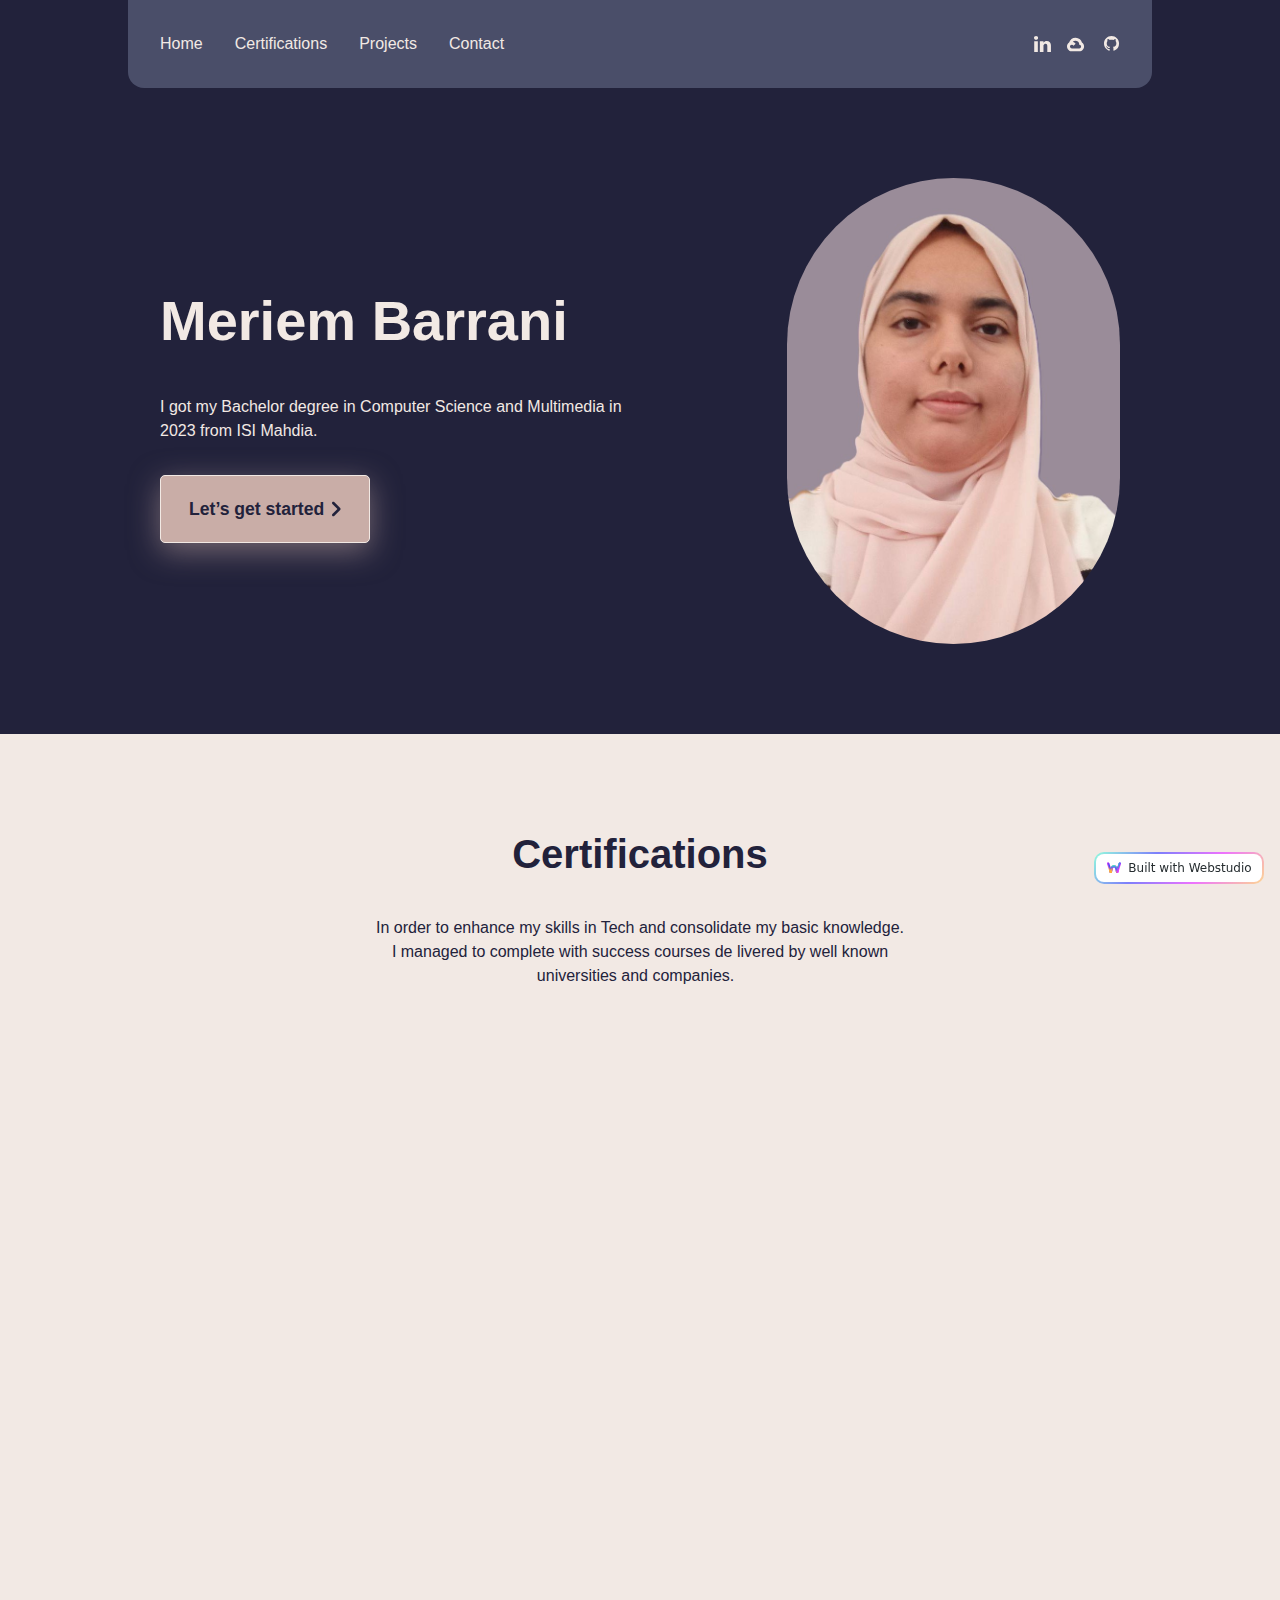
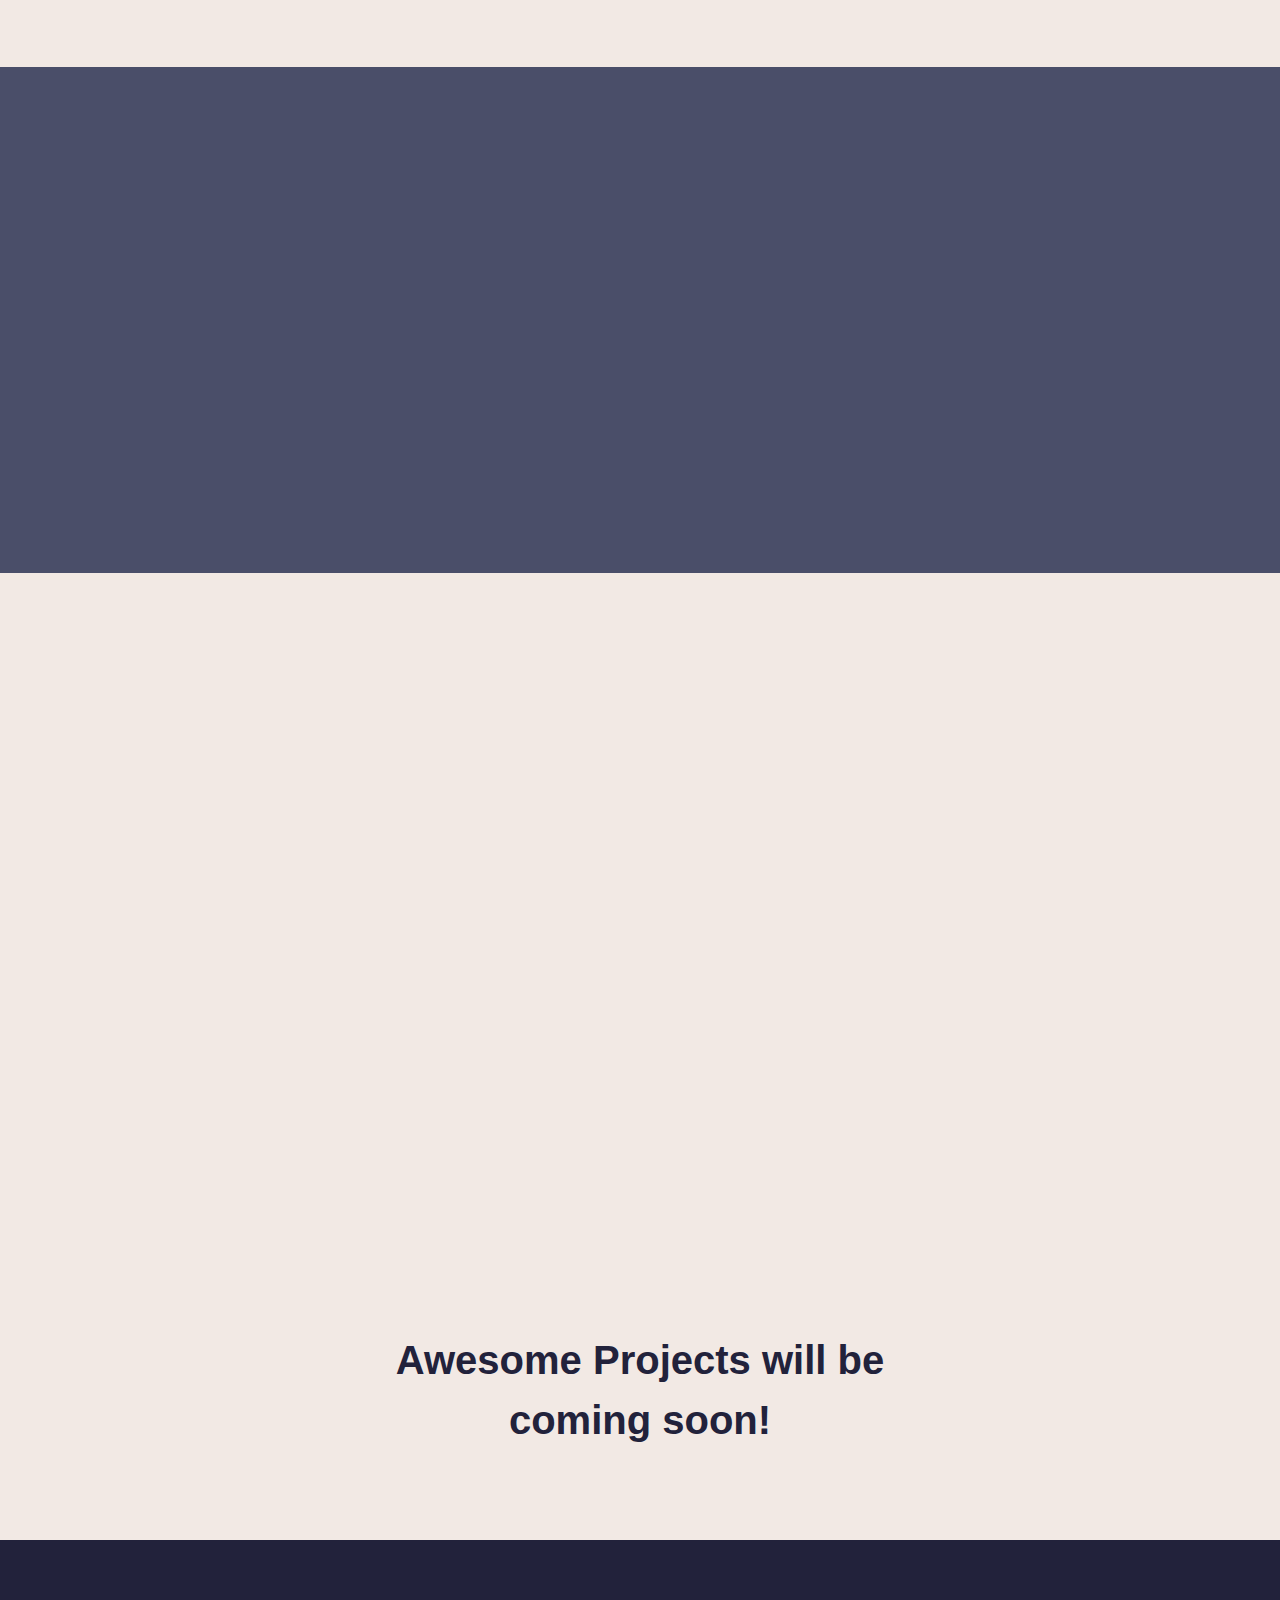
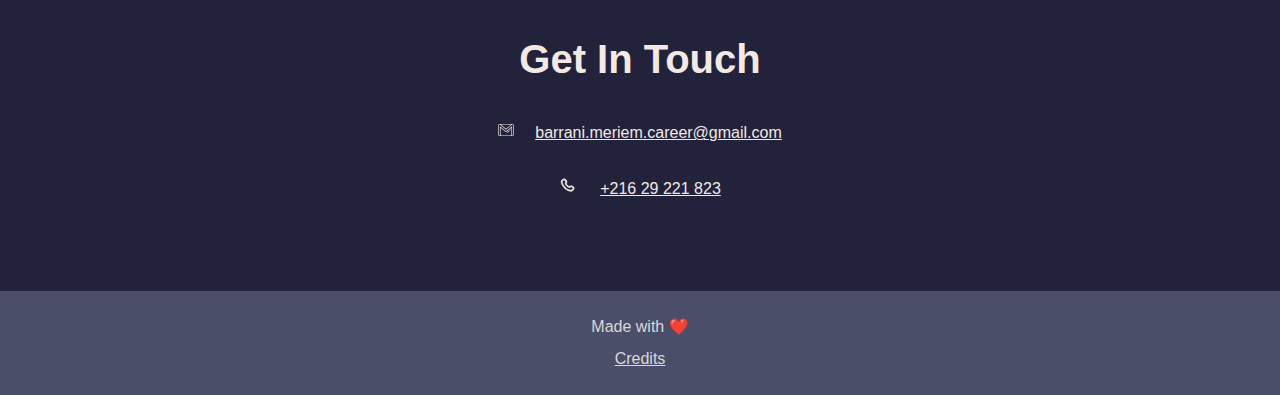
<file: index.html>
<!doctype html>
<html
  lang="en"
  data-ws-project="24d08259-b950-4dc8-ac27-e9f1c917d56d"
  data-ws-last-published="2025-06-17T09:34:29.410Z"
>
  <head>
    <link
      rel="stylesheet"
      type="text/css"
      href="/assets/static/app_generated_index-6937cd5a.DbFQgYVK.css"
    />
    <meta charset="UTF-8" />
    <meta name="viewport" content="width=device-width,initial-scale=1" />
    <link
      rel="preload"
      as="image"
      imagesrcset="/assets/meriem_-_Copy_mAiBX1eUb8ZjdTFqNgmzO.jpg 16w, /assets/meriem_-_Copy_mAiBX1eUb8ZjdTFqNgmzO.jpg 32w, /assets/meriem_-_Copy_mAiBX1eUb8ZjdTFqNgmzO.jpg 48w, /assets/meriem_-_Copy_mAiBX1eUb8ZjdTFqNgmzO.jpg 64w, /assets/meriem_-_Copy_mAiBX1eUb8ZjdTFqNgmzO.jpg 96w, /assets/meriem_-_Copy_mAiBX1eUb8ZjdTFqNgmzO.jpg 128w, /assets/meriem_-_Copy_mAiBX1eUb8ZjdTFqNgmzO.jpg 256w, /assets/meriem_-_Copy_mAiBX1eUb8ZjdTFqNgmzO.jpg 384w, /assets/meriem_-_Copy_mAiBX1eUb8ZjdTFqNgmzO.jpg 640w, /assets/meriem_-_Copy_mAiBX1eUb8ZjdTFqNgmzO.jpg 750w, /assets/meriem_-_Copy_mAiBX1eUb8ZjdTFqNgmzO.jpg 828w, /assets/meriem_-_Copy_mAiBX1eUb8ZjdTFqNgmzO.jpg 1080w, /assets/meriem_-_Copy_mAiBX1eUb8ZjdTFqNgmzO.jpg 1200w, /assets/meriem_-_Copy_mAiBX1eUb8ZjdTFqNgmzO.jpg 1920w"
      imagesizes="100vw"
    />
    <meta property="og:url" content="https://url/" />
    <title>Personal Portfolio Template</title>
    <meta property="og:title" content="Personal Portfolio Template" />
    <meta
      name="description"
      content="Portoflio of my work and customer stories."
    />
    <meta
      property="og:description"
      content="Portoflio of my work and customer stories."
    />
    <meta property="og:type" content="website" />
    <meta property="og:image" />
    <meta property="twitter:card" content="summary_large_image" />
    <link rel="icon" href="/assets/logo_r1qaJQiri6sK3rPyq-Sar.svg" />
  </head>
  <body class="w-body">
    <div class="w-box">
      <div style="display: contents">
        <div style="display: contents">
          <div class="w-html-embed">
            <style>
              * {
                /* Remove preset margins on everything so they can be applied where we want. */
                margin: 0;
                /* Make links scroll to their sections smoothly. */
                scroll-behavior: smooth;
              }
            </style>
          </div>
          <div class="w-box c130qyz3">
            <nav
              class="w-box c1357293 c9jnjeu c5tmc3l c1ldum37 czr2pxy c155uc7w cry9bxc c1lxiyww ca4qjwu c1cdc69r c1e5l06w c1kujfpy c1vfv5ml c18v2pa2 c1gut7ra cvyaqlm c5dy17i c1hsfuam c12jt7do cc3dq2t"
            >
              <div style="display: contents">
                <div style="display: contents">
                  <div
                    class="w-box cry9bxc c1qyy4dh c18v2pa2 c10zkoym ct8c5y2 c15cml01 c10x096o c1rstvfo"
                  >
                    <a
                      href="/"
                      class="w-link c1b44psv csru8nn c1hz2opz c1c9nyn co9inq6 c18nx7en c13zjl4p c135vpv5 c1qyy4dh ct02u4h cl60rel c1ib9cr2 cb06ied"
                      >Home</a
                    ><a
                      href="/#casestudies"
                      class="w-link c1b44psv csru8nn c1hz2opz c1c9nyn co9inq6 c18nx7en c13zjl4p c135vpv5 c1qyy4dh ct02u4h cl60rel c1ib9cr2 cb06ied"
                      >Certifications</a
                    ><a
                      href="/#projects"
                      class="w-link c1b44psv csru8nn c1hz2opz c1c9nyn co9inq6 c18nx7en c13zjl4p c135vpv5 c1qyy4dh ct02u4h cl60rel c1ib9cr2 cb06ied"
                      >Projects</a
                    ><a
                      href="/#contact"
                      class="w-link c1b44psv csru8nn c1hz2opz c1c9nyn co9inq6 c18nx7en c13zjl4p c135vpv5 c1qyy4dh ct02u4h cl60rel c1ib9cr2 cb06ied"
                      >Contact</a
                    >
                  </div>
                  <div
                    class="w-box cry9bxc ce5h5qp csadq8m c1qyy4dh ct02u4h ck3ozxv c1rstvfo c10x096o"
                  >
                    <a
                      aria-label="LinkedIn"
                      href="https://www.linkedin.com/in/meriem-barrani-55567212b/"
                      target="_blank"
                      class="w-link c1b44psv csru8nn c1hz2opz c1c9nyn co9inq6 c18nx7en c13zjl4p c135vpv5 c1qyy4dh ct02u4h cl60rel c1ib9cr2 cb06ied"
                      ><div class="w-html-embed csru8nn cblpe2z c1y0z7zr">
                        <svg
                          width="100%"
                          height="100%"
                          viewBox="0 0 18 17"
                          fill="none"
                          xmlns="http://www.w3.org/2000/svg"
                        >
                          <path
                            d="M0 1.97499C0 1.40259 0.202708 0.930366 0.608108 0.558324C1.01351 0.186265 1.54055 0.000244141 2.18919 0.000244141C2.82626 0.000244141 3.34169 0.183397 3.73552 0.549738C4.14092 0.927515 4.34363 1.41976 4.34363 2.0265C4.34363 2.576 4.14672 3.0339 3.7529 3.40024C3.3475 3.77802 2.81467 3.9669 2.15444 3.9669H2.13707C1.49999 3.9669 0.984562 3.77802 0.590734 3.40024C0.196905 3.02246 0 2.54737 0 1.97499ZM0.225869 17.0002V5.52953H4.08301V17.0002H0.225869ZM6.22008 17.0002H10.0772V10.5952C10.0772 10.1945 10.1236 9.8854 10.2162 9.6679C10.3784 9.27867 10.6245 8.94954 10.9546 8.68053C11.2847 8.4115 11.6988 8.277 12.1969 8.277C13.4942 8.277 14.1429 9.1413 14.1429 10.8699V17.0002H18V10.4235C18 8.72918 17.5946 7.44417 16.7838 6.56842C15.973 5.69266 14.9016 5.25478 13.5695 5.25478C12.0753 5.25478 10.9112 5.89013 10.0772 7.16084V7.19518H10.0598L10.0772 7.16084V5.52953H6.22008C6.24324 5.89585 6.25483 7.0349 6.25483 8.94669C6.25483 10.8585 6.24324 13.543 6.22008 17.0002Z"
                            fill="currentColor"
                          ></path>
                        </svg></div></a
                    ><a
                      aria-label="Google Cloud"
                      href="https://www.cloudskillsboost.google/public_profiles/500ed3ab-5bc2-40ff-aa4c-abb510eca97d"
                      target="_blank"
                      class="w-link c1b44psv csru8nn c1hz2opz c1c9nyn co9inq6 c18nx7en c13zjl4p c135vpv5 c1qyy4dh ct02u4h cl60rel c1ib9cr2 cb06ied"
                      ><div class="w-html-embed csru8nn cblpe2z c1y0z7zr">
                        <svg
                          width="100%"
                          height="100%"
                          viewBox="0 0 40 30"
                          fill="none"
                          xmlns="http://www.w3.org/2000/svg"
                        >
                          <path
                            d="M16.255 3.172c-5.729-0.13-10.813 3.661-12.313 9.193 0.068-0.026-0.073 0.016 0 0-5.167 3.401-5.229 10.812-0.328 14.589l0.005-0.010-0.010 0.042c1.568 1.182 3.474 1.813 5.438 1.807h6.896l0.042 0.036h6.922c8.917 0.073 12.5-11.469 5.115-16.464-0.635-2.349-1.943-4.458-3.76-6.068l-0.057 0.057 0.005-0.068c-2.203-1.943-5.021-3.047-7.953-3.115zM15.776 8.703c1.656-0.057 3.359 0.49 4.646 1.531 1.609 1.344 2.526 3.344 2.484 5.438v0.693c4.708-0.094 4.708 7.016 0 6.922h-6.922l-0.010 0.010v-0.052h-6.927c-0.49 0-0.974-0.104-1.422-0.307-2.203-0.995-2.729-3.891-1.021-5.604 1.714-1.708 4.604-1.182 5.604 1.021l4.016-4.016c-1.333-1.74-3.26-2.932-5.411-3.354 0.026-0.010 0.052-0.031 0.073-0.026 1.26-1.385 3.026-2.198 4.896-2.255z"
                            fill="currentColor"
                          ></path>
                        </svg></div></a
                    ><a
                      aria-label="GitHub"
                      href="https://github.com/meriem97"
                      target="_blank"
                      class="w-link c1b44psv csru8nn c1hz2opz c1c9nyn co9inq6 c18nx7en c13zjl4p c135vpv5 c1qyy4dh ct02u4h cl60rel c1ib9cr2 cb06ied"
                      ><div class="w-html-embed csru8nn cblpe2z c1y0z7zr">
                        <svg
                          xmlns="http://www.w3.org/2000/svg"
                          width="100%"
                          height="100%"
                          fill="currentColor"
                          class="bi bi-github"
                          viewBox="0 0 17 17"
                        >
                          <path
                            d="M8 0C3.58 0 0 3.58 0 8c0 3.54 2.29 6.53 5.47 7.59.4.07.55-.17.55-.38 0-.19-.01-.82-.01-1.49-2.01.37-2.53-.49-2.69-.94-.09-.23-.48-.94-.82-1.13-.28-.15-.68-.52-.01-.53.63-.01 1.08.58 1.23.82.72 1.21 1.87.87 2.33.66.07-.52.28-.87.51-1.07-1.78-.2-3.64-.89-3.64-3.95 0-.87.31-1.59.82-2.15-.08-.2-.36-1.02.08-2.12 0 0 .67-.21 2.2.82.64-.18 1.32-.27 2-.27.68 0 1.36.09 2 .27 1.53-1.04 2.2-.82 2.2-.82.44 1.1.16 1.92.08 2.12.51.56.82 1.27.82 2.15 0 3.07-1.87 3.75-3.65 3.95.29.25.54.73.54 1.48 0 1.07-.01 1.93-.01 2.2 0 .21.15.46.55.38A8.012 8.012 0 0 0 16 8c0-4.42-3.58-8-8-8z"
                          />
                        </svg></div
                    ></a>
                  </div>
                </div>
              </div>
            </nav>
            <div
              data-state="closed"
              class="w-collapsible cwvpjlf cx6c9kw c174sw29 czqy8m4 c4etu7w c10x096o c1fvno8n c18rgifh cscsz6x coh89bn"
            >
              <button
                type="button"
                aria-label="Open mobile menu"
                class="w-button c1b44psv cl8m66n c1b2tb9q c1xm4ef6 c1j33arz c1r2vfc1 ccfzz03 cub2gss cgcvr98 c1xjllne c135vpv5 ckm1y83 csru8nn c1md20bl c1e892th c1qyy4dh ct02u4h c1nouzdk c1hz2opz c1c9nyn co9inq6 c18nx7en c13zjl4p c1cb3y4c c1h3d6dm c10psuuk cl60rel c1ib9cr2 cb06ied cv7lanz c1q2ekan cngthtj ckqzz7r"
                aria-controls="radix-:R56:"
                aria-expanded="false"
                data-state="closed"
              >
                <div class="w-html-embed">
                  <svg
                    xmlns="http://www.w3.org/2000/svg"
                    width="100%"
                    height="100%"
                    viewBox="0 0 24 24"
                    fill="none"
                    stroke="currentColor"
                    stroke-width="2"
                    stroke-linecap="round"
                    stroke-linejoin="round"
                    class="lucide lucide-menu"
                  >
                    <line x1="4" x2="20" y1="12" y2="12"></line>
                    <line x1="4" x2="20" y1="6" y2="6"></line>
                    <line x1="4" x2="20" y1="18" y2="18"></line>
                  </svg>
                </div>
              </button>
              <div
                data-state="closed"
                id="radix-:R56:"
                hidden=""
                data-ani="expand"
                class="w-collapsible-content"
              ></div>
            </div>
          </div>
        </div>
      </div>
      <main class="w-box">
        <section class="w-box cna0hdz c1mzb2kd c130qyz3 cqlgvkl c82o5tr">
          <div
            class="w-box c1357293 c9jnjeu c5tmc3l c1ldum37 czr2pxy c155uc7w copqmak c1lfjoq7 czt6zfr cen6rs1 c109i5bh c1qyy4dh cx6c9kw c174sw29"
          >
            <div
              class="w-box cry9bxc c1lfjoq7 c16xs6ny ct02u4h c10zkoym ct8c5y2"
            >
              <h1 class="w-heading c11nr3ex c11dowh9 c1b44psv c8ys3vy">
                Meriem Barrani
              </h1>
              <div class="w-box cwvpjlf c149s0mc">
                <div style="display: block"></div>
              </div>
              <p class="w-paragraph c1rco612 c1bd9ep2">
                I got my Bachelor degree in Computer Science and Multimedia in
                2023 from ISI Mahdia.
              </p>
              <a
                href="/#casestudies"
                class="w-link c12y6bqh cl8m66n cihfpxt cb4vmi8 c1j33arz c1r2vfc1 ccfzz03 cub2gss cgcvr98 c1xjllne c135vpv5 ckm1y83 csru8nn c1md20bl c1e892th c1qyy4dh ct02u4h c1nouzdk c1hz2opz c1c9nyn co9inq6 c18nx7en c13zjl4p c1cb3y4c c1h3d6dm c10psuuk cl60rel c1ib9cr2 cb06ied c166a9ix c1q451e9 ctbmw14 cqb68wb"
                ><span class="w-text">Let’s get started</span>
                <div class="w-html-embed csru8nn cblpe2z c1y0z7zr">
                  <svg
                    width="100%"
                    height="100%"
                    viewBox="0 0 6 11"
                    fill="none"
                    xmlns="http://www.w3.org/2000/svg"
                  >
                    <path
                      d="M5.63335 4.87364L1.51379 0.759206C1.16776 0.413598 0.605566 0.413598 0.259528 0.759206C-0.0865095 1.10481 -0.0865095 1.66631 0.259528 2.01191L3.75196 5.5L0.259528 8.9881C-0.0865095 9.3337 -0.0865095 9.8952 0.259528 10.2408C0.432545 10.4136 0.65957 10.5 0.886652 10.5C1.11373 10.5 1.34078 10.4136 1.51378 10.2408L5.63333 6.12637C5.97937 5.78076 5.97937 5.21927 5.63333 4.87366L5.63335 4.87364Z"
                      fill="currentColor"
                    ></path>
                  </svg></div
              ></a>
            </div>
            <div class="w-box cc3dq2t">
              <div style="display: contents">
                <div style="display: contents">
                  <img
                    alt="Picture of me"
                    width="693"
                    height="972"
                    src="/assets/meriem_-_Copy_mAiBX1eUb8ZjdTFqNgmzO.jpg"
                    class="w-image c57yvzh c1nj04wn c1nitjp7 c195lvp6 c1hr6a6t"
                    sizes="100vw"
                    srcset="
                      /assets/meriem_-_Copy_mAiBX1eUb8ZjdTFqNgmzO.jpg   16w,
                      /assets/meriem_-_Copy_mAiBX1eUb8ZjdTFqNgmzO.jpg   32w,
                      /assets/meriem_-_Copy_mAiBX1eUb8ZjdTFqNgmzO.jpg   48w,
                      /assets/meriem_-_Copy_mAiBX1eUb8ZjdTFqNgmzO.jpg   64w,
                      /assets/meriem_-_Copy_mAiBX1eUb8ZjdTFqNgmzO.jpg   96w,
                      /assets/meriem_-_Copy_mAiBX1eUb8ZjdTFqNgmzO.jpg  128w,
                      /assets/meriem_-_Copy_mAiBX1eUb8ZjdTFqNgmzO.jpg  256w,
                      /assets/meriem_-_Copy_mAiBX1eUb8ZjdTFqNgmzO.jpg  384w,
                      /assets/meriem_-_Copy_mAiBX1eUb8ZjdTFqNgmzO.jpg  640w,
                      /assets/meriem_-_Copy_mAiBX1eUb8ZjdTFqNgmzO.jpg  750w,
                      /assets/meriem_-_Copy_mAiBX1eUb8ZjdTFqNgmzO.jpg  828w,
                      /assets/meriem_-_Copy_mAiBX1eUb8ZjdTFqNgmzO.jpg 1080w,
                      /assets/meriem_-_Copy_mAiBX1eUb8ZjdTFqNgmzO.jpg 1200w,
                      /assets/meriem_-_Copy_mAiBX1eUb8ZjdTFqNgmzO.jpg 1920w
                    "
                    decoding="async"
                    loading="eager"
                  />
                </div>
              </div>
            </div>
          </div>
        </section>
        <section id="casestudies" class="w-box cna0hdz c1mzb2kd">
          <div
            class="w-box cry9bxc c1qyy4dh ct02u4h c1z0l37u c1ml0hr7 c1lfjoq7 c1qom380 c1rco612 c9jnjeu c1357293 c1qxlv6s c1yo8add"
          >
            <h2 class="w-heading c1dxq9cf c11dowh9 c12y6bqh c8ys3vy c1qom380">
              Certifications
            </h2>
            <p class="w-paragraph c1qom380 c12y6bqh">
              In order to enhance my skills in Tech and consolidate my basic
              knowledge. I managed to complete with success courses de livered
              by well known universities and companies.
            </p>
          </div>
          <div class="w-box cry9bxc c1lfjoq7 c1s46o9r cdczzub">
            <div
              class="w-box c1p8k1aa copqmak c1lxiyww c10zkoym ct8c5y2 c18v2pa2 c1qyy4dh c1f64byh cnmzd0k c1m8vxl0 cx6c9kw c13vvg1g"
            >
              <div
                data-ani="slide-right"
                class="w-box cry9bxc c1lfjoq7 c10zkoym ct8c5y2 ct02u4h c1mcu1jn c16xs6ny c55tx5g c1up98iv"
              >
                <div
                  class="w-box cry9bxc c1lfjoq7 c1z0l37u c1ml0hr7 c16xs6ny c1wt8a7g"
                >
                  <h3 class="w-heading cuoke4w c11dowh9 c12y6bqh c8ys3vy">
                    Fundamentals of Digital Marketing by Google Digital Garage
                  </h3>
                </div>
                <div class="w-box">
                  <a
                    href="https://skillshop.exceedlms.com/student/collection/1384851-fundamentals-of-digital-marketing"
                    target="_blank"
                    class="w-link c1a6lg5i c10zm77i c1b2tb9q c1xm4ef6 c1j33arz c1r2vfc1 ccfzz03 cub2gss cgcvr98 c1xjllne c135vpv5 caafw5v csru8nn c1md20bl c1e892th c1qyy4dh ct02u4h c1nouzdk c1hz2opz c1c9nyn co9inq6 c18nx7en c13zjl4p c1cb3y4c c1h3d6dm c17x0svh cl60rel c1ib9cr2 cb06ied c1ds4omx"
                    ><span class="w-text">Visit Course</span>
                    <div class="w-html-embed csru8nn cblpe2z c1y0z7zr">
                      <svg
                        width="100%"
                        height="100%"
                        viewBox="0 0 6 11"
                        fill="none"
                        xmlns="http://www.w3.org/2000/svg"
                      >
                        <path
                          d="M5.63335 4.87364L1.51379 0.759206C1.16776 0.413598 0.605566 0.413598 0.259528 0.759206C-0.0865095 1.10481 -0.0865095 1.66631 0.259528 2.01191L3.75196 5.5L0.259528 8.9881C-0.0865095 9.3337 -0.0865095 9.8952 0.259528 10.2408C0.432545 10.4136 0.65957 10.5 0.886652 10.5C1.11373 10.5 1.34078 10.4136 1.51378 10.2408L5.63333 6.12637C5.97937 5.78076 5.97937 5.21927 5.63333 4.87366L5.63335 4.87364Z"
                          fill="currentColor"
                        ></path>
                      </svg></div
                  ></a>
                </div>
              </div>
              <div
                data-ani="slide-left"
                class="w-box ci53mle clrud0y cau8wgn cnmzd0k czal696"
              >
                <img
                  alt="Laptop on desk"
                  width="980"
                  height="761"
                  src="/assets/Screenshot_2025-06-16_111430_OFc4dDuDBC2SaXH2pgAmL.png"
                  class="w-image cr8yqfm c1ufwdzl c5blvcv cml0h3f crf3ls2 c1gxuxwl c57idyp"
                  sizes="100vw"
                  srcset="
                    /assets/Screenshot_2025-06-16_111430_OFc4dDuDBC2SaXH2pgAmL.png   16w,
                    /assets/Screenshot_2025-06-16_111430_OFc4dDuDBC2SaXH2pgAmL.png   32w,
                    /assets/Screenshot_2025-06-16_111430_OFc4dDuDBC2SaXH2pgAmL.png   48w,
                    /assets/Screenshot_2025-06-16_111430_OFc4dDuDBC2SaXH2pgAmL.png   64w,
                    /assets/Screenshot_2025-06-16_111430_OFc4dDuDBC2SaXH2pgAmL.png   96w,
                    /assets/Screenshot_2025-06-16_111430_OFc4dDuDBC2SaXH2pgAmL.png  128w,
                    /assets/Screenshot_2025-06-16_111430_OFc4dDuDBC2SaXH2pgAmL.png  256w,
                    /assets/Screenshot_2025-06-16_111430_OFc4dDuDBC2SaXH2pgAmL.png  384w,
                    /assets/Screenshot_2025-06-16_111430_OFc4dDuDBC2SaXH2pgAmL.png  640w,
                    /assets/Screenshot_2025-06-16_111430_OFc4dDuDBC2SaXH2pgAmL.png  750w,
                    /assets/Screenshot_2025-06-16_111430_OFc4dDuDBC2SaXH2pgAmL.png  828w,
                    /assets/Screenshot_2025-06-16_111430_OFc4dDuDBC2SaXH2pgAmL.png 1080w,
                    /assets/Screenshot_2025-06-16_111430_OFc4dDuDBC2SaXH2pgAmL.png 1200w,
                    /assets/Screenshot_2025-06-16_111430_OFc4dDuDBC2SaXH2pgAmL.png 1920w,
                    /assets/Screenshot_2025-06-16_111430_OFc4dDuDBC2SaXH2pgAmL.png 2048w
                  "
                  decoding="async"
                  loading="lazy"
                />
              </div>
            </div>
            <div
              class="w-box c10zm77i copqmak c1lxiyww c10zkoym ct8c5y2 c18v2pa2 c1qyy4dh c1f64byh cx6c9kw c174sw29 cty47r c1f1dcl"
            >
              <div
                data-ani="slide-right"
                class="w-box c1up98iv c1lzcpx9 ce01mmh c1ypj7bl c5hdgaj"
              >
                <img
                  alt="creator studio"
                  width="1056"
                  height="815"
                  src="/assets/Screenshot_2025-06-16_111656_AjH2VVQ8nLi4OwrzsSkE9.png"
                  class="w-image cr8yqfm c1ufwdzl c5blvcv cml0h3f crf3ls2 c1gxuxwl c57idyp"
                  sizes="100vw"
                  srcset="
                    /assets/Screenshot_2025-06-16_111656_AjH2VVQ8nLi4OwrzsSkE9.png   16w,
                    /assets/Screenshot_2025-06-16_111656_AjH2VVQ8nLi4OwrzsSkE9.png   32w,
                    /assets/Screenshot_2025-06-16_111656_AjH2VVQ8nLi4OwrzsSkE9.png   48w,
                    /assets/Screenshot_2025-06-16_111656_AjH2VVQ8nLi4OwrzsSkE9.png   64w,
                    /assets/Screenshot_2025-06-16_111656_AjH2VVQ8nLi4OwrzsSkE9.png   96w,
                    /assets/Screenshot_2025-06-16_111656_AjH2VVQ8nLi4OwrzsSkE9.png  128w,
                    /assets/Screenshot_2025-06-16_111656_AjH2VVQ8nLi4OwrzsSkE9.png  256w,
                    /assets/Screenshot_2025-06-16_111656_AjH2VVQ8nLi4OwrzsSkE9.png  384w,
                    /assets/Screenshot_2025-06-16_111656_AjH2VVQ8nLi4OwrzsSkE9.png  640w,
                    /assets/Screenshot_2025-06-16_111656_AjH2VVQ8nLi4OwrzsSkE9.png  750w,
                    /assets/Screenshot_2025-06-16_111656_AjH2VVQ8nLi4OwrzsSkE9.png  828w,
                    /assets/Screenshot_2025-06-16_111656_AjH2VVQ8nLi4OwrzsSkE9.png 1080w,
                    /assets/Screenshot_2025-06-16_111656_AjH2VVQ8nLi4OwrzsSkE9.png 1200w,
                    /assets/Screenshot_2025-06-16_111656_AjH2VVQ8nLi4OwrzsSkE9.png 1920w,
                    /assets/Screenshot_2025-06-16_111656_AjH2VVQ8nLi4OwrzsSkE9.png 2048w,
                    /assets/Screenshot_2025-06-16_111656_AjH2VVQ8nLi4OwrzsSkE9.png 3840w
                  "
                  decoding="async"
                  loading="lazy"
                />
              </div>
              <div
                data-ani="slide-left"
                class="w-box cry9bxc c1lfjoq7 c10zkoym ct8c5y2 ct02u4h c1mcu1jn c16xs6ny c1o8klnv clrud0y c1m7y262 ci53mle cgrxgla c1ltjhqn"
              >
                <div
                  class="w-box cry9bxc c1lfjoq7 c1z0l37u c1ml0hr7 c16xs6ny c1wt8a7g"
                >
                  <h3
                    class="w-heading cuoke4w c11dowh9 cow0ixc c8ys3vy c3jg9gj"
                  >
                    Learning How to Learn: Powerful mental tools to help you
                    master tough subjects
                  </h3>
                </div>
                <div class="w-box">
                  <a
                    href="https://www.coursera.org/learn/learning-how-to-learn"
                    target="_blank"
                    class="w-link c1b44psv cz4drm4 c1b2tb9q c1xm4ef6 c1j33arz c1r2vfc1 ccfzz03 cub2gss cgcvr98 c1xjllne c135vpv5 caafw5v csru8nn c1md20bl c1e892th c1qyy4dh ct02u4h c1nouzdk c1hz2opz c1c9nyn co9inq6 c18nx7en c13zjl4p c1cb3y4c c1h3d6dm c1hsneur cl60rel c1ib9cr2 cb06ied c1fvsv4d"
                    ><span class="w-text cxv3vpq c1llqm3g">Visit Course</span>
                    <div
                      class="w-html-embed csru8nn cblpe2z c1y0z7zr c1llqm3g cxv3vpq"
                    >
                      <svg
                        width="100%"
                        height="100%"
                        viewBox="0 0 6 11"
                        fill="none"
                        xmlns="http://www.w3.org/2000/svg"
                      >
                        <path
                          d="M5.63335 4.87364L1.51379 0.759206C1.16776 0.413598 0.605566 0.413598 0.259528 0.759206C-0.0865095 1.10481 -0.0865095 1.66631 0.259528 2.01191L3.75196 5.5L0.259528 8.9881C-0.0865095 9.3337 -0.0865095 9.8952 0.259528 10.2408C0.432545 10.4136 0.65957 10.5 0.886652 10.5C1.11373 10.5 1.34078 10.4136 1.51378 10.2408L5.63333 6.12637C5.97937 5.78076 5.97937 5.21927 5.63333 4.87366L5.63335 4.87364Z"
                          fill="currentColor"
                        ></path>
                      </svg></div
                  ></a>
                </div>
              </div>
            </div>
            <div
              class="w-box c1p8k1aa copqmak c1lxiyww c10zkoym ct8c5y2 c18v2pa2 c1qyy4dh c1f64byh cx6c9kw c13vvg1g"
            >
              <div
                data-ani="slide-right"
                class="w-box cry9bxc c1lfjoq7 c10zkoym ct8c5y2 ct02u4h c1mcu1jn c16xs6ny c55tx5g c1up98iv"
              >
                <div
                  class="w-box cry9bxc c1lfjoq7 c1z0l37u c1ml0hr7 c16xs6ny c1wt8a7g"
                >
                  <h3 class="w-heading cuoke4w c11dowh9 c12y6bqh c8ys3vy">
                    CS50 Python by harvard
                  </h3>
                </div>
                <div class="w-box">
                  <a
                    href="https://cs50.harvard.edu/python/2022/"
                    target="_blank"
                    class="w-link c1b44psv c10zm77i c1b2tb9q c1xm4ef6 c1j33arz c1r2vfc1 ccfzz03 cub2gss cgcvr98 c1xjllne c135vpv5 caafw5v csru8nn c1md20bl c1e892th c1qyy4dh ct02u4h c1nouzdk c1hz2opz c1c9nyn co9inq6 c18nx7en c13zjl4p c1cb3y4c c1h3d6dm c10psuuk cl60rel c1ib9cr2 cb06ied c1ds4omx"
                    ><span class="w-text">Visit Course</span>
                    <div class="w-html-embed csru8nn cblpe2z c1y0z7zr">
                      <svg
                        width="100%"
                        height="100%"
                        viewBox="0 0 6 11"
                        fill="none"
                        xmlns="http://www.w3.org/2000/svg"
                      >
                        <path
                          d="M5.63335 4.87364L1.51379 0.759206C1.16776 0.413598 0.605566 0.413598 0.259528 0.759206C-0.0865095 1.10481 -0.0865095 1.66631 0.259528 2.01191L3.75196 5.5L0.259528 8.9881C-0.0865095 9.3337 -0.0865095 9.8952 0.259528 10.2408C0.432545 10.4136 0.65957 10.5 0.886652 10.5C1.11373 10.5 1.34078 10.4136 1.51378 10.2408L5.63333 6.12637C5.97937 5.78076 5.97937 5.21927 5.63333 4.87366L5.63335 4.87364Z"
                          fill="currentColor"
                        ></path>
                      </svg></div
                  ></a>
                </div>
              </div>
              <div
                data-ani="slide-left"
                class="w-box ci53mle clrud0y c1o8klnv c1svg9ka cbtqnpq"
              >
                <img
                  alt="Screen behind plant"
                  width="2112"
                  height="1632"
                  src="/assets/CS50P_size_letter_8dMHQ8ux_a83Odd4OmxNi.png"
                  class="w-image cr8yqfm c1ufwdzl c5blvcv cml0h3f crf3ls2 c1gxuxwl c57idyp"
                  sizes="100vw"
                  srcset="
                    /assets/CS50P_size_letter_8dMHQ8ux_a83Odd4OmxNi.png   16w,
                    /assets/CS50P_size_letter_8dMHQ8ux_a83Odd4OmxNi.png   32w,
                    /assets/CS50P_size_letter_8dMHQ8ux_a83Odd4OmxNi.png   48w,
                    /assets/CS50P_size_letter_8dMHQ8ux_a83Odd4OmxNi.png   64w,
                    /assets/CS50P_size_letter_8dMHQ8ux_a83Odd4OmxNi.png   96w,
                    /assets/CS50P_size_letter_8dMHQ8ux_a83Odd4OmxNi.png  128w,
                    /assets/CS50P_size_letter_8dMHQ8ux_a83Odd4OmxNi.png  256w,
                    /assets/CS50P_size_letter_8dMHQ8ux_a83Odd4OmxNi.png  384w,
                    /assets/CS50P_size_letter_8dMHQ8ux_a83Odd4OmxNi.png  640w,
                    /assets/CS50P_size_letter_8dMHQ8ux_a83Odd4OmxNi.png  750w,
                    /assets/CS50P_size_letter_8dMHQ8ux_a83Odd4OmxNi.png  828w,
                    /assets/CS50P_size_letter_8dMHQ8ux_a83Odd4OmxNi.png 1080w,
                    /assets/CS50P_size_letter_8dMHQ8ux_a83Odd4OmxNi.png 1200w,
                    /assets/CS50P_size_letter_8dMHQ8ux_a83Odd4OmxNi.png 1920w,
                    /assets/CS50P_size_letter_8dMHQ8ux_a83Odd4OmxNi.png 2048w,
                    /assets/CS50P_size_letter_8dMHQ8ux_a83Odd4OmxNi.png 3840w
                  "
                  decoding="async"
                  loading="lazy"
                />
              </div>
            </div>
          </div>
        </section>
        <section id="projects" class="w-box cna0hdz c1mzb2kd c13lm6wq">
          <div
            class="w-box c1357293 c9jnjeu c5tmc3l c1ldum37 czr2pxy c155uc7w cry9bxc c1lfjoq7 ca4qjwu c1cdc69r"
          >
            <div
              class="w-box cry9bxc c1qyy4dh ct02u4h c1z0l37u c1ml0hr7 c1lfjoq7 c1qom380 c1rco612 c9jnjeu c1357293"
            >
              <h2 class="w-heading c1dxq9cf c11dowh9 c12y6bqh c8ys3vy c1qom380">
                Awesome Projects will be coming soon!
              </h2>
            </div>
          </div>
        </section>
      </main>
      <div style="display: contents">
        <div style="display: contents">
          <footer id="contact" class="w-box c130qyz3 cqlgvkl c82o5tr">
            <div
              class="w-box c1357293 c9jnjeu c5tmc3l c1ldum37 czr2pxy c155uc7w cry9bxc c1lfjoq7 ca4qjwu c1cdc69r cna0hdz c1mzb2kd"
            >
              <div
                class="w-box cry9bxc c1qyy4dh ct02u4h c1z0l37u c1ml0hr7 c1lfjoq7 c1qom380 c1rco612 c9jnjeu c1357293"
              >
                <h2 class="w-heading c1dxq9cf c11dowh9 c1b44psv c8ys3vy">
                  Get In Touch
                </h2>
                <a
                  href="mailto:barrani.meriem.career@gmail.com"
                  target="_blank"
                  class="w-element cir85gx cow0ixc"
                  ><div
                    class="w-html-embed csru8nn cblpe2z c1y0z7zr cl4bapb c13qqaub"
                  >
                    <svg
                      fill="#F2E9E4"
                      height="100%"
                      width="100%"
                      version="1.1"
                      id="Layer_1"
                      xmlns="http://www.w3.org/2000/svg"
                      xmlns:xlink="http://www.w3.org/1999/xlink"
                      viewBox="0 0 512 512"
                      xml:space="preserve"
                      stroke="#F2E9E4"
                    >
                      <g id="SVGRepo_bgCarrier" stroke-width="0"></g>
                      <g
                        id="SVGRepo_tracerCarrier"
                        stroke-linecap="round"
                        stroke-linejoin="round"
                      ></g>
                      <g id="SVGRepo_iconCarrier">
                        <g>
                          <g>
                            <path
                              d="M410.272,243.145c-3.63-4.486-10.211-5.179-14.695-1.548l-3.636,2.942c-4.485,3.631-5.177,10.211-1.546,14.696 c2.066,2.551,5.083,3.875,8.128,3.875c2.309,0,4.634-0.762,6.568-2.328l3.635-2.942 C413.21,254.209,413.903,247.63,410.272,243.145z"
                            ></path>
                          </g>
                        </g>
                        <g>
                          <g>
                            <path
                              d="M380.363,267.357c-3.63-4.486-10.211-5.179-14.695-1.549l-74.708,59.674c-4.485,3.631-5.177,10.21-1.546,14.695 c2.064,2.551,5.082,3.875,8.127,3.875c2.309,0,4.634-0.762,6.568-2.327l74.708-59.674 C383.301,278.421,383.994,271.843,380.363,267.357z"
                            ></path>
                          </g>
                        </g>
                        <g>
                          <g>
                            <path
                              d="M449.742,62.685H62.258C27.929,62.685,0,90.614,0,124.942v262.117c0,34.329,27.929,62.257,62.258,62.257h387.484 c34.33,0,62.258-27.928,62.258-62.257V124.942C512,90.614,484.072,62.685,449.742,62.685z M419.912,83.582L255.859,216.19 L91.806,83.582H419.912z M428.126,428.418H83.592V184.382l165.712,133.49c3.826,3.082,9.284,3.082,13.11,0l165.711-133.49V428.418 z M491.102,387.058c0,22.806-18.554,41.359-41.36,41.359h-0.717v-265.87c0-4.023-2.309-7.688-5.939-9.425 c-3.632-1.738-7.934-1.235-11.065,1.288L255.859,296.318L79.697,154.41c-3.134-2.523-7.438-3.026-11.065-1.288 c-3.63,1.737-5.939,5.402-5.939,9.425v265.87h-0.436c-22.805,0.001-41.359-18.553-41.359-41.358V124.942 c0-21.626,16.688-39.418,37.861-41.2l190.532,154.012c1.915,1.549,4.242,2.323,6.568,2.323c2.327,0,4.653-0.774,6.568-2.323 L452.983,83.721c21.295,1.66,38.119,19.507,38.119,41.22V387.058z"
                            ></path>
                          </g>
                        </g>
                      </g>
                    </svg>
                  </div>
                  <span
                    class="w-text cvgv9nf c1q89l5g c1k743eg cpwcxxl c1ep2tsb c5hdgaj cl4bapb c1xq2i9w"
                    >barrani.meriem.career@gmail.com</span
                  ></a
                ><a
                  href="tel:+216 29 221 823"
                  target="_blank"
                  class="w-element cir85gx cow0ixc"
                  ><div
                    class="w-html-embed csru8nn cblpe2z c1y0z7zr cl4bapb c13qqaub c15ofxyx c1lzcpx9"
                  >
                    <svg
                      viewBox="0 0 30 24"
                      fill="none"
                      xmlns="http://www.w3.org/2000/svg"
                      stroke="#f2e9e4"
                    >
                      <g id="SVGRepo_bgCarrier" stroke-width="0"></g>
                      <g
                        id="SVGRepo_tracerCarrier"
                        stroke-linecap="round"
                        stroke-linejoin="round"
                      ></g>
                      <g id="SVGRepo_iconCarrier">
                        <path
                          d="M16.1007 13.359L15.5719 12.8272H15.5719L16.1007 13.359ZM16.5562 12.9062L17.085 13.438H17.085L16.5562 12.9062ZM18.9728 12.5894L18.6146 13.2483L18.9728 12.5894ZM20.8833 13.628L20.5251 14.2869L20.8833 13.628ZM21.4217 16.883L21.9505 17.4148L21.4217 16.883ZM20.0011 18.2954L19.4723 17.7636L20.0011 18.2954ZM18.6763 18.9651L18.7459 19.7119H18.7459L18.6763 18.9651ZM8.81536 14.7266L9.34418 14.1947L8.81536 14.7266ZM4.00289 5.74561L3.2541 5.78816L3.2541 5.78816L4.00289 5.74561ZM10.4775 7.19738L11.0063 7.72922H11.0063L10.4775 7.19738ZM10.6342 4.54348L11.2346 4.09401L10.6342 4.54348ZM9.37326 2.85908L8.77286 3.30855V3.30855L9.37326 2.85908ZM6.26145 2.57483L6.79027 3.10667H6.79027L6.26145 2.57483ZM4.69185 4.13552L4.16303 3.60368H4.16303L4.69185 4.13552ZM12.0631 11.4972L12.5919 10.9654L12.0631 11.4972ZM16.6295 13.8909L17.085 13.438L16.0273 12.3743L15.5719 12.8272L16.6295 13.8909ZM18.6146 13.2483L20.5251 14.2869L21.2415 12.9691L19.331 11.9305L18.6146 13.2483ZM20.8929 16.3511L19.4723 17.7636L20.5299 18.8273L21.9505 17.4148L20.8929 16.3511ZM18.6067 18.2184C17.1568 18.3535 13.4056 18.2331 9.34418 14.1947L8.28654 15.2584C12.7186 19.6653 16.9369 19.8805 18.7459 19.7119L18.6067 18.2184ZM9.34418 14.1947C5.4728 10.3453 4.83151 7.10765 4.75168 5.70305L3.2541 5.78816C3.35456 7.55599 4.14863 11.144 8.28654 15.2584L9.34418 14.1947ZM10.7195 8.01441L11.0063 7.72922L9.9487 6.66555L9.66189 6.95073L10.7195 8.01441ZM11.2346 4.09401L9.97365 2.40961L8.77286 3.30855L10.0338 4.99296L11.2346 4.09401ZM5.73263 2.04299L4.16303 3.60368L5.22067 4.66736L6.79027 3.10667L5.73263 2.04299ZM10.1907 7.48257C9.66189 6.95073 9.66117 6.95144 9.66045 6.95216C9.66021 6.9524 9.65949 6.95313 9.659 6.95362C9.65802 6.95461 9.65702 6.95561 9.65601 6.95664C9.65398 6.95871 9.65188 6.96086 9.64972 6.9631C9.64539 6.96759 9.64081 6.97245 9.63599 6.97769C9.62634 6.98816 9.61575 7.00014 9.60441 7.01367C9.58174 7.04072 9.55605 7.07403 9.52905 7.11388C9.47492 7.19377 9.41594 7.2994 9.36589 7.43224C9.26376 7.70329 9.20901 8.0606 9.27765 8.50305C9.41189 9.36833 10.0078 10.5113 11.5343 12.0291L12.5919 10.9654C11.1634 9.54499 10.8231 8.68059 10.7599 8.27309C10.7298 8.07916 10.761 7.98371 10.7696 7.96111C10.7748 7.94713 10.7773 7.9457 10.7709 7.95525C10.7677 7.95992 10.7624 7.96723 10.7541 7.97708C10.75 7.98201 10.7451 7.98759 10.7394 7.99381C10.7365 7.99692 10.7335 8.00019 10.7301 8.00362C10.7285 8.00534 10.7268 8.00709 10.725 8.00889C10.7241 8.00979 10.7232 8.0107 10.7223 8.01162C10.7219 8.01208 10.7212 8.01278 10.7209 8.01301C10.7202 8.01371 10.7195 8.01441 10.1907 7.48257ZM11.5343 12.0291C13.0613 13.5474 14.2096 14.1383 15.0763 14.2713C15.5192 14.3392 15.8763 14.285 16.1472 14.1841C16.28 14.1346 16.3858 14.0763 16.4658 14.0227C16.5058 13.9959 16.5392 13.9704 16.5663 13.9479C16.5799 13.9367 16.5919 13.9262 16.6024 13.9166C16.6077 13.9118 16.6126 13.9073 16.6171 13.903C16.6194 13.9008 16.6215 13.8987 16.6236 13.8967C16.6246 13.8957 16.6256 13.8947 16.6266 13.8937C16.6271 13.8932 16.6279 13.8925 16.6281 13.8923C16.6288 13.8916 16.6295 13.8909 16.1007 13.359C15.5719 12.8272 15.5726 12.8265 15.5733 12.8258C15.5735 12.8256 15.5742 12.8249 15.5747 12.8244C15.5756 12.8235 15.5765 12.8226 15.5774 12.8217C15.5793 12.82 15.581 12.8183 15.5827 12.8166C15.5862 12.8133 15.5895 12.8103 15.5926 12.8074C15.5988 12.8018 15.6044 12.7969 15.6094 12.7929C15.6192 12.7847 15.6265 12.7795 15.631 12.7764C15.6403 12.7702 15.6384 12.773 15.6236 12.7785C15.5991 12.7876 15.501 12.8189 15.3038 12.7886C14.8905 12.7253 14.02 12.3853 12.5919 10.9654L11.5343 12.0291ZM9.97365 2.40961C8.95434 1.04802 6.94996 0.83257 5.73263 2.04299L6.79027 3.10667C7.32195 2.578 8.26623 2.63181 8.77286 3.30855L9.97365 2.40961ZM4.75168 5.70305C4.73201 5.35694 4.89075 4.9954 5.22067 4.66736L4.16303 3.60368C3.62571 4.13795 3.20329 4.89425 3.2541 5.78816L4.75168 5.70305ZM19.4723 17.7636C19.1975 18.0369 18.9029 18.1908 18.6067 18.2184L18.7459 19.7119C19.4805 19.6434 20.0824 19.2723 20.5299 18.8273L19.4723 17.7636ZM11.0063 7.72922C11.9908 6.7503 12.064 5.2019 11.2346 4.09401L10.0338 4.99295C10.4373 5.53193 10.3773 6.23938 9.9487 6.66555L11.0063 7.72922ZM20.5251 14.2869C21.3429 14.7315 21.4703 15.7769 20.8929 16.3511L21.9505 17.4148C23.2908 16.0821 22.8775 13.8584 21.2415 12.9691L20.5251 14.2869ZM17.085 13.438C17.469 13.0562 18.0871 12.9616 18.6146 13.2483L19.331 11.9305C18.2474 11.3414 16.9026 11.5041 16.0273 12.3743L17.085 13.438Z"
                          fill="#f2e9e4"
                        ></path>
                      </g>
                    </svg>
                  </div>
                  <span
                    class="w-text cvgv9nf c1q89l5g c1k743eg cpwcxxl c1ep2tsb c5hdgaj cl4bapb c1xq2i9w"
                    >+216 29 221 823</span
                  ></a
                >
              </div>
            </div>
            <div class="w-box c1e5l06w cup9vyi c1n5d942">
              <div
                class="w-box c1357293 c9jnjeu c5tmc3l c1ldum37 czr2pxy c155uc7w cry9bxc c1lfjoq7 c1md20bl c1e892th c1qyy4dh c1wt8a7g"
              >
                <div class="w-text c1qom380">Made with ❤️</div>
                <a
                  href="/credits"
                  class="w-link cd07aq5 cld4m44 c1hz2opz c1c9nyn co9inq6 c18nx7en c13zjl4p cl60rel c1ib9cr2 cb06ied"
                  >Credits</a
                >
              </div>
            </div>
          </footer>
          <a
            href="https://webstudio.is/"
            target="_blank"
            rel="nofollow"
            class="w-link cx7e777 cn12ej2 c1ngdwug c10yh23j c7f1npl c1sjzfnm c1trj0l7 cjqo3r0 cbuoy5w c393lej csxsvt6 c1oj4qw c183qt6d c1twgu0n c5r7m82 c1fhiulb cifio c1u7hg1c c1qqyhy5 c1mb8swa c1awhn4n c1qyy4dh ct02u4h csru8nn c135vpv5 c119suh8 cujxabw c17xbrdu c1lvufj2 c1oohece co9inq6 c18nx7en c13zjl4p ch9sscy c272dxa"
            ><img
              alt="Webstudio Logo"
              width="20"
              height="20"
              src="/assets/logo_r1qaJQiri6sK3rPyq-Sar.svg"
              class="w-image c13fq7lq c1ckxn0n"
              decoding="async"
              loading="lazy"
            /><span class="w-text">Built with Webstudio</span></a
          >
          <div style="display: contents">
            <div style="display: contents">
              <div class="w-html-embed">
                <style>
                  :root {
                    --ani-duration: var(--duration-default, 0.2s);
                    --ani-delay: 0s;
                    --ani-slide-offset: 20%;
                    --ani-zoom-in-scale: 1;
                    --ani-zoom-out-scale: 0.85;
                    --ani-flip-rotate: 30deg;
                    --ani-easing: var(--easing-default, ease);
                    --ani-fill-mode: forwards;
                  }
                  [data-ani]:not([data-ani-children]),
                  [data-ani-children]:not([data-ani-progress]) > * {
                    animation-duration: var(--ani-duration);
                    animation-delay: var(--ani-delay);
                    animation-timing-function: var(--ani-easing);
                    animation-fill-mode: var(--ani-fill-mode);
                    opacity: 0;
                  }
                  [data-ani-progress]:not([data-ani-children]),
                  [data-ani-children]:not([data-ani]) > * {
                    transition-property: opacity, transform;
                    transition-duration: var(--ani-duration);
                    transition-timing-function: var(--ani-easing);
                    opacity: 0;
                  }
                  @keyframes fadeIn {
                    from {
                      opacity: 0;
                    }
                    to {
                      opacity: 1;
                    }
                  }
                  @keyframes fadeOut {
                    from {
                      opacity: 1;
                    }
                    to {
                      opacity: 0;
                    }
                  }
                  [data-ani-children][data-ani="fade"] > .in,
                  [data-ani="fade"]:where(
                      .in:not([data-state]),
                      [data-state$="open"],
                      [data-state="active"]
                    ) {
                    animation-name: fadeIn;
                  }
                  [data-ani-children][data-ani="fade"] > .out,
                  [data-ani="fade"]:where(
                      .out:not([data-state]),
                      [data-state="closed"],
                      [data-state="inactive"]
                    ) {
                    animation-name: fadeOut;
                  }
                  @keyframes slideIn {
                    from {
                      opacity: 0;
                      translate: var(--ani-slide-transform);
                    }
                    to {
                      opacity: 1;
                      translate: none;
                    }
                  }
                  @keyframes slideOut {
                    from {
                      opacity: 1;
                      translate: none;
                    }
                    to {
                      opacity: 0;
                      translate: var(--ani-slide-transform);
                    }
                  }
                  [data-ani-children][data-ani|="slide"] > .in,
                  [data-ani|="slide"]:where(
                      .in:not([data-state]),
                      [data-state$="open"],
                      [data-state="active"]
                    ) {
                    animation-name: slideIn;
                  }
                  [data-ani-children][data-ani|="slide"] > .out,
                  [data-ani|="slide"]:where(
                      .out:not([data-state]),
                      [data-state="closed"],
                      [data-state="inactive"]
                    ) {
                    animation-name: slideOut;
                  }
                  [data-ani="slide-up"] {
                    --ani-slide-transform: 0 var(--ani-slide-offset);
                  }
                  [data-ani="slide-down"] {
                    --ani-slide-transform: 0 calc(-1 * var(--ani-slide-offset));
                  }
                  [data-ani="slide-left"] {
                    --ani-slide-transform: var(--ani-slide-offset);
                  }
                  [data-ani="slide-right"] {
                    --ani-slide-transform: calc(-1 * var(--ani-slide-offset));
                  }
                  @keyframes zoomIn {
                    from {
                      opacity: 0;
                      scale: var(--ani-zoom-out-scale);
                    }
                    to {
                      opacity: 1;
                      scale: 1;
                    }
                  }
                  @keyframes zoomOut {
                    from {
                      opacity: 1;
                      scale: 1;
                    }
                    to {
                      opacity: 0;
                      scale: var(--ani-zoom-in-scale);
                    }
                  }
                  [data-ani-children][data-ani="zoom"] > .in,
                  [data-ani|="zoom"]:where(
                      .in:not([data-state]),
                      [data-state$="open"],
                      [data-state="active"]
                    ) {
                    animation-name: zoomIn;
                  }
                  [data-ani-children][data-ani="zoom"] > .out,
                  [data-ani|="zoom"]:where(
                      .out:not([data-state]),
                      [data-state="closed"],
                      [data-state="inactive"]
                    ) {
                    animation-name: zoomOut;
                  }
                  [data-ani-children][data-ani-progress="zoom"] > *,
                  [data-ani-progress="zoom"]:not([data-ani-children]) {
                    transform: scale(var(--ani-zoom-out-scale));
                  }
                  @keyframes flipInY {
                    from {
                      rotate: y var(--ani-flip-rotate);
                      perspective: 2000px;
                      opacity: 0;
                    }
                    to {
                      rotate: y 0;
                      opacity: 1;
                    }
                  }
                  @keyframes flipOutY {
                    from {
                      rotate: y 0;
                      opacity: 1;
                    }
                    to {
                      perspective: 2000px;
                      rotate: y var(--ani-flip-rotate);
                      opacity: 0;
                    }
                  }
                  @keyframes flipInX {
                    from {
                      perspective: 2000px;
                      rotate: x var(--ani-flip-rotate);
                      opacity: 0;
                    }
                    to {
                      rotate: x 0;
                      opacity: 1;
                    }
                  }
                  @keyframes flipOutX {
                    from {
                      rotate: x 0;
                      opacity: 1;
                    }
                    to {
                      perspective: 2000px;
                      rotate: x var(--ani-flip-rotate);
                      opacity: 0;
                    }
                  }
                  [data-ani-children][data-ani="flip-y"] > .in,
                  [data-ani="flip-y"]:where(
                      .in:not([data-state]),
                      [data-state$="open"],
                      [data-state="active"]
                    ) {
                    animation-name: flipInY;
                  }
                  [data-ani-children][data-ani="flip-x"] > .in,
                  [data-ani="flip-x"]:where(
                      .in:not([data-state]),
                      [data-state$="open"],
                      [data-state="active"]
                    ) {
                    animation-name: flipInX;
                  }
                  [data-ani-children][data-ani="flip-y"] > .out,
                  [data-ani="flip-y"]:where(
                      .out:not([data-state]),
                      [data-state="closed"],
                      [data-state="inactive"]
                    ) {
                    animation-name: flipOutY;
                  }
                  [data-ani-children][data-ani="flip-x"] > .out,
                  [data-ani="flip-x"]:where(
                      .out:not([data-state]),
                      [data-state="closed"],
                      [data-state="inactive"]
                    ) {
                    animation-name: flipOutX;
                  }
                  @keyframes expandDown {
                    from {
                      height: 0;
                    }
                    to {
                      height: var(--newHeight);
                    }
                  }
                  @keyframes expandUp {
                    from {
                      height: var(--newHeight);
                    }
                    to {
                      height: 0;
                    }
                  }
                  [data-ani="expand"],
                  [data-ani="expand"][data-state="open"],
                  [data-ani="expand"].in {
                    --newHeight: var(
                      --custom-height,
                      var(
                        --radix-accordion-content-height,
                        var(--radix-collapsible-content-height, 100%)
                      )
                    );
                    overflow: hidden;
                    opacity: 1;
                  }
                  [data-ani-children][data-ani="expand"] > .in,
                  [data-ani="expand"]:where(
                      .in:not([data-state]),
                      [data-state$="open"],
                      [data-state="active"]
                    ) {
                    animation: expandDown var(--ani-duration) var(--ani-easing);
                  }
                  [data-ani-children][data-ani="expand"] > .out,
                  [data-ani="expand"]:where(
                      .out:not([data-state]),
                      [data-state="closed"],
                      [data-state="inactive"]
                    ) {
                    animation: expandUp var(--ani-duration) var(--ani-easing);
                  }
                  @media (prefers-reduced-motion: reduce) {
                    [data-ani]:not([data-ani-children]),
                    [data-ani-progress]:not([data-ani-children]),
                    [data-ani-children] > * {
                      opacity: 1;
                      transform: none;
                      animation: none;
                      rotate: none;
                      scale: none;
                      translate: none;
                    }
                  }
                </style>
              </div>
            </div>
          </div>
        </div>
      </div>
    </div>
    <script id="vike_pageContext" type="application/json">
      {
        "_urlRewrite": null,
        "pageId": "/pages/index",
        "routeParams": {},
        "data": {
          "url": "https://url/",
          "system": { "params": {}, "search": {}, "origin": "https://url" },
          "resources": {},
          "pageMeta": {
            "title": "Personal Portfolio Template",
            "description": "Portoflio of my work and customer stories.",
            "excludePageFromSearch": false,
            "language": "!undefined",
            "socialImageAssetName": "personal-template-cover_h7h_s-a7B9ewj-pjH2g4Q.png",
            "socialImageUrl": "!undefined",
            "status": "!undefined",
            "redirect": "!undefined",
            "custom": []
          }
        }
      }
    </script>
    <script id="vike_globalContext" type="application/json">
      {}
    </script>
    <script
      src="/assets/entries/entry-server-routing.DM50dpmS.js"
      type="module"
      async
    ></script>
    <link
      rel="modulepreload"
      href="/assets/entries/pages_index.DVJpt3YU.js"
      as="script"
      type="text/javascript"
    /><link
      rel="modulepreload"
      href="/assets/chunks/chunk-B9qVpjNS.js"
      as="script"
      type="text/javascript"
    />
  </body>
</html>
</file>
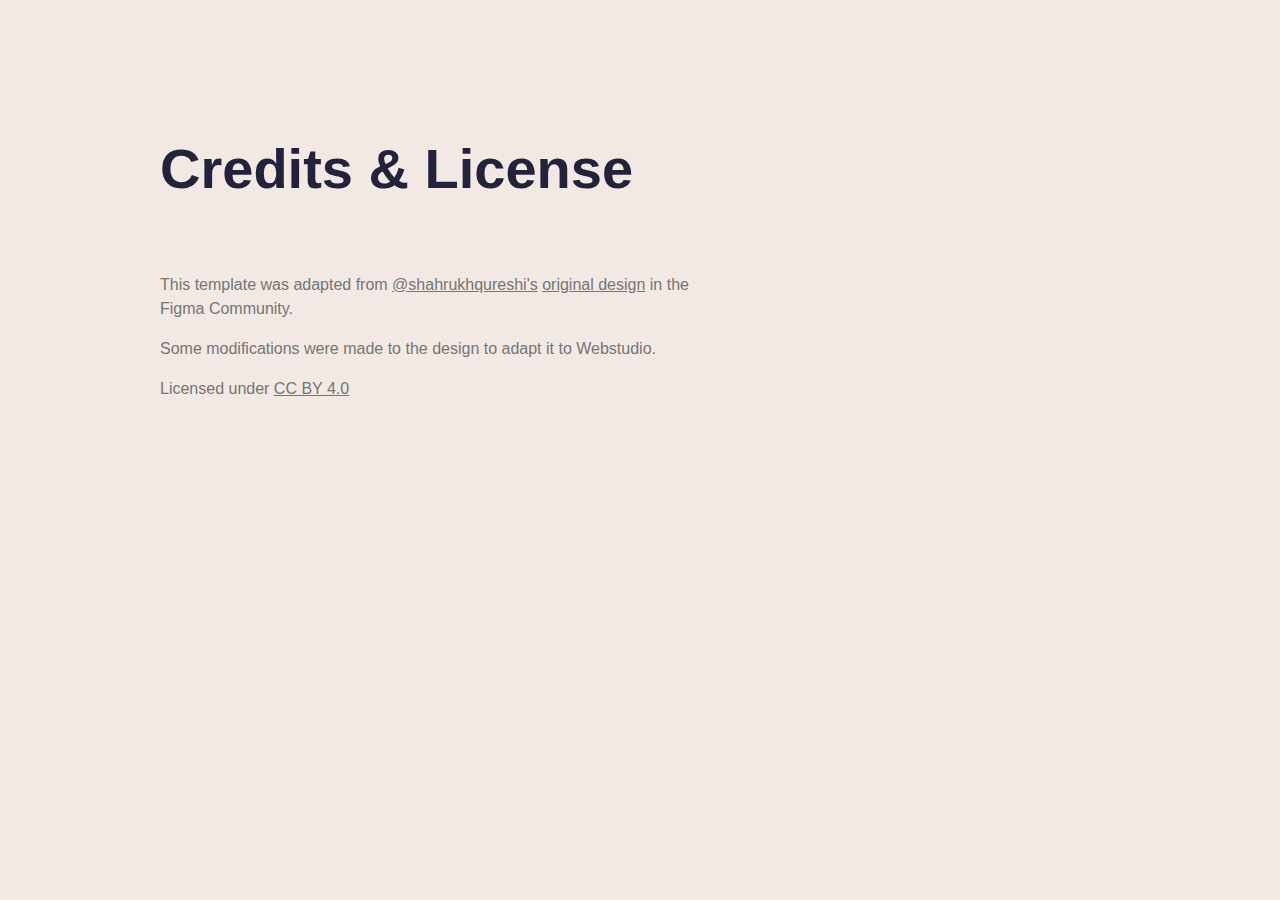
<file: credits/index.html>
<!doctype html>
<html
  lang="en"
  data-ws-project="24d08259-b950-4dc8-ac27-e9f1c917d56d"
  data-ws-last-published="2025-06-17T09:34:29.410Z"
>
  <head>
    <link
      rel="stylesheet"
      type="text/css"
      href="/assets/static/app_generated_index-6937cd5a.DbFQgYVK.css"
    />
    <meta charset="UTF-8" />
    <meta name="viewport" content="width=device-width,initial-scale=1" />
    <meta property="og:url" content="https://url/credits" />
    <title>Credits</title>
    <meta property="og:title" content="Credits" />
    <meta property="og:type" content="website" />
    <meta name="robots" content="noindex, nofollow" />
    <meta property="twitter:card" content="summary_large_image" />
    <link rel="icon" href="/assets/logo_r1qaJQiri6sK3rPyq-Sar.svg" />
  </head>
  <body class="w-body">
    <div class="w-box">
      <main class="w-box">
        <section class="w-box cna0hdz c1mzb2kd">
          <div
            class="w-box c1357293 c9jnjeu c5tmc3l c1ldum37 czr2pxy c155uc7w cry9bxc c1lfjoq7 cn6056e c1117wcl"
          >
            <h1 class="w-heading c11nr3ex c11dowh9 c1dnnq07 c8ys3vy">
              Credits &amp; License
            </h1>
            <div class="w-box c1rco612">
              <p class="w-paragraph">
                This template was adapted from
                <a
                  href="https://www.figma.com/@shahrukhqureshi"
                  target="_blank"
                  class="w-rich-text-link cd07aq5 cld4m44 c1hz2opz c1c9nyn co9inq6 c18nx7en c13zjl4p cl60rel c1ib9cr2 cb06ied"
                  >@shahrukhqureshi&#x27;s</a
                >
                <a
                  href="https://www.figma.com/community/file/1116316830579955404"
                  target="_blank"
                  class="w-rich-text-link cd07aq5 cld4m44 c1hz2opz c1c9nyn co9inq6 c18nx7en c13zjl4p cl60rel c1ib9cr2 cb06ied"
                  >original design</a
                >
                in the Figma Community.
              </p>
              <p class="w-paragraph">
                Some modifications were made to the design to adapt it to
                Webstudio.
              </p>
              <p class="w-paragraph">
                Licensed under
                <a
                  href="https://creativecommons.org/licenses/by/4.0/"
                  target="_blank"
                  class="w-rich-text-link cd07aq5 cld4m44 c1hz2opz c1c9nyn co9inq6 c18nx7en c13zjl4p cl60rel c1ib9cr2 cb06ied"
                  >CC BY 4.0</a
                >
              </p>
            </div>
          </div>
        </section>
      </main>
    </div>
    <script id="vike_pageContext" type="application/json">
      {
        "_urlRewrite": null,
        "pageId": "/pages/credits",
        "routeParams": {},
        "data": {
          "url": "https://url/credits",
          "system": { "params": {}, "search": {}, "origin": "https://url" },
          "resources": {},
          "pageMeta": {
            "title": "Credits",
            "description": "",
            "excludePageFromSearch": true,
            "language": "",
            "socialImageAssetName": "!undefined",
            "socialImageUrl": "",
            "status": 200,
            "redirect": "",
            "custom": []
          }
        }
      }
    </script>
    <script id="vike_globalContext" type="application/json">
      {}
    </script>
    <script
      src="/assets/entries/entry-server-routing.DM50dpmS.js"
      type="module"
      async
    ></script>
    <link
      rel="modulepreload"
      href="/assets/entries/pages_credits.D_foiC4-.js"
      as="script"
      type="text/javascript"
    /><link
      rel="modulepreload"
      href="/assets/chunks/chunk-B9qVpjNS.js"
      as="script"
      type="text/javascript"
    />
  </body>
</html>
</file>
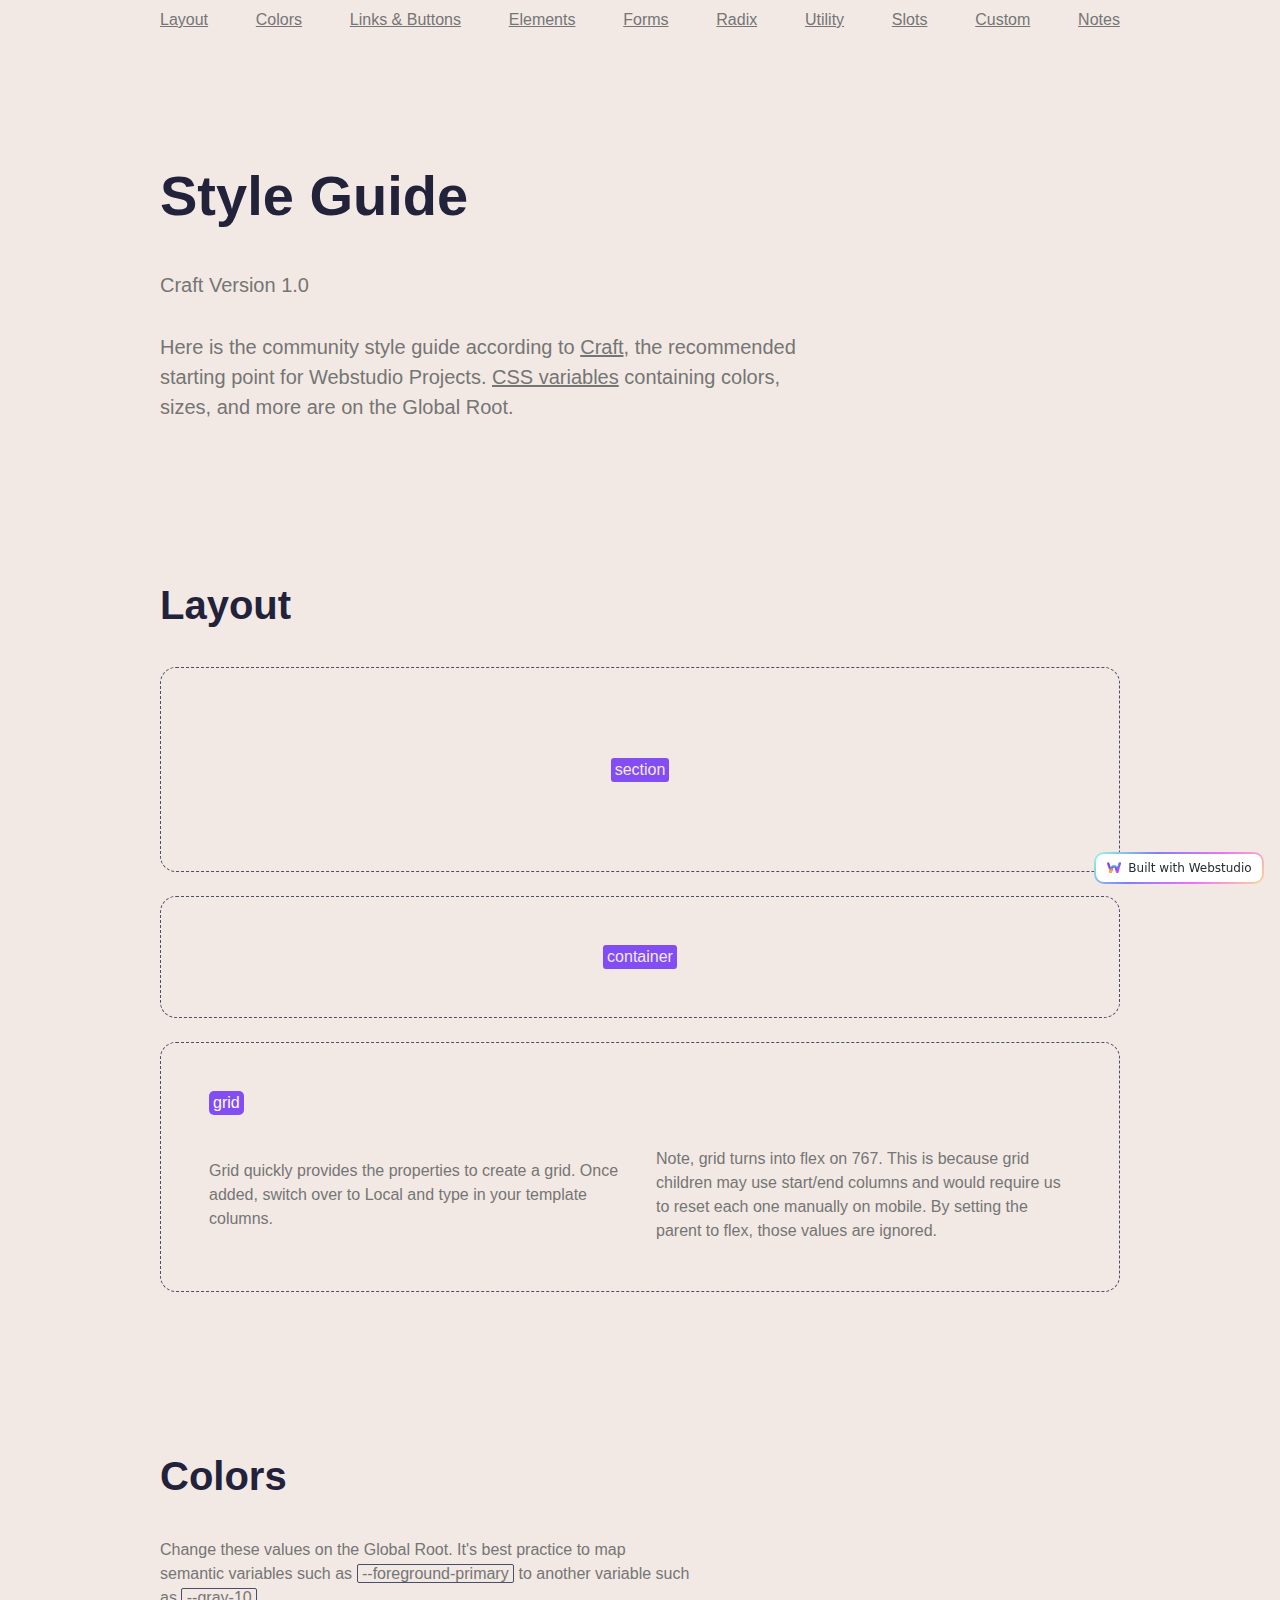
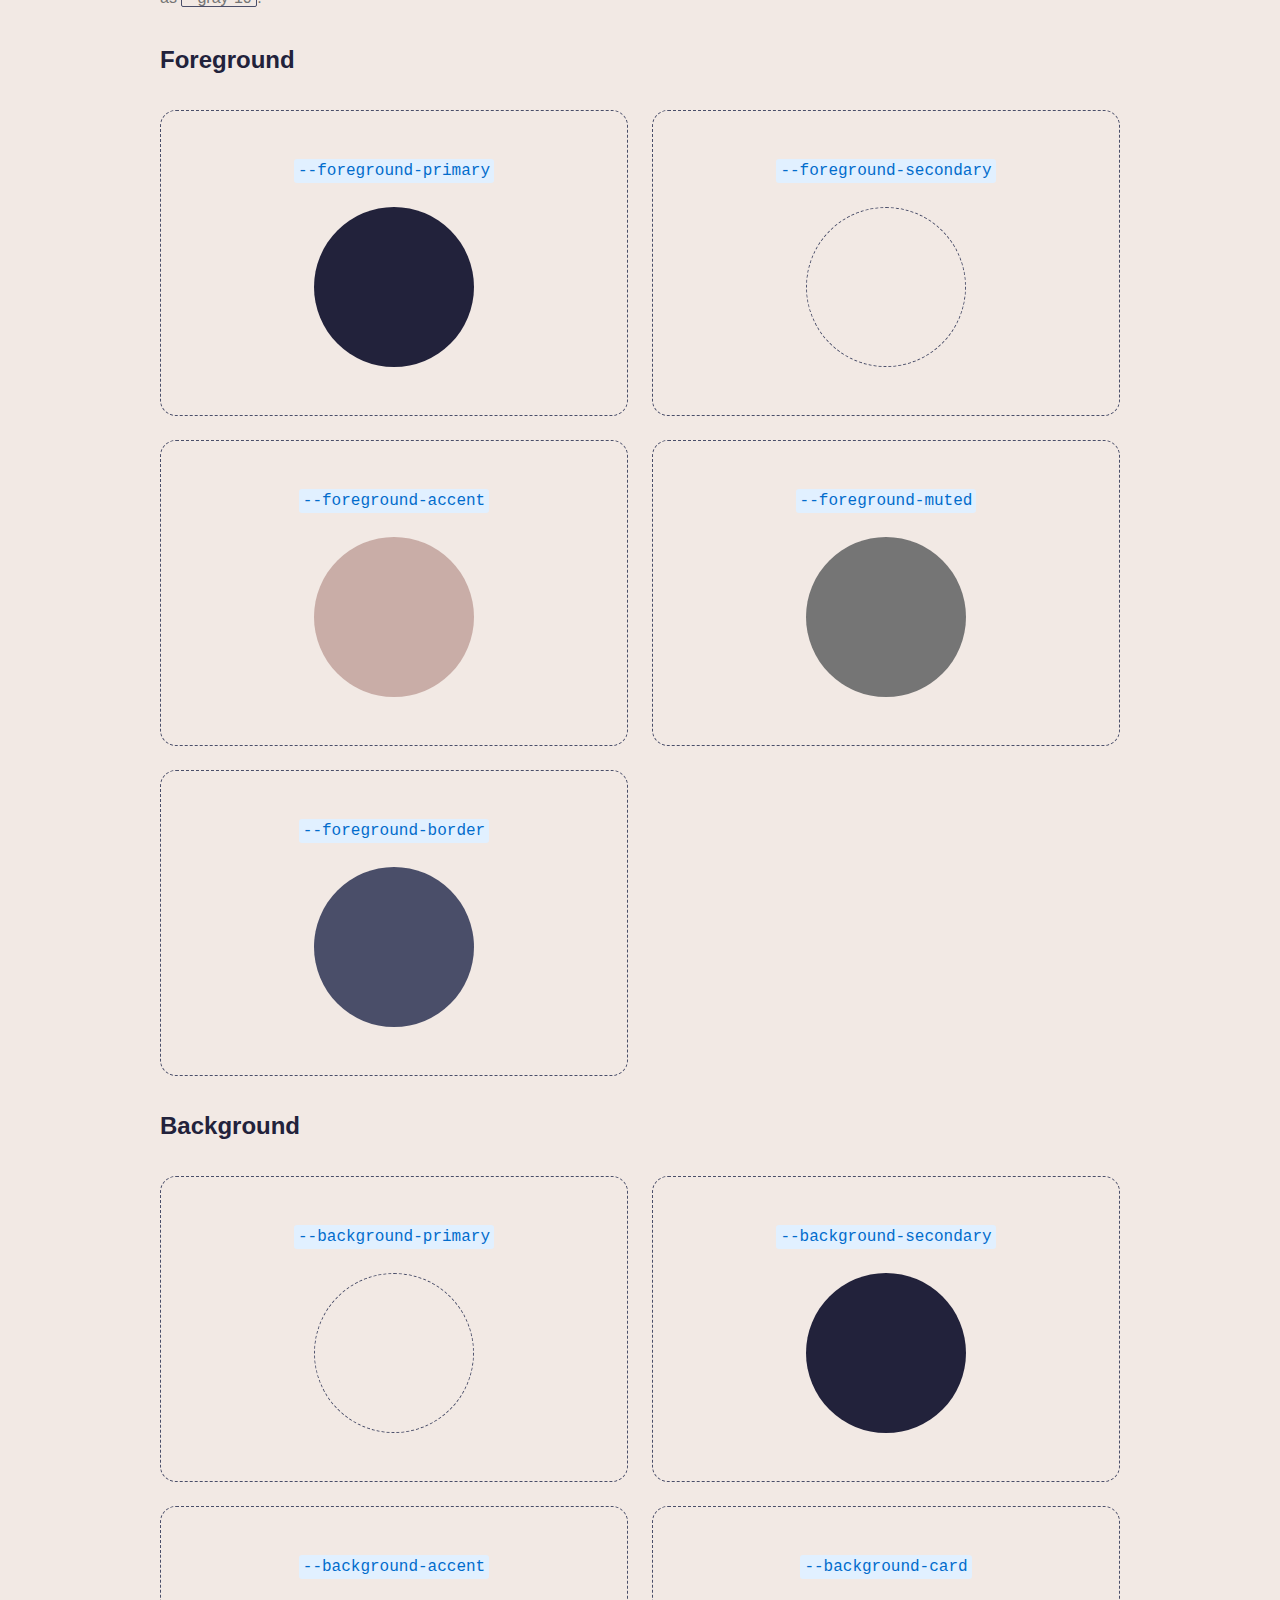
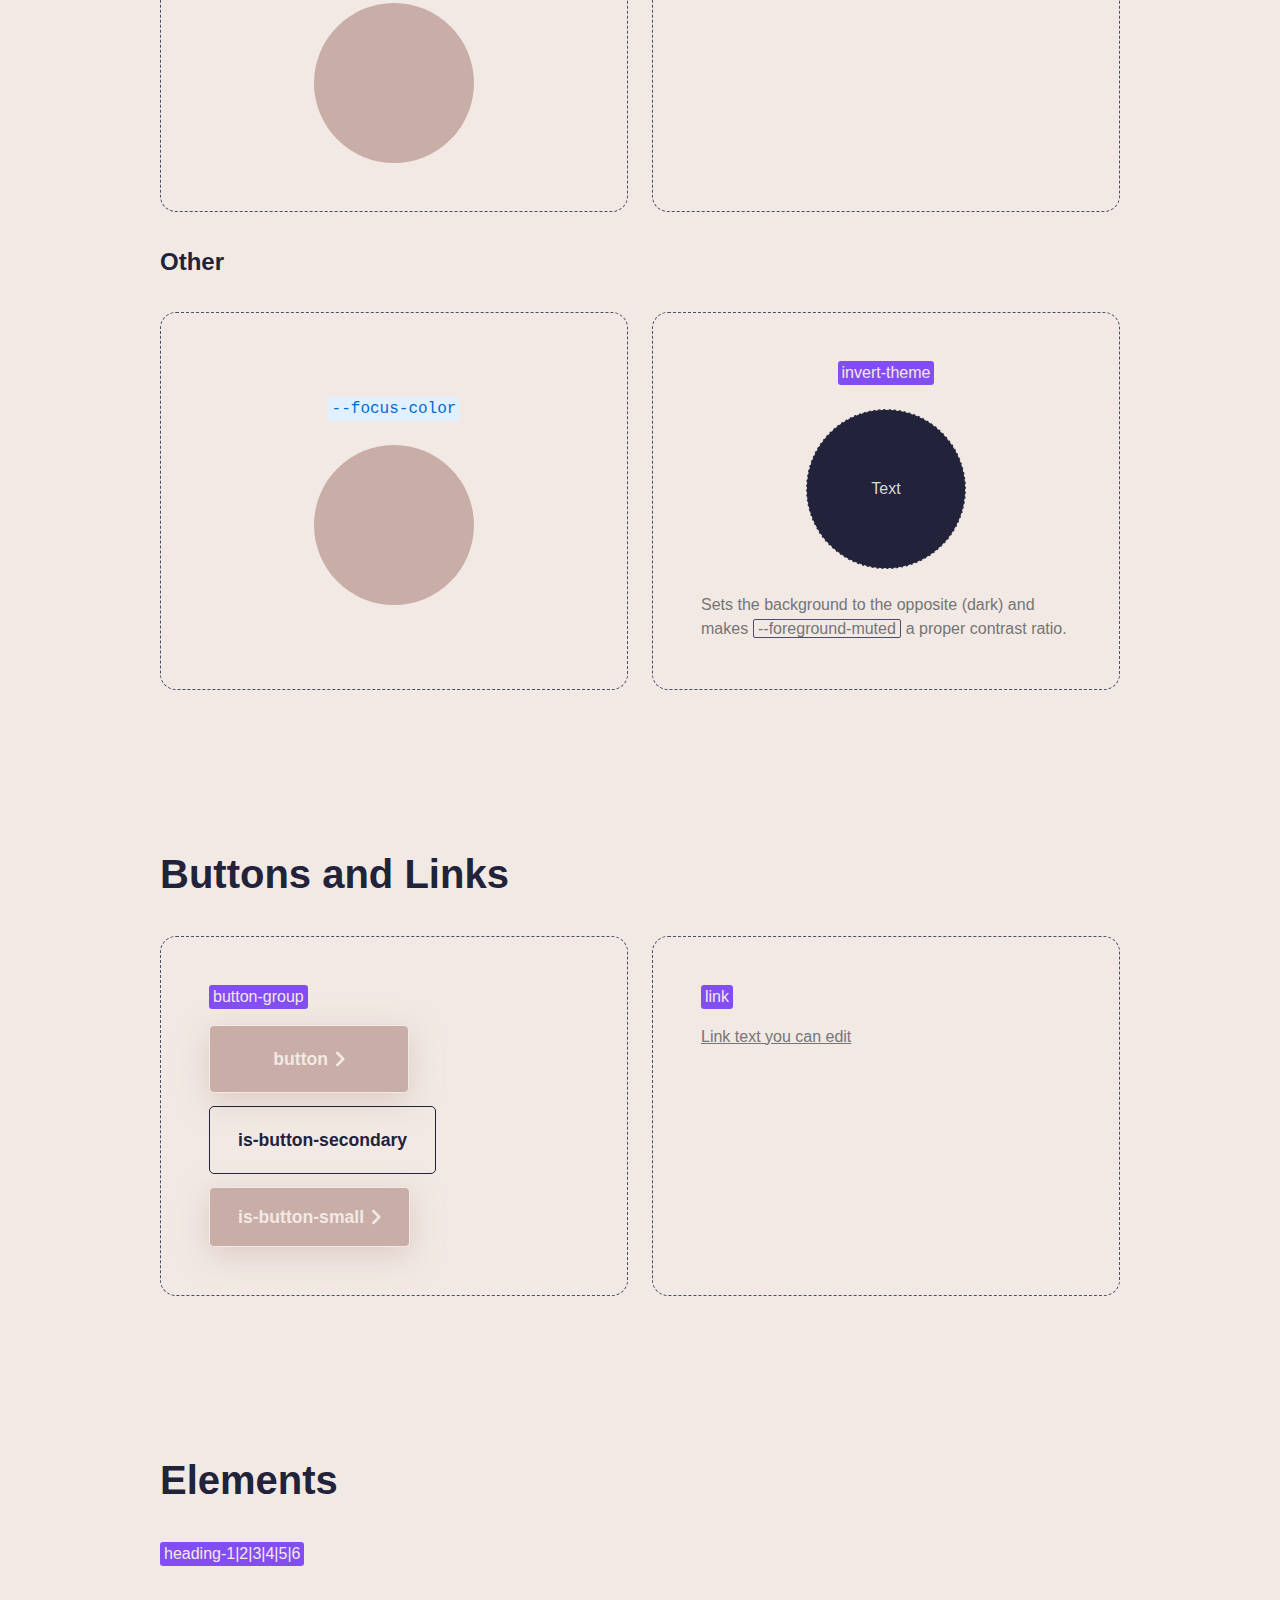
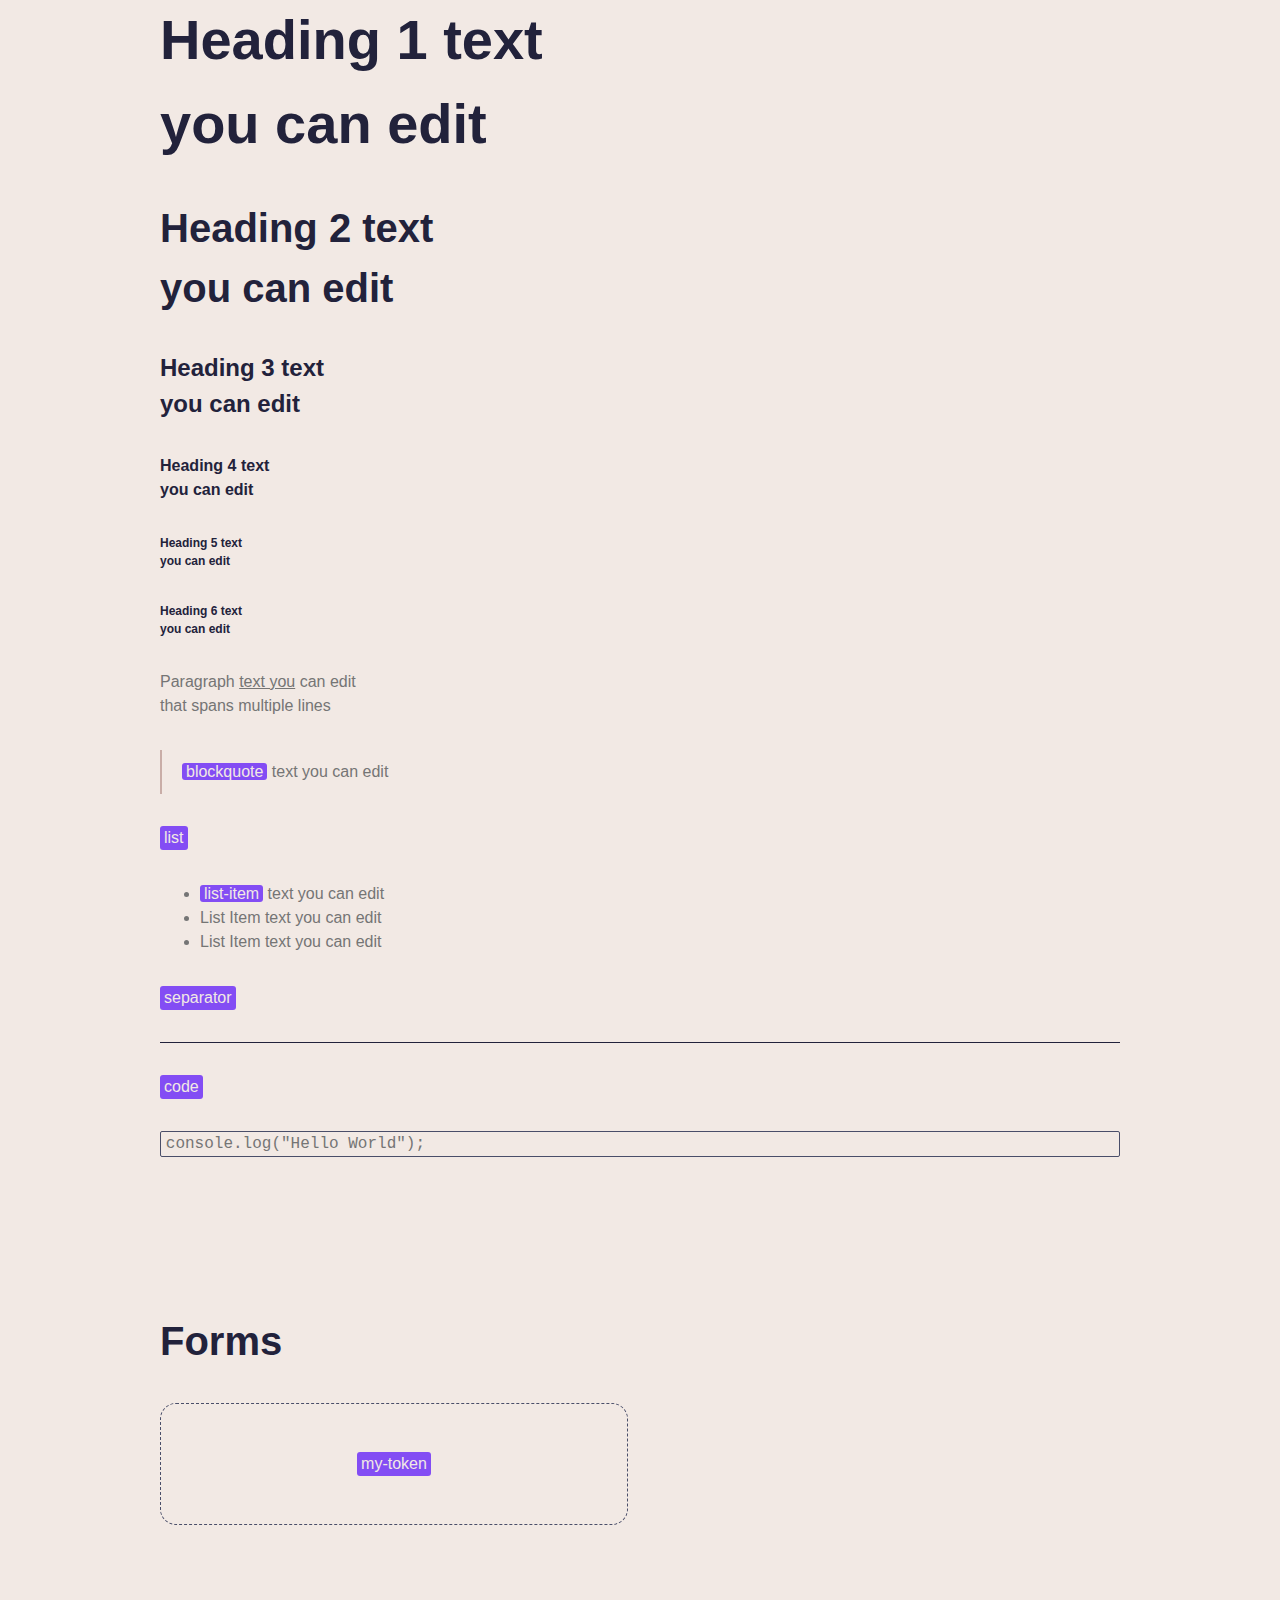
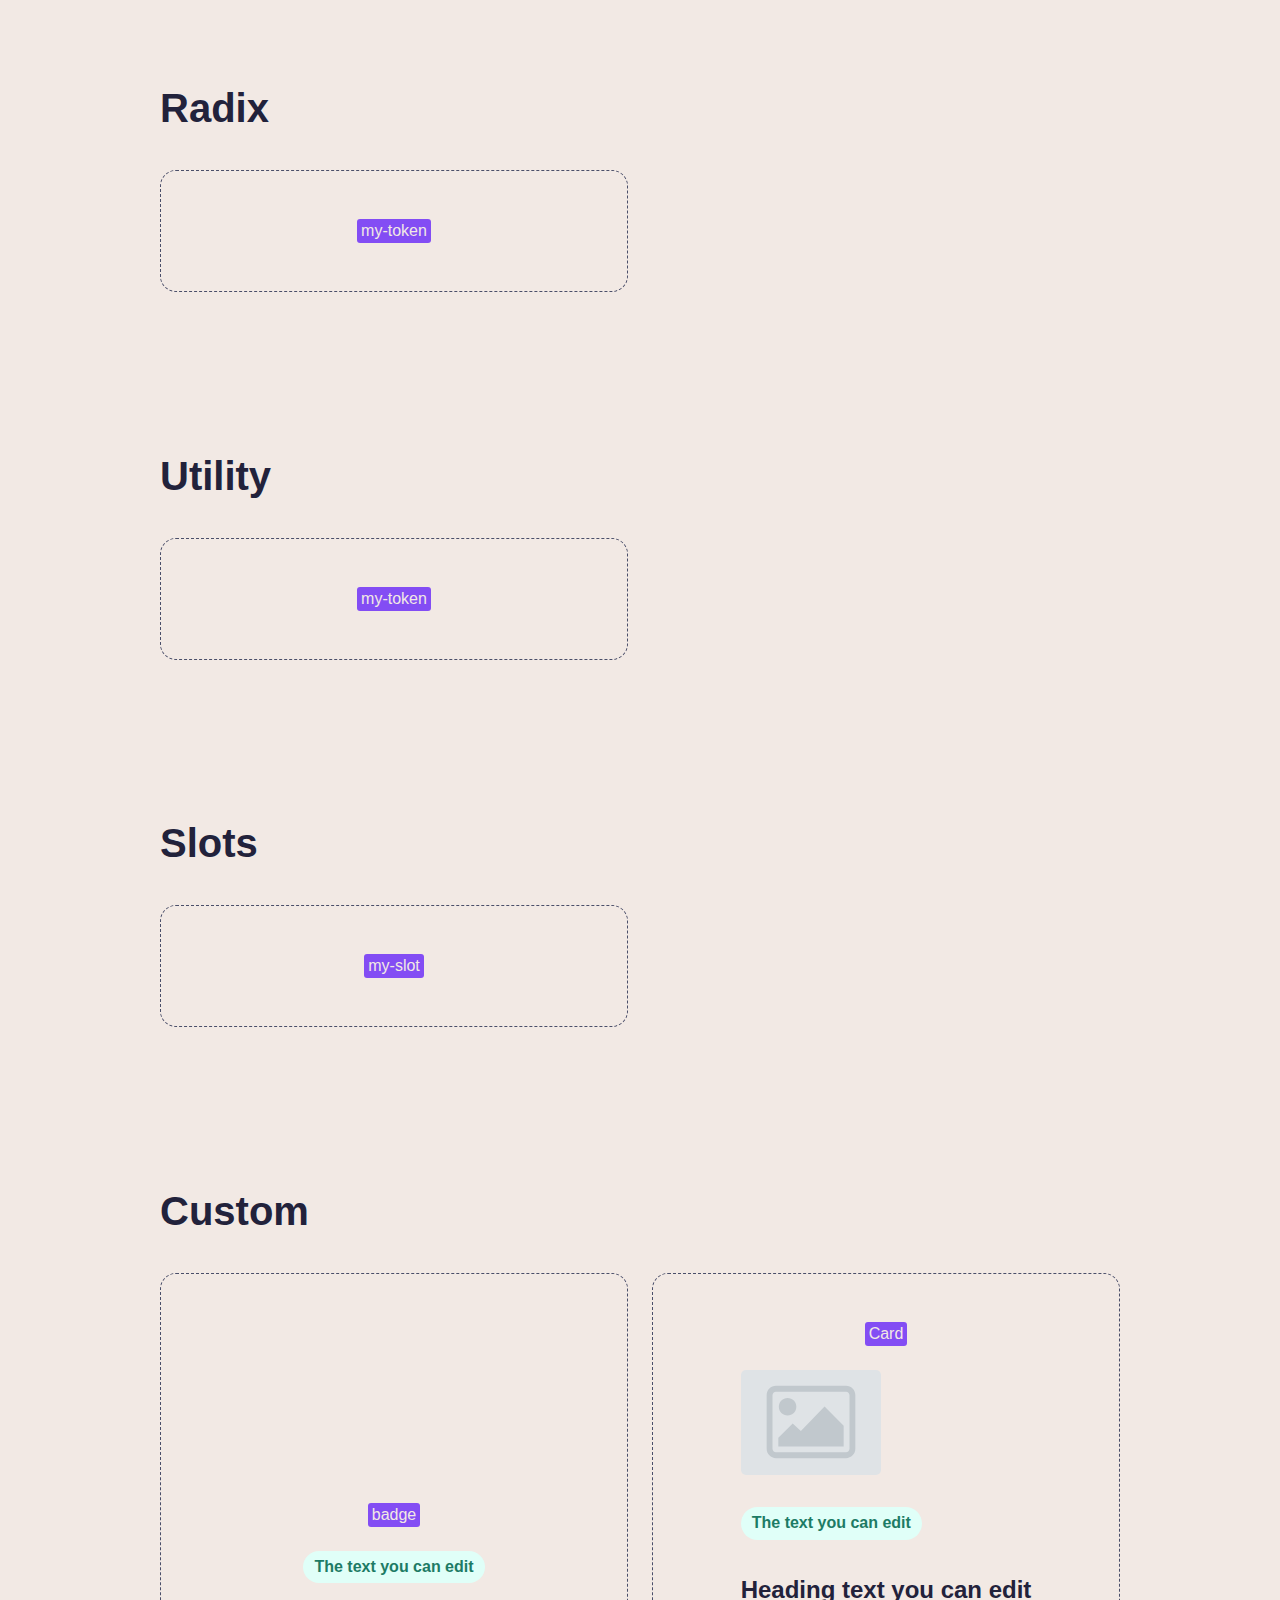
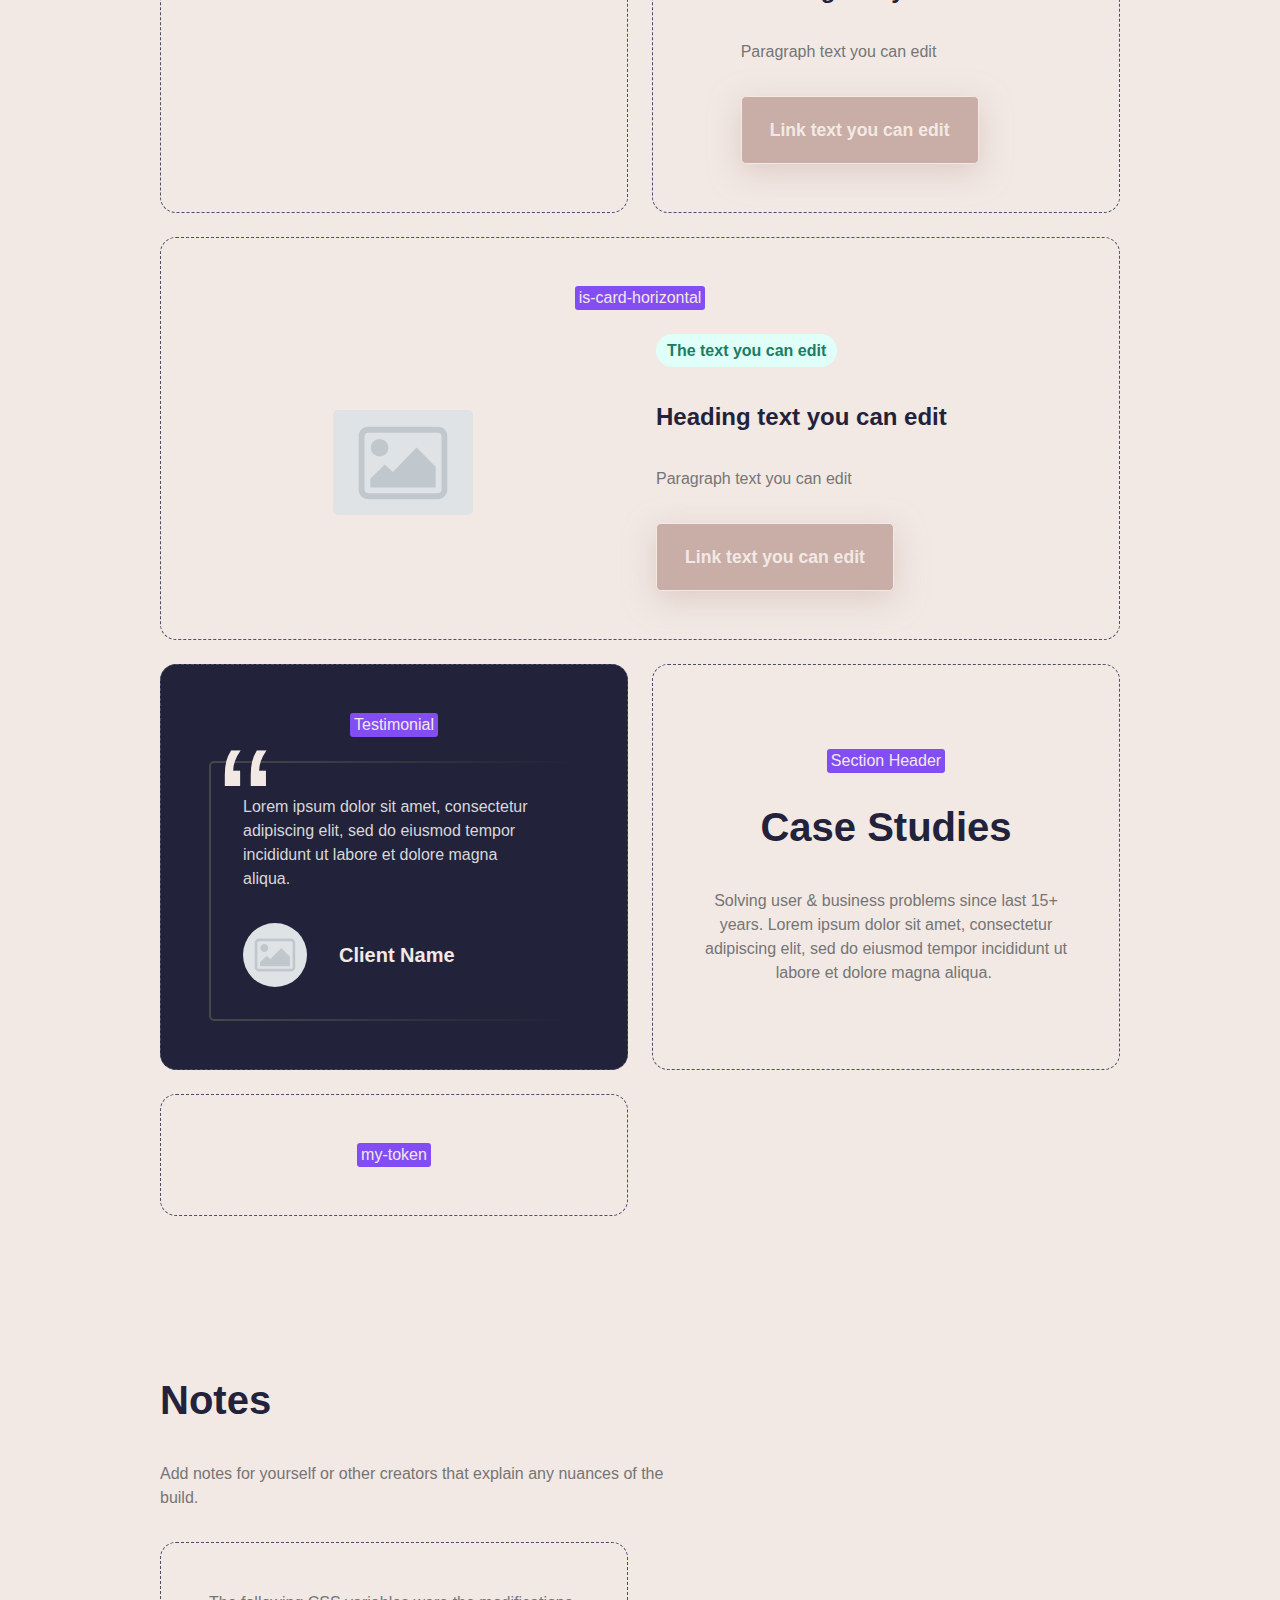
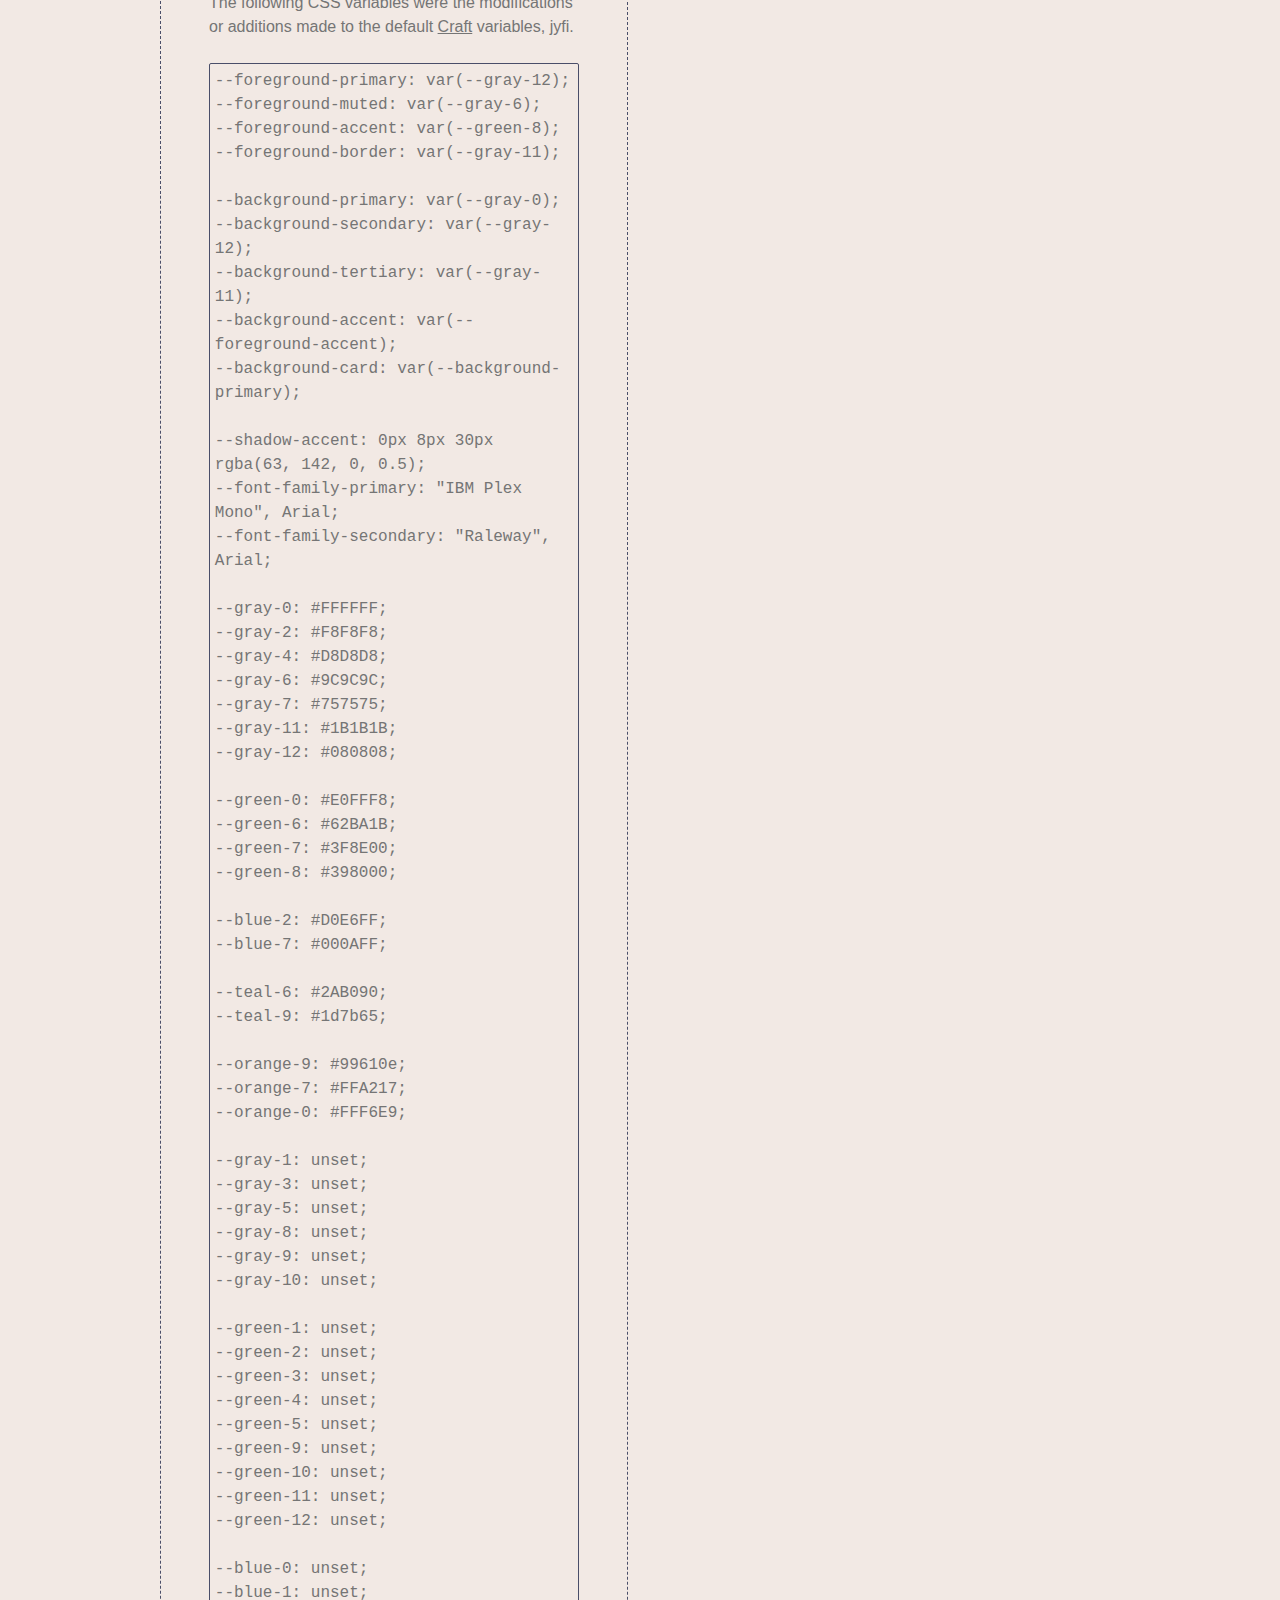
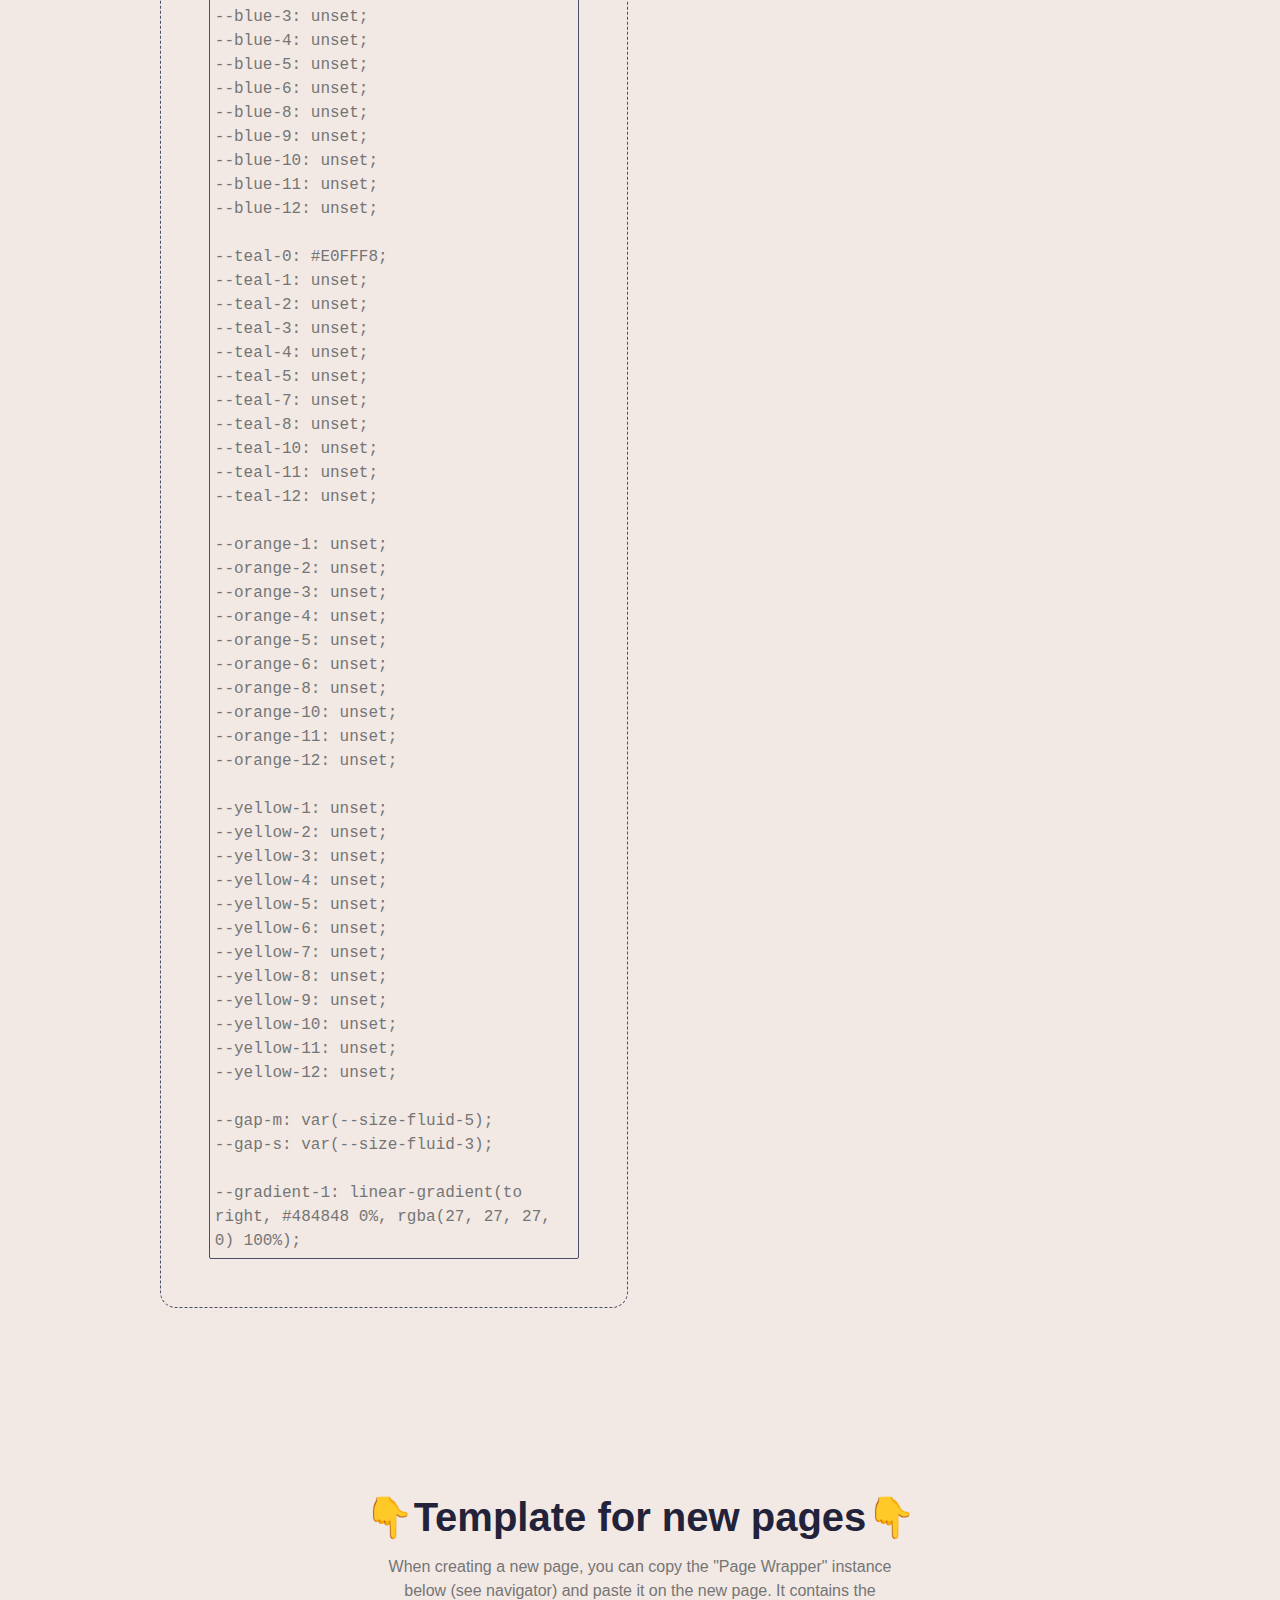
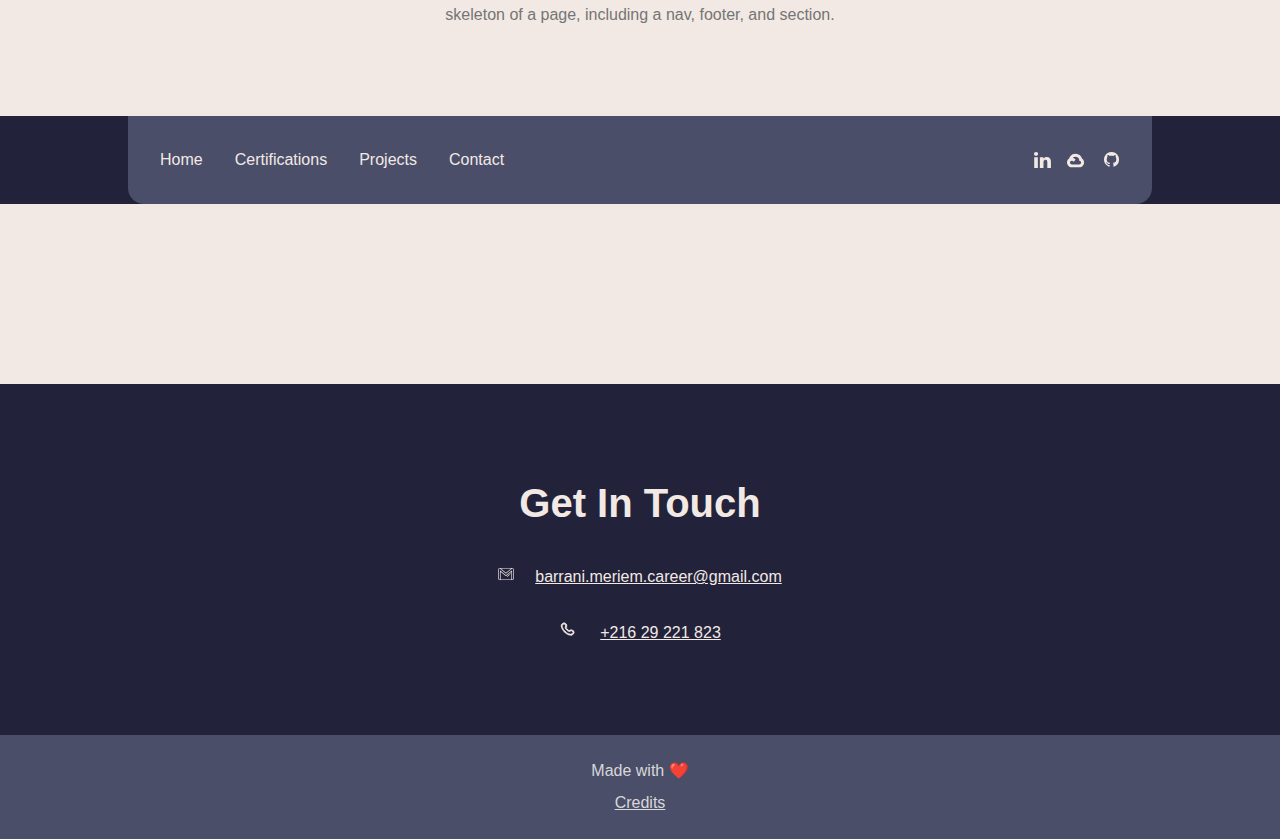
<file: style-guide/index.html>
<!doctype html>
<html
  lang="en"
  data-ws-project="24d08259-b950-4dc8-ac27-e9f1c917d56d"
  data-ws-last-published="2025-06-17T09:34:29.410Z"
>
  <head>
    <link
      rel="stylesheet"
      type="text/css"
      href="/assets/static/app_generated_index-6937cd5a.DbFQgYVK.css"
    />
    <meta charset="UTF-8" />
    <meta name="viewport" content="width=device-width,initial-scale=1" />
    <meta property="og:url" content="https://url/style-guide" />
    <title>Style Guide</title>
    <meta property="og:title" content="Style Guide" />
    <meta property="og:type" content="website" />
    <meta name="robots" content="noindex, nofollow" />
    <meta property="twitter:card" content="summary_large_image" />
    <link rel="icon" href="/assets/logo_r1qaJQiri6sK3rPyq-Sar.svg" />
  </head>
  <body id="top" class="w-body">
    <div class="w-box cna0hdz c1mzb2kd">
      <div
        class="w-box c1357293 c9jnjeu c5tmc3l c1ldum37 czr2pxy c155uc7w cry9bxc c1lfjoq7 c11ykhog c1kt5iwx"
      >
        <div class="w-box cry9bxc c1lfjoq7 c1z0l37u c1ml0hr7 cbmc0x9">
          <h1 class="w-heading c11nr3ex c11dowh9 c1dnnq07 c8ys3vy">
            Style Guide
          </h1>
          <div class="w-text c1nkzcyu che9upb">Craft Version 1.0</div>
          <p class="w-paragraph cz5g8eb c1nkzcyu">
            Here is the community style guide according to
            <a
              href="https://docs.webstudio.is/university/craft"
              target="_blank"
              class="w-rich-text-link cd07aq5 cld4m44 c1hz2opz c1c9nyn co9inq6 c18nx7en c13zjl4p cl60rel c1ib9cr2 cb06ied"
              >Craft</a
            >, the recommended starting point for Webstudio Projects.
            <a
              href="https://docs.webstudio.is/university/foundations/css-variables"
              target="_blank"
              class="w-rich-text-link cd07aq5 cld4m44 c1hz2opz c1c9nyn co9inq6 c18nx7en c13zjl4p cl60rel c1ib9cr2 cb06ied"
              >CSS variables</a
            >
            containing colors, sizes, and more are on the Global Root.
          </p>
        </div>
        <div
          id="layout"
          class="w-box cry9bxc c1lfjoq7 cdq89vd c1tcoltv c1778y6x"
        >
          <div class="w-box cry9bxc c1lfjoq7 c1z0l37u c1ml0hr7 cbmc0x9">
            <h2 class="w-heading c1dxq9cf c11dowh9 c12y6bqh c8ys3vy">Layout</h2>
          </div>
          <div class="w-box copqmak c9sypx0 c1w3ahi2 c3zdkj3 c1lcvbhc">
            <div
              class="w-box c12n5uks csb0ifw cg5j03k c8od1c4 cry9bxc c1qyy4dh ct02u4h cna0hdz c1mzb2kd c1vaudkt cci8rp4 c1fhkm63 clv8gve c1lfjoq7 cll3pt2 c1gy5yet ck4tzbx"
            >
              <div
                class="w-text c1yehcfp cbvffy can94pj c1p3n7hw c1qom380 c1pn4vw7 cczo11 c1tnvyeo c1pm51o8 c18tatc1"
              >
                section
              </div>
            </div>
            <div
              class="w-box c12n5uks csb0ifw cg5j03k c8od1c4 cry9bxc c1qyy4dh ct02u4h c2keyc8 cnkorcr c1ldum37 c5tmc3l c1fhkm63 clv8gve c1lfjoq7 ca4qjwu c1cdc69r c1357293 c9jnjeu czr2pxy c155uc7w ck4tzbx"
            >
              <div
                class="w-text c1yehcfp cbvffy can94pj c1p3n7hw c1qom380 c1pn4vw7 cczo11 c1tnvyeo c1pm51o8 c18tatc1"
              >
                container
              </div>
            </div>
            <div
              class="w-box c12n5uks csb0ifw cg5j03k c8od1c4 copqmak c1qyy4dh ct02u4h c1fhkm63 clv8gve c1lfjoq7 c10zkoym ct8c5y2 c1f64byh ck4tzbx c1g7fxd7 cx6c9kw c174sw29"
            >
              <div class="w-box c7rvndl c2w8hv4">
                <div
                  class="w-text c1yehcfp c1umavhe caipwxg cbvffy can94pj cuccfz7 cir85gx c1qom380 cr8yqfm c1ufwdzl c5blvcv cml0h3f c5m8ase clv8gve"
                >
                  grid
                </div>
              </div>
              <div class="w-box">
                <p class="w-paragraph">
                  Grid quickly provides the properties to create a grid. Once
                  added, switch over to Local and type in your template columns.
                </p>
              </div>
              <div class="w-box">
                <p class="w-paragraph">
                  Note, grid turns into flex on 767. This is because grid
                  children may use start/end columns and would require us to
                  reset each one manually on mobile. By setting the parent to
                  flex, those values are ignored.
                </p>
              </div>
            </div>
          </div>
        </div>
        <div
          id="colors"
          class="w-box cry9bxc c1lfjoq7 cdq89vd c1tcoltv c1778y6x"
        >
          <div class="w-box cry9bxc c1lfjoq7 c1z0l37u c1ml0hr7 cbmc0x9">
            <h2 class="w-heading c1dxq9cf c11dowh9 c12y6bqh c8ys3vy">Colors</h2>
            <p class="w-paragraph che9upb c1rco612">
              Change these values on the Global Root. It&#x27;s best practice to
              map semantic variables such as
              <span
                class="w-text-1 c2i0393 c19evryj cntnubm c16hrg7f c12vy3a5 cuwcd3w c1qakuu0 cz20ayj"
                >--foreground-primary</span
              >
              to another variable such as
              <span
                class="w-text-1 c2i0393 c19evryj cntnubm c16hrg7f c12vy3a5 cuwcd3w c1qakuu0 cz20ayj"
                >--gray-10</span
              >.
            </p>
          </div>
          <h3 class="w-heading cuoke4w c11dowh9 c12y6bqh c8ys3vy">
            Foreground
          </h3>
          <div class="w-box copqmak c1f64byh c1w3ahi2 c3zdkj3 c1lcvbhc">
            <div
              class="w-box c12n5uks csb0ifw cg5j03k c8od1c4 cry9bxc c1qyy4dh ct02u4h c1fhkm63 clv8gve c1lfjoq7 cll3pt2 c1gy5yet ck4tzbx c1g7fxd7"
            >
              <div
                class="w-text c1cty1eq cbvffy can94pj cdt4mfm c1qom380 c1pn4vw7 cczo11 c1tnvyeo c1pm51o8 c18tatc1 c16x0h2l"
              >
                --foreground-primary
              </div>
              <div
                class="w-box cagnu3j c1cx42qj c1nj04wn c1nitjp7 c195lvp6 c1hr6a6t c1s9lq31 c12y6bqh c6pvryr"
              ></div>
            </div>
            <div
              class="w-box c12n5uks csb0ifw cg5j03k c8od1c4 cry9bxc c1qyy4dh ct02u4h c1fhkm63 clv8gve c1lfjoq7 cll3pt2 c1gy5yet ck4tzbx c1g7fxd7"
            >
              <div
                class="w-text c1cty1eq cbvffy can94pj cdt4mfm c1qom380 c1pn4vw7 cczo11 c1tnvyeo c1pm51o8 c18tatc1 c16x0h2l"
              >
                --foreground-secondary
              </div>
              <div
                class="w-box cagnu3j c1cx42qj c1nj04wn c1nitjp7 c195lvp6 c1hr6a6t c1s9lq31 c1bd9ep2 ck4tzbx"
              ></div>
            </div>
            <div
              class="w-box c12n5uks csb0ifw cg5j03k c8od1c4 cry9bxc c1qyy4dh ct02u4h c1fhkm63 clv8gve c1lfjoq7 cll3pt2 c1gy5yet ck4tzbx c1g7fxd7"
            >
              <div
                class="w-text c1cty1eq cbvffy can94pj cdt4mfm c1qom380 c1pn4vw7 cczo11 c1tnvyeo c1pm51o8 c18tatc1 c16x0h2l"
              >
                --foreground-accent
              </div>
              <div
                class="w-box cagnu3j c1cx42qj c1nj04wn c1nitjp7 c195lvp6 c1hr6a6t c1s9lq31 cpp0nin c6pvryr"
              ></div>
            </div>
            <div
              class="w-box c12n5uks csb0ifw cg5j03k c8od1c4 cry9bxc c1qyy4dh ct02u4h c1fhkm63 clv8gve c1lfjoq7 cll3pt2 c1gy5yet ck4tzbx c1g7fxd7"
            >
              <div
                class="w-text c1cty1eq cbvffy can94pj cdt4mfm c1qom380 c1pn4vw7 cczo11 c1tnvyeo c1pm51o8 c18tatc1 c16x0h2l"
              >
                --foreground-muted
              </div>
              <div
                class="w-box cagnu3j c1cx42qj c1nj04wn c1nitjp7 c195lvp6 c1hr6a6t c1s9lq31 czt9u4x c6pvryr"
              ></div>
            </div>
            <div
              class="w-box c12n5uks csb0ifw cg5j03k c8od1c4 cry9bxc c1qyy4dh ct02u4h c1fhkm63 clv8gve c1lfjoq7 cll3pt2 c1gy5yet ck4tzbx c1g7fxd7"
            >
              <div
                class="w-text c1cty1eq cbvffy can94pj cdt4mfm c1qom380 c1pn4vw7 cczo11 c1tnvyeo c1pm51o8 c18tatc1 c16x0h2l"
              >
                --foreground-border
              </div>
              <div
                class="w-box cagnu3j c1cx42qj c1nj04wn c1nitjp7 c195lvp6 c1hr6a6t c1s9lq31 cchda18 c6pvryr"
              ></div>
            </div>
          </div>
          <h3 class="w-heading cuoke4w c11dowh9 c12y6bqh c8ys3vy">
            Background
          </h3>
          <div class="w-box copqmak c1f64byh c1w3ahi2 c3zdkj3 c1lcvbhc">
            <div
              class="w-box c12n5uks csb0ifw cg5j03k c8od1c4 cry9bxc c1qyy4dh ct02u4h c1fhkm63 clv8gve c1lfjoq7 cll3pt2 c1gy5yet ck4tzbx c1g7fxd7"
            >
              <div
                class="w-text c1cty1eq cbvffy can94pj cdt4mfm c1qom380 c1pn4vw7 cczo11 c1tnvyeo c1pm51o8 c18tatc1 c16x0h2l"
              >
                --background-primary
              </div>
              <div
                class="w-box cagnu3j c1cx42qj c1nj04wn c1nitjp7 c195lvp6 c1hr6a6t c1s9lq31 cvgv9nf ck4tzbx"
              ></div>
            </div>
            <div
              class="w-box c12n5uks csb0ifw cg5j03k c8od1c4 cry9bxc c1qyy4dh ct02u4h c1fhkm63 clv8gve c1lfjoq7 cll3pt2 c1gy5yet ck4tzbx c1g7fxd7"
            >
              <div
                class="w-text c1cty1eq cbvffy can94pj cdt4mfm c1qom380 c1pn4vw7 cczo11 c1tnvyeo c1pm51o8 c18tatc1 c16x0h2l"
              >
                --background-secondary
              </div>
              <div
                class="w-box cagnu3j c1cx42qj c1nj04wn c1nitjp7 c195lvp6 c1hr6a6t c1s9lq31 c1llqm3g c6pvryr"
              ></div>
            </div>
            <div
              class="w-box c12n5uks csb0ifw cg5j03k c8od1c4 cry9bxc c1qyy4dh ct02u4h c1fhkm63 clv8gve c1lfjoq7 cll3pt2 c1gy5yet ck4tzbx c1g7fxd7"
            >
              <div
                class="w-text c1cty1eq cbvffy can94pj cdt4mfm c1qom380 c1pn4vw7 cczo11 c1tnvyeo c1pm51o8 c18tatc1 c16x0h2l"
              >
                --background-accent
              </div>
              <div
                class="w-box cagnu3j c1cx42qj c1nj04wn c1nitjp7 c195lvp6 c1hr6a6t c1s9lq31 c1iv8y8b c6pvryr"
              ></div>
            </div>
            <div
              class="w-box c12n5uks csb0ifw cg5j03k c8od1c4 cry9bxc c1qyy4dh ct02u4h c1fhkm63 clv8gve c1lfjoq7 cll3pt2 c1gy5yet ck4tzbx c1g7fxd7"
            >
              <div
                class="w-text c1cty1eq cbvffy can94pj cdt4mfm c1qom380 c1pn4vw7 cczo11 c1tnvyeo c1pm51o8 c18tatc1 c16x0h2l"
              >
                --background-card
              </div>
              <div
                class="w-box cagnu3j c1cx42qj c1nj04wn c1nitjp7 c195lvp6 c1hr6a6t c1s9lq31 cow0ixc c6pvryr"
              ></div>
            </div>
          </div>
          <h3 class="w-heading cuoke4w c11dowh9 c12y6bqh c8ys3vy">Other</h3>
          <div class="w-box copqmak c1f64byh c1w3ahi2 c3zdkj3 c1lcvbhc">
            <div
              class="w-box c12n5uks csb0ifw cg5j03k c8od1c4 cry9bxc c1qyy4dh ct02u4h c1fhkm63 clv8gve c1lfjoq7 cll3pt2 c1gy5yet ck4tzbx c1g7fxd7"
            >
              <div
                class="w-text c1cty1eq cbvffy can94pj cdt4mfm c1qom380 c1pn4vw7 cczo11 c1tnvyeo c1pm51o8 c18tatc1 c16x0h2l"
              >
                --focus-color
              </div>
              <div
                class="w-box cagnu3j c1cx42qj c1nj04wn c1nitjp7 c195lvp6 c1hr6a6t c1s9lq31 c17o0p2u c6pvryr"
              ></div>
            </div>
            <div
              class="w-box c12n5uks csb0ifw cg5j03k c8od1c4 cry9bxc c1qyy4dh ct02u4h c1fhkm63 clv8gve c1lfjoq7 cll3pt2 c1gy5yet ck4tzbx c1g7fxd7"
            >
              <div
                class="w-text c1yehcfp cbvffy can94pj c1p3n7hw c1qom380 c1pn4vw7 cczo11 c1tnvyeo c1pm51o8 c18tatc1"
              >
                invert-theme
              </div>
              <div
                class="w-box cagnu3j c130qyz3 c1nj04wn c1nitjp7 c195lvp6 c1hr6a6t c1s9lq31 c82o5tr cqlgvkl cry9bxc c1qyy4dh ct02u4h c6pvryr"
              >
                <div class="w-text">Text</div>
              </div>
              <p class="w-paragraph">
                Sets the background to the opposite (dark) and makes
                <span
                  class="w-text-1 c2i0393 c19evryj cntnubm c16hrg7f c12vy3a5 cuwcd3w c1qakuu0 cz20ayj"
                  >--foreground-muted</span
                >
                a proper contrast ratio.
              </p>
            </div>
          </div>
        </div>
        <div
          id="links-buttons"
          class="w-box cry9bxc c1lfjoq7 cdq89vd c1tcoltv c1778y6x"
        >
          <div class="w-box cry9bxc c1lfjoq7 c1z0l37u c1ml0hr7 cbmc0x9">
            <h2 class="w-heading c1dxq9cf c11dowh9 c12y6bqh c8ys3vy">
              Buttons and Links
            </h2>
          </div>
          <div class="w-box copqmak c1f64byh c1w3ahi2 c3zdkj3 c1lcvbhc">
            <div
              class="w-box c12n5uks csb0ifw cg5j03k c8od1c4 cry9bxc c16xs6ny c1wt8a7g c1fhkm63 clv8gve c1lfjoq7 c133lpx4 c14u5o53 ck4tzbx c1g7fxd7"
            >
              <div
                class="w-text c1yehcfp cbvffy can94pj c1p3n7hw c1qom380 c1pn4vw7 cczo11 c1tnvyeo c1pm51o8 c18tatc1"
              >
                button-group
              </div>
              <div
                class="w-box cry9bxc c1qyy4dh c1wt8a7g c17drxn3 cvj021w c15cml01"
              >
                <a
                  class="w-link c1b44psv cl8m66n cihfpxt cb4vmi8 c1j33arz c1r2vfc1 ccfzz03 cub2gss cgcvr98 c1xjllne c135vpv5 ckm1y83 csru8nn c1md20bl c1e892th c1qyy4dh ct02u4h c1nouzdk c1hz2opz c1c9nyn co9inq6 c18nx7en c13zjl4p c1cb3y4c c1h3d6dm c10psuuk cl60rel c1ib9cr2 cb06ied c166a9ix c1q451e9 ctbmw14 cqb68wb"
                  href="#"
                  ><span class="w-text">button</span>
                  <div class="w-html-embed csru8nn cblpe2z c1y0z7zr">
                    <svg
                      width="100%"
                      height="100%"
                      viewBox="0 0 6 11"
                      fill="none"
                      xmlns="http://www.w3.org/2000/svg"
                    >
                      <path
                        d="M5.63335 4.87364L1.51379 0.759206C1.16776 0.413598 0.605566 0.413598 0.259528 0.759206C-0.0865095 1.10481 -0.0865095 1.66631 0.259528 2.01191L3.75196 5.5L0.259528 8.9881C-0.0865095 9.3337 -0.0865095 9.8952 0.259528 10.2408C0.432545 10.4136 0.65957 10.5 0.886652 10.5C1.11373 10.5 1.34078 10.4136 1.51378 10.2408L5.63333 6.12637C5.97937 5.78076 5.97937 5.21927 5.63333 4.87366L5.63335 4.87364Z"
                        fill="currentColor"
                      ></path>
                    </svg></div></a
                ><a
                  class="w-link c1dnnq07 c1e7helk cihfpxt cb4vmi8 c1j33arz c1r2vfc1 ccfzz03 cub2gss cgcvr98 c1xjllne c135vpv5 caafw5v csru8nn c1md20bl c1e892th c1qyy4dh ct02u4h c1nouzdk c1hz2opz c1c9nyn co9inq6 c18nx7en c13zjl4p c1cb3y4c c1h3d6dm ckz5c6u cl60rel c1ib9cr2 cb06ied"
                  href="#"
                  >is-button-secondary</a
                ><a
                  class="w-link c1b44psv cl8m66n c1b2tb9q c1xm4ef6 c1j33arz c1r2vfc1 ccfzz03 cub2gss cgcvr98 c1xjllne c135vpv5 ckm1y83 csru8nn c1md20bl c1e892th c1qyy4dh ct02u4h c1nouzdk c1hz2opz c1c9nyn co9inq6 c18nx7en c13zjl4p c1cb3y4c c1h3d6dm c10psuuk cl60rel c1ib9cr2 cb06ied c166a9ix c1q451e9 ctbmw14 cqb68wb"
                  href="#"
                  ><span class="w-text">is-button-small</span>
                  <div class="w-html-embed csru8nn cblpe2z c1y0z7zr">
                    <svg
                      width="100%"
                      height="100%"
                      viewBox="0 0 6 11"
                      fill="none"
                      xmlns="http://www.w3.org/2000/svg"
                    >
                      <path
                        d="M5.63335 4.87364L1.51379 0.759206C1.16776 0.413598 0.605566 0.413598 0.259528 0.759206C-0.0865095 1.10481 -0.0865095 1.66631 0.259528 2.01191L3.75196 5.5L0.259528 8.9881C-0.0865095 9.3337 -0.0865095 9.8952 0.259528 10.2408C0.432545 10.4136 0.65957 10.5 0.886652 10.5C1.11373 10.5 1.34078 10.4136 1.51378 10.2408L5.63333 6.12637C5.97937 5.78076 5.97937 5.21927 5.63333 4.87366L5.63335 4.87364Z"
                        fill="currentColor"
                      ></path>
                    </svg></div
                ></a>
              </div>
            </div>
            <div
              class="w-box c12n5uks csb0ifw cg5j03k c8od1c4 cry9bxc c16xs6ny c1wt8a7g c1fhkm63 clv8gve c1lfjoq7 c133lpx4 c14u5o53 ck4tzbx c1g7fxd7"
            >
              <div
                class="w-text c1yehcfp cbvffy can94pj c1p3n7hw c1qom380 c1pn4vw7 cczo11 c1tnvyeo c1pm51o8 c18tatc1"
              >
                link
              </div>
              <a
                class="w-link cd07aq5 cld4m44 c1hz2opz c1c9nyn co9inq6 c18nx7en c13zjl4p cl60rel c1ib9cr2 cb06ied"
                href="#"
                >Link text you can edit</a
              ><a
                class="w-link c1b44psv csru8nn c1hz2opz c1c9nyn co9inq6 c18nx7en c13zjl4p c135vpv5 c1qyy4dh ct02u4h cl60rel c1ib9cr2 cb06ied"
                href="#"
                >is-link-nav</a
              >
            </div>
          </div>
        </div>
        <div
          id="elements"
          class="w-box cry9bxc c1lfjoq7 cdq89vd c1tcoltv c1778y6x"
        >
          <div class="w-box cry9bxc c1lfjoq7 c1z0l37u c1ml0hr7 cbmc0x9">
            <h2 class="w-heading c1dxq9cf c11dowh9 c12y6bqh c8ys3vy">
              Elements
            </h2>
          </div>
          <div class="w-box cry9bxc c1lfjoq7 c1z0l37u c1ml0hr7">
            <div
              class="w-text c1yehcfp cbvffy can94pj c1p3n7hw c1qom380 c1pn4vw7 cczo11 c1tnvyeo c1pm51o8 c18tatc1"
            >
              heading-1|2|3|4|5|6
            </div>
            <h1 class="w-heading c11nr3ex c11dowh9 c1dnnq07 c8ys3vy">
              Heading 1 text <br />you can edit
            </h1>
            <h1 class="w-heading c1dxq9cf c11dowh9 c12y6bqh c8ys3vy">
              Heading 2 text <br />you can edit
            </h1>
            <h1 class="w-heading cuoke4w c11dowh9 c12y6bqh c8ys3vy">
              Heading 3 text <br />you can edit
            </h1>
            <h1 class="w-heading c160atll c11dowh9 c12y6bqh c8ys3vy">
              Heading 4 text <br />you can edit
            </h1>
            <h1 class="w-heading c1kol985 c11dowh9 c12y6bqh c8ys3vy">
              Heading 5 text <br />you can edit
            </h1>
            <h1 class="w-heading c1kol985 c11dowh9 c12y6bqh c8ys3vy">
              Heading 6 text <br />you can edit
            </h1>
            <p class="w-paragraph">
              Paragraph
              <a
                class="w-rich-text-link cd07aq5 cld4m44 c1hz2opz c1c9nyn co9inq6 c18nx7en c13zjl4p cl60rel c1ib9cr2 cb06ied"
                href="#"
                >text you</a
              >
              can edit<br />that spans multiple lines
            </p>
            <blockquote class="w-blockquote c1mwdnfw cm42med cptxs8s csdfh58">
              <span
                class="w-text-1 c1yehcfp cbvffy can94pj c1p3n7hw c1qom380 c1pn4vw7 cczo11 c1tnvyeo c1pm51o8 c18tatc1"
                >blockquote</span
              >
              text you can edit
            </blockquote>
            <div
              class="w-text c1yehcfp cbvffy can94pj c1p3n7hw c1qom380 c1pn4vw7 cczo11 c1tnvyeo c1pm51o8 c18tatc1"
            >
              list
            </div>
            <ul class="w-list">
              <li class="w-list-item">
                <span
                  class="w-text-1 c1yehcfp cbvffy can94pj c1p3n7hw c1qom380 c1pn4vw7 cczo11 c1tnvyeo c1pm51o8 c18tatc1"
                  >list-item</span
                >
                text you can edit
              </li>
              <li class="w-list-item">List Item text you can edit</li>
              <li class="w-list-item">List Item text you can edit</li>
            </ul>
            <div
              class="w-text c1yehcfp cbvffy can94pj c1p3n7hw c1qom380 c1pn4vw7 cczo11 c1tnvyeo c1pm51o8 c18tatc1"
            >
              separator
            </div>
            <hr class="w-separator c2uxojo czr2pxy" />
            <div
              class="w-text c1yehcfp cbvffy can94pj c1p3n7hw c1qom380 c1pn4vw7 cczo11 c1tnvyeo c1pm51o8 c18tatc1"
            >
              code
            </div>
            <code
              lang=""
              class="w-code-text c2i0393 c19evryj cntnubm c16hrg7f c12vy3a5 cuwcd3w c1qakuu0 cz20ayj"
              >console.log(&quot;Hello World&quot;);</code
            >
          </div>
        </div>
        <div
          id="forms"
          class="w-box cry9bxc c1lfjoq7 cdq89vd c1tcoltv c1778y6x"
        >
          <div class="w-box cry9bxc c1lfjoq7 c1z0l37u c1ml0hr7 cbmc0x9">
            <h2 class="w-heading c1dxq9cf c11dowh9 c12y6bqh c8ys3vy">Forms</h2>
          </div>
          <div class="w-box copqmak c1f64byh c1w3ahi2 c3zdkj3 c1lcvbhc">
            <div
              class="w-box c12n5uks csb0ifw cg5j03k c8od1c4 cry9bxc c1qyy4dh ct02u4h c1fhkm63 clv8gve c1lfjoq7 cll3pt2 c1gy5yet ck4tzbx c1g7fxd7"
            >
              <div
                class="w-text c1yehcfp cbvffy can94pj c1p3n7hw c1qom380 c1pn4vw7 cczo11 c1tnvyeo c1pm51o8 c18tatc1"
              >
                my-token
              </div>
            </div>
          </div>
        </div>
        <div
          id="radix"
          class="w-box cry9bxc c1lfjoq7 cdq89vd c1tcoltv c1778y6x"
        >
          <div class="w-box cry9bxc c1lfjoq7 c1z0l37u c1ml0hr7 cbmc0x9">
            <h2 class="w-heading c1dxq9cf c11dowh9 c12y6bqh c8ys3vy">Radix</h2>
          </div>
          <div class="w-box copqmak c1f64byh c1w3ahi2 c3zdkj3 c1lcvbhc">
            <div
              class="w-box c12n5uks csb0ifw cg5j03k c8od1c4 cry9bxc c1qyy4dh ct02u4h c1fhkm63 clv8gve c1lfjoq7 cll3pt2 c1gy5yet ck4tzbx c1g7fxd7"
            >
              <div
                class="w-text c1yehcfp cbvffy can94pj c1p3n7hw c1qom380 c1pn4vw7 cczo11 c1tnvyeo c1pm51o8 c18tatc1"
              >
                my-token
              </div>
            </div>
          </div>
        </div>
        <div
          id="utility"
          class="w-box cry9bxc c1lfjoq7 cdq89vd c1tcoltv c1778y6x"
        >
          <div class="w-box cry9bxc c1lfjoq7 c1z0l37u c1ml0hr7 cbmc0x9">
            <h2 class="w-heading c1dxq9cf c11dowh9 c12y6bqh c8ys3vy">
              Utility
            </h2>
          </div>
          <div class="w-box copqmak c1f64byh c1w3ahi2 c3zdkj3 c1lcvbhc">
            <div
              class="w-box c12n5uks csb0ifw cg5j03k c8od1c4 cry9bxc c1qyy4dh ct02u4h c1fhkm63 clv8gve c1lfjoq7 cll3pt2 c1gy5yet ck4tzbx c1g7fxd7"
            >
              <div
                class="w-text c1yehcfp cbvffy can94pj c1p3n7hw c1qom380 c1pn4vw7 cczo11 c1tnvyeo c1pm51o8 c18tatc1"
              >
                my-token
              </div>
            </div>
          </div>
        </div>
        <div
          id="slots"
          class="w-box cry9bxc c1lfjoq7 cdq89vd c1tcoltv c1778y6x"
        >
          <div class="w-box cry9bxc c1lfjoq7 c1z0l37u c1ml0hr7 cbmc0x9">
            <h2 class="w-heading c1dxq9cf c11dowh9 c12y6bqh c8ys3vy">Slots</h2>
          </div>
          <div class="w-box copqmak c1f64byh c1w3ahi2 c3zdkj3 c1lcvbhc">
            <div
              class="w-box c12n5uks csb0ifw cg5j03k c8od1c4 cry9bxc c1qyy4dh ct02u4h c1fhkm63 clv8gve c1lfjoq7 cll3pt2 c1gy5yet ck4tzbx c1g7fxd7"
            >
              <div
                class="w-text c1yehcfp cbvffy can94pj c1p3n7hw c1qom380 c1pn4vw7 cczo11 c1tnvyeo c1pm51o8 c18tatc1"
              >
                my-slot
              </div>
            </div>
          </div>
        </div>
        <div
          id="custom"
          class="w-box cry9bxc c1lfjoq7 cdq89vd c1tcoltv c1778y6x"
        >
          <div class="w-box cry9bxc c1lfjoq7 c1z0l37u c1ml0hr7 cbmc0x9">
            <h2 class="w-heading c1dxq9cf c11dowh9 c12y6bqh c8ys3vy">Custom</h2>
          </div>
          <div class="w-box copqmak c1f64byh c1w3ahi2 c3zdkj3 c1lcvbhc">
            <div
              class="w-box c12n5uks csb0ifw cg5j03k c8od1c4 cry9bxc c1qyy4dh ct02u4h c1fhkm63 clv8gve c1lfjoq7 cll3pt2 c1gy5yet ck4tzbx c1g7fxd7"
            >
              <div
                class="w-text c1yehcfp cbvffy can94pj c1p3n7hw c1qom380 c1pn4vw7 cczo11 c1tnvyeo c1pm51o8 c18tatc1"
              >
                badge
              </div>
              <div
                class="w-text c24qcja c9u18q3 c1911kcz cif7xwi crezeol cy9kb2v cu385pj cvghewe cfzf927 c1noknrj c11dowh9"
              >
                The text you can edit
              </div>
            </div>
            <div
              class="w-box c12n5uks csb0ifw cg5j03k c8od1c4 cry9bxc c1qyy4dh ct02u4h c1fhkm63 clv8gve c1lfjoq7 cll3pt2 c1gy5yet ck4tzbx c1g7fxd7"
            >
              <div
                class="w-text c1yehcfp cbvffy can94pj c1p3n7hw c1qom380 c1pn4vw7 cczo11 c1tnvyeo c1pm51o8 c18tatc1"
              >
                Card
              </div>
              <div
                class="w-box c1p8k1aa cry9bxc c1lfjoq7 c10zkoym ct8c5y2 c18v2pa2 c16xs6ny"
              >
                <div class="w-box">
                  <img
                    alt="Laptop on desk"
                    class="w-image cr8yqfm c1ufwdzl c5blvcv cml0h3f crf3ls2 c1gxuxwl c57idyp"
                    src="[data-uri]"
                    decoding="async"
                    loading="lazy"
                  />
                </div>
                <div
                  class="w-box cry9bxc c1lfjoq7 c10zkoym ct8c5y2 ct02u4h c1mcu1jn c16xs6ny"
                >
                  <div
                    class="w-box cry9bxc c1lfjoq7 c1z0l37u c1ml0hr7 c16xs6ny c1wt8a7g"
                  >
                    <div
                      class="w-text c24qcja c9u18q3 c1911kcz cif7xwi crezeol cy9kb2v cu385pj cvghewe cfzf927 c1noknrj c11dowh9"
                    >
                      The text you can edit
                    </div>
                    <h3 class="w-heading cuoke4w c11dowh9 c12y6bqh c8ys3vy">
                      Heading text you can edit
                    </h3>
                    <p class="w-paragraph">Paragraph text you can edit</p>
                  </div>
                  <div class="w-box">
                    <a
                      class="w-link c1b44psv cl8m66n cihfpxt cb4vmi8 c1j33arz c1r2vfc1 ccfzz03 cub2gss cgcvr98 c1xjllne c135vpv5 ckm1y83 csru8nn c1md20bl c1e892th c1qyy4dh ct02u4h c1nouzdk c1hz2opz c1c9nyn co9inq6 c18nx7en c13zjl4p c1cb3y4c c1h3d6dm c10psuuk cl60rel c1ib9cr2 cb06ied c166a9ix c1q451e9 ctbmw14 cqb68wb"
                      href="#"
                      >Link text you can edit</a
                    >
                  </div>
                </div>
              </div>
            </div>
            <div
              class="w-box c12n5uks csb0ifw cg5j03k c8od1c4 cry9bxc c1qyy4dh ct02u4h c1fhkm63 clv8gve c1lfjoq7 cll3pt2 c1gy5yet c7rvndl c2w8hv4 ck4tzbx c1g7fxd7"
            >
              <div
                class="w-text c1yehcfp cbvffy can94pj c1p3n7hw c1qom380 c1pn4vw7 cczo11 c1tnvyeo c1pm51o8 c18tatc1"
              >
                is-card-horizontal
              </div>
              <div
                class="w-box c1p8k1aa copqmak c1lxiyww c10zkoym ct8c5y2 c18v2pa2 c1qyy4dh c1f64byh cx6c9kw c174sw29"
              >
                <div class="w-box">
                  <img
                    alt="Laptop on desk"
                    class="w-image cr8yqfm c1ufwdzl c5blvcv cml0h3f crf3ls2 c1gxuxwl c57idyp"
                    src="[data-uri]"
                    decoding="async"
                    loading="lazy"
                  />
                </div>
                <div
                  class="w-box cry9bxc c1lfjoq7 c10zkoym ct8c5y2 ct02u4h c1mcu1jn c16xs6ny"
                >
                  <div
                    class="w-box cry9bxc c1lfjoq7 c1z0l37u c1ml0hr7 c16xs6ny c1wt8a7g"
                  >
                    <div
                      class="w-text c24qcja c9u18q3 c1911kcz cif7xwi crezeol cy9kb2v cu385pj cvghewe cfzf927 c1noknrj c11dowh9"
                    >
                      The text you can edit
                    </div>
                    <h3 class="w-heading cuoke4w c11dowh9 c12y6bqh c8ys3vy">
                      Heading text you can edit
                    </h3>
                    <p class="w-paragraph">Paragraph text you can edit</p>
                  </div>
                  <div class="w-box">
                    <a
                      class="w-link c1b44psv cl8m66n cihfpxt cb4vmi8 c1j33arz c1r2vfc1 ccfzz03 cub2gss cgcvr98 c1xjllne c135vpv5 ckm1y83 csru8nn c1md20bl c1e892th c1qyy4dh ct02u4h c1nouzdk c1hz2opz c1c9nyn co9inq6 c18nx7en c13zjl4p c1cb3y4c c1h3d6dm c10psuuk cl60rel c1ib9cr2 cb06ied c1q451e9 ctbmw14 cqb68wb c166a9ix"
                      href="#"
                      >Link text you can edit</a
                    >
                  </div>
                </div>
              </div>
            </div>
            <div
              class="w-box c12n5uks csb0ifw cg5j03k c8od1c4 cry9bxc c1qyy4dh ct02u4h c1fhkm63 clv8gve c1lfjoq7 cll3pt2 c1gy5yet c130qyz3 cqlgvkl c82o5tr ck4tzbx c1g7fxd7"
            >
              <div
                class="w-text c1yehcfp cbvffy can94pj c1p3n7hw c1qom380 c1pn4vw7 cczo11 c1tnvyeo c1pm51o8 c18tatc1"
              >
                Testimonial
              </div>
              <div
                class="w-box cr8yqfm c1ufwdzl c5blvcv cml0h3f cavd3zn c1nq45hp czjsrhv c1di64f2 c1ru090q cujxabw c119suh8 cnqbj7z cry9bxc c1lfjoq7 c16xs6ny c1wt8a7g c1z0l37u c1ml0hr7 cglkhmz c97dlol c1t5a35i"
              >
                <p class="w-paragraph">
                  Lorem ipsum dolor sit amet, consectetur adipiscing elit, sed
                  do eiusmod tempor incididunt ut labore et dolore magna aliqua.
                </p>
                <div class="w-box cry9bxc c1qyy4dh c1wt8a7g c1z0l37u c1ml0hr7">
                  <img
                    alt="Picture of client"
                    class="w-image cx2gy9w c1y46zjw c1nj04wn c1nitjp7 c195lvp6 c1hr6a6t cagnu3j c1gxuxwl c57idyp"
                    src="[data-uri]"
                    decoding="async"
                    loading="lazy"
                  />
                  <div class="w-text c8ys3vy c1b44psv c11dowh9 c5z69y4">
                    Client Name
                  </div>
                </div>
                <div
                  class="w-text cdwd3jx c7gavf2 c10wulwe cdceycu c1nk3tgl c1b44psv c1e4un1c c13dem6u"
                >
                  “
                </div>
              </div>
            </div>
            <div
              class="w-box c12n5uks csb0ifw cg5j03k c8od1c4 cry9bxc c1qyy4dh ct02u4h c1fhkm63 clv8gve c1lfjoq7 cll3pt2 c1gy5yet ck4tzbx c1g7fxd7"
            >
              <div
                class="w-text c1yehcfp cbvffy can94pj c1p3n7hw c1qom380 c1pn4vw7 cczo11 c1tnvyeo c1pm51o8 c18tatc1"
              >
                Section Header
              </div>
              <div
                class="w-box cry9bxc c1qyy4dh ct02u4h c1z0l37u c1ml0hr7 c1lfjoq7 c1qom380 c1rco612 c9jnjeu c1357293"
              >
                <h1
                  class="w-heading c1dxq9cf c11dowh9 c12y6bqh c8ys3vy c1qom380"
                >
                  Case Studies
                </h1>
                <p class="w-paragraph c1qom380">
                  Solving user &amp; business problems since last 15+
                  years. Lorem ipsum dolor sit amet, consectetur adipiscing
                  elit, sed do eiusmod tempor incididunt ut labore et dolore
                  magna aliqua.
                </p>
              </div>
            </div>
            <div
              class="w-box c12n5uks csb0ifw cg5j03k c8od1c4 cry9bxc c1qyy4dh ct02u4h c1fhkm63 clv8gve c1lfjoq7 cll3pt2 c1gy5yet ck4tzbx c1g7fxd7"
            >
              <div
                class="w-text c1yehcfp cbvffy can94pj c1p3n7hw c1qom380 c1pn4vw7 cczo11 c1tnvyeo c1pm51o8 c18tatc1"
              >
                my-token
              </div>
            </div>
          </div>
        </div>
        <div
          id="notes"
          class="w-box cry9bxc c1lfjoq7 cdq89vd c1tcoltv c1778y6x"
        >
          <div class="w-box cry9bxc c1lfjoq7 c1z0l37u c1ml0hr7 cbmc0x9">
            <h2 class="w-heading c1dxq9cf c11dowh9 c12y6bqh c8ys3vy">Notes</h2>
            <p class="w-paragraph che9upb c1rco612">
              Add notes for yourself or other creators that explain any nuances
              of the build.
            </p>
          </div>
          <div class="w-box copqmak c1f64byh c1w3ahi2 c3zdkj3 c1lcvbhc">
            <div
              class="w-box c12n5uks csb0ifw cg5j03k c8od1c4 cry9bxc c1qyy4dh ct02u4h c1fhkm63 clv8gve c1lfjoq7 cll3pt2 c1gy5yet ck4tzbx c1g7fxd7"
            >
              <p class="w-paragraph">
                The following CSS variables were the modifications or additions
                made to the default
                <a
                  href="https://wstd.us/craft"
                  target="_blank"
                  class="w-rich-text-link cd07aq5 cld4m44 c1hz2opz c1c9nyn co9inq6 c18nx7en c13zjl4p cl60rel c1ib9cr2 cb06ied"
                  >Craft</a
                >
                variables, jyfi.
              </p>
              <code
                lang="css"
                class="w-code-text c2i0393 c19evryj cntnubm c16hrg7f c1qakuu0 czr2pxy cz20ayj cf58xc1"
                >--foreground-primary: var(--gray-12); --foreground-muted:
                var(--gray-6); --foreground-accent: var(--green-8);
                --foreground-border: var(--gray-11); --background-primary:
                var(--gray-0); --background-secondary: var(--gray-12);
                --background-tertiary: var(--gray-11); --background-accent:
                var(--foreground-accent); --background-card:
                var(--background-primary); --shadow-accent: 0px 8px 30px
                rgba(63, 142, 0, 0.5); --font-family-primary: &quot;IBM Plex
                Mono&quot;, Arial; --font-family-secondary: &quot;Raleway&quot;,
                Arial; --gray-0: #FFFFFF; --gray-2: #F8F8F8; --gray-4: #D8D8D8;
                --gray-6: #9C9C9C; --gray-7: #757575; --gray-11: #1B1B1B;
                --gray-12: #080808; --green-0: #E0FFF8; --green-6: #62BA1B;
                --green-7: #3F8E00; --green-8: #398000; --blue-2: #D0E6FF;
                --blue-7: #000AFF; --teal-6: #2AB090; --teal-9: #1d7b65;
                --orange-9: #99610e; --orange-7: #FFA217; --orange-0: #FFF6E9;
                --gray-1: unset; --gray-3: unset; --gray-5: unset; --gray-8:
                unset; --gray-9: unset; --gray-10: unset; --green-1: unset;
                --green-2: unset; --green-3: unset; --green-4: unset; --green-5:
                unset; --green-9: unset; --green-10: unset; --green-11: unset;
                --green-12: unset; --blue-0: unset; --blue-1: unset; --blue-3:
                unset; --blue-4: unset; --blue-5: unset; --blue-6: unset;
                --blue-8: unset; --blue-9: unset; --blue-10: unset; --blue-11:
                unset; --blue-12: unset; --teal-0: #E0FFF8; --teal-1: unset;
                --teal-2: unset; --teal-3: unset; --teal-4: unset; --teal-5:
                unset; --teal-7: unset; --teal-8: unset; --teal-10: unset;
                --teal-11: unset; --teal-12: unset; --orange-1: unset;
                --orange-2: unset; --orange-3: unset; --orange-4: unset;
                --orange-5: unset; --orange-6: unset; --orange-8: unset;
                --orange-10: unset; --orange-11: unset; --orange-12: unset;
                --yellow-1: unset; --yellow-2: unset; --yellow-3: unset;
                --yellow-4: unset; --yellow-5: unset; --yellow-6: unset;
                --yellow-7: unset; --yellow-8: unset; --yellow-9: unset;
                --yellow-10: unset; --yellow-11: unset; --yellow-12: unset;
                --gap-m: var(--size-fluid-5); --gap-s: var(--size-fluid-3);
                --gradient-1: linear-gradient(to right, #484848 0%, rgba(27, 27,
                27, 0) 100%);
              </code>
            </div>
          </div>
        </div>
      </div>
      <nav
        class="w-box c1sche0c c1l2989r cjqo3r0 c1cvcmzo c3xzas1 c1n6cdq4 c1sl0nnp c1qakuu0 c47o47j cw5izhw"
      >
        <div
          class="w-box c1357293 c9jnjeu c5tmc3l c1ldum37 czr2pxy c155uc7w cry9bxc c1lxiyww c1z0l37u c1ml0hr7 c18v2pa2 co39b1z"
        >
          <a
            href="/style-guide#layout"
            class="w-link cd07aq5 cld4m44 c1hz2opz c1c9nyn co9inq6 c18nx7en c13zjl4p cl60rel c1ib9cr2 cb06ied"
            >Layout</a
          ><a
            href="/style-guide#colors"
            class="w-link cd07aq5 cld4m44 c1hz2opz c1c9nyn co9inq6 c18nx7en c13zjl4p cl60rel c1ib9cr2 cb06ied"
            >Colors</a
          ><a
            href="/style-guide#links-buttons"
            class="w-link cd07aq5 cld4m44 c1hz2opz c1c9nyn co9inq6 c18nx7en c13zjl4p cl60rel c1ib9cr2 cb06ied"
            >Links &amp; Buttons</a
          ><a
            href="/style-guide#elements"
            class="w-link cd07aq5 cld4m44 c1hz2opz c1c9nyn co9inq6 c18nx7en c13zjl4p cl60rel c1ib9cr2 cb06ied"
            >Elements</a
          ><a
            href="/style-guide#forms"
            class="w-link cd07aq5 cld4m44 c1hz2opz c1c9nyn co9inq6 c18nx7en c13zjl4p cl60rel c1ib9cr2 cb06ied"
            >Forms</a
          ><a
            href="/style-guide#radix"
            class="w-link cd07aq5 cld4m44 c1hz2opz c1c9nyn co9inq6 c18nx7en c13zjl4p cl60rel c1ib9cr2 cb06ied"
            >Radix</a
          ><a
            href="/style-guide#utility"
            class="w-link cd07aq5 cld4m44 c1hz2opz c1c9nyn co9inq6 c18nx7en c13zjl4p cl60rel c1ib9cr2 cb06ied"
            >Utility</a
          ><a
            href="/style-guide"
            class="w-link cd07aq5 cld4m44 c1hz2opz c1c9nyn co9inq6 c18nx7en c13zjl4p cl60rel c1ib9cr2 cb06ied"
            >Slots</a
          ><a
            href="/style-guide#custom"
            class="w-link cd07aq5 cld4m44 c1hz2opz c1c9nyn co9inq6 c18nx7en c13zjl4p cl60rel c1ib9cr2 cb06ied"
            >Custom</a
          ><a
            href="/style-guide#notes"
            class="w-link cd07aq5 cld4m44 c1hz2opz c1c9nyn co9inq6 c18nx7en c13zjl4p cl60rel c1ib9cr2 cb06ied"
            >Notes</a
          >
        </div>
      </nav>
    </div>
    <div
      class="w-box c1357293 c9jnjeu c5tmc3l c1ldum37 czr2pxy c155uc7w cry9bxc c1lfjoq7 c1md20bl c1e892th cna0hdz c1mzb2kd c1qyy4dh ct02u4h"
    >
      <h2 class="w-heading c1dxq9cf c11dowh9 c12y6bqh c8ys3vy">
        👇Template for new pages👇
      </h2>
      <p class="w-paragraph c1rco612 c1qom380 czt9u4x">
        When creating a new page, you can copy the &quot;Page Wrapper&quot;
        instance below (see navigator) and paste it on the new page. It contains
        the skeleton of a page, including a nav, footer, and section.
      </p>
    </div>
    <div class="w-box">
      <div style="display: contents">
        <div style="display: contents">
          <div class="w-html-embed">
            <style>
              * {
                /* Remove preset margins on everything so they can be applied where we want. */
                margin: 0;
                /* Make links scroll to their sections smoothly. */
                scroll-behavior: smooth;
              }
            </style>
          </div>
          <div class="w-box c130qyz3">
            <nav
              class="w-box c1357293 c9jnjeu c5tmc3l c1ldum37 czr2pxy c155uc7w cry9bxc c1lxiyww ca4qjwu c1cdc69r c1e5l06w c1kujfpy c1vfv5ml c18v2pa2 c1gut7ra cvyaqlm c5dy17i c1hsfuam c12jt7do cc3dq2t"
            >
              <div style="display: contents">
                <div style="display: contents">
                  <div
                    class="w-box cry9bxc c1qyy4dh c18v2pa2 c10zkoym ct8c5y2 c15cml01 c10x096o c1rstvfo"
                  >
                    <a
                      href="/"
                      class="w-link c1b44psv csru8nn c1hz2opz c1c9nyn co9inq6 c18nx7en c13zjl4p c135vpv5 c1qyy4dh ct02u4h cl60rel c1ib9cr2 cb06ied"
                      >Home</a
                    ><a
                      href="/#casestudies"
                      class="w-link c1b44psv csru8nn c1hz2opz c1c9nyn co9inq6 c18nx7en c13zjl4p c135vpv5 c1qyy4dh ct02u4h cl60rel c1ib9cr2 cb06ied"
                      >Certifications</a
                    ><a
                      href="/#projects"
                      class="w-link c1b44psv csru8nn c1hz2opz c1c9nyn co9inq6 c18nx7en c13zjl4p c135vpv5 c1qyy4dh ct02u4h cl60rel c1ib9cr2 cb06ied"
                      >Projects</a
                    ><a
                      href="/#contact"
                      class="w-link c1b44psv csru8nn c1hz2opz c1c9nyn co9inq6 c18nx7en c13zjl4p c135vpv5 c1qyy4dh ct02u4h cl60rel c1ib9cr2 cb06ied"
                      >Contact</a
                    >
                  </div>
                  <div
                    class="w-box cry9bxc ce5h5qp csadq8m c1qyy4dh ct02u4h ck3ozxv c1rstvfo c10x096o"
                  >
                    <a
                      aria-label="LinkedIn"
                      href="https://www.linkedin.com/in/meriem-barrani-55567212b/"
                      class="w-link c1b44psv csru8nn c1hz2opz c1c9nyn co9inq6 c18nx7en c13zjl4p c135vpv5 c1qyy4dh ct02u4h cl60rel c1ib9cr2 cb06ied"
                      ><div class="w-html-embed csru8nn cblpe2z c1y0z7zr">
                        <svg
                          width="100%"
                          height="100%"
                          viewBox="0 0 18 17"
                          fill="none"
                          xmlns="http://www.w3.org/2000/svg"
                        >
                          <path
                            d="M0 1.97499C0 1.40259 0.202708 0.930366 0.608108 0.558324C1.01351 0.186265 1.54055 0.000244141 2.18919 0.000244141C2.82626 0.000244141 3.34169 0.183397 3.73552 0.549738C4.14092 0.927515 4.34363 1.41976 4.34363 2.0265C4.34363 2.576 4.14672 3.0339 3.7529 3.40024C3.3475 3.77802 2.81467 3.9669 2.15444 3.9669H2.13707C1.49999 3.9669 0.984562 3.77802 0.590734 3.40024C0.196905 3.02246 0 2.54737 0 1.97499ZM0.225869 17.0002V5.52953H4.08301V17.0002H0.225869ZM6.22008 17.0002H10.0772V10.5952C10.0772 10.1945 10.1236 9.8854 10.2162 9.6679C10.3784 9.27867 10.6245 8.94954 10.9546 8.68053C11.2847 8.4115 11.6988 8.277 12.1969 8.277C13.4942 8.277 14.1429 9.1413 14.1429 10.8699V17.0002H18V10.4235C18 8.72918 17.5946 7.44417 16.7838 6.56842C15.973 5.69266 14.9016 5.25478 13.5695 5.25478C12.0753 5.25478 10.9112 5.89013 10.0772 7.16084V7.19518H10.0598L10.0772 7.16084V5.52953H6.22008C6.24324 5.89585 6.25483 7.0349 6.25483 8.94669C6.25483 10.8585 6.24324 13.543 6.22008 17.0002Z"
                            fill="currentColor"
                          ></path>
                        </svg></div></a
                    ><a
                      aria-label="Google Cloud"
                      href="https://www.cloudskillsboost.google/public_profiles/500ed3ab-5bc2-40ff-aa4c-abb510eca97d"
                      target="_blank"
                      class="w-link c1b44psv csru8nn c1hz2opz c1c9nyn co9inq6 c18nx7en c13zjl4p c135vpv5 c1qyy4dh ct02u4h cl60rel c1ib9cr2 cb06ied"
                      ><div class="w-html-embed csru8nn cblpe2z c1y0z7zr">
                        <svg
                          width="100%"
                          height="100%"
                          viewBox="0 0 40 30"
                          fill="none"
                          xmlns="http://www.w3.org/2000/svg"
                        >
                          <path
                            d="M16.255 3.172c-5.729-0.13-10.813 3.661-12.313 9.193 0.068-0.026-0.073 0.016 0 0-5.167 3.401-5.229 10.812-0.328 14.589l0.005-0.010-0.010 0.042c1.568 1.182 3.474 1.813 5.438 1.807h6.896l0.042 0.036h6.922c8.917 0.073 12.5-11.469 5.115-16.464-0.635-2.349-1.943-4.458-3.76-6.068l-0.057 0.057 0.005-0.068c-2.203-1.943-5.021-3.047-7.953-3.115zM15.776 8.703c1.656-0.057 3.359 0.49 4.646 1.531 1.609 1.344 2.526 3.344 2.484 5.438v0.693c4.708-0.094 4.708 7.016 0 6.922h-6.922l-0.010 0.010v-0.052h-6.927c-0.49 0-0.974-0.104-1.422-0.307-2.203-0.995-2.729-3.891-1.021-5.604 1.714-1.708 4.604-1.182 5.604 1.021l4.016-4.016c-1.333-1.74-3.26-2.932-5.411-3.354 0.026-0.010 0.052-0.031 0.073-0.026 1.26-1.385 3.026-2.198 4.896-2.255z"
                            fill="currentColor"
                          ></path>
                        </svg></div></a
                    ><a
                      aria-label="GitHub"
                      href="https://github.com/meriem97"
                      target="_blank"
                      class="w-link c1b44psv csru8nn c1hz2opz c1c9nyn co9inq6 c18nx7en c13zjl4p c135vpv5 c1qyy4dh ct02u4h cl60rel c1ib9cr2 cb06ied"
                      ><div class="w-html-embed csru8nn cblpe2z c1y0z7zr">
                        <svg
                          xmlns="http://www.w3.org/2000/svg"
                          width="100%"
                          height="100%"
                          fill="currentColor"
                          class="bi bi-github"
                          viewBox="0 0 17 17"
                        >
                          <path
                            d="M8 0C3.58 0 0 3.58 0 8c0 3.54 2.29 6.53 5.47 7.59.4.07.55-.17.55-.38 0-.19-.01-.82-.01-1.49-2.01.37-2.53-.49-2.69-.94-.09-.23-.48-.94-.82-1.13-.28-.15-.68-.52-.01-.53.63-.01 1.08.58 1.23.82.72 1.21 1.87.87 2.33.66.07-.52.28-.87.51-1.07-1.78-.2-3.64-.89-3.64-3.95 0-.87.31-1.59.82-2.15-.08-.2-.36-1.02.08-2.12 0 0 .67-.21 2.2.82.64-.18 1.32-.27 2-.27.68 0 1.36.09 2 .27 1.53-1.04 2.2-.82 2.2-.82.44 1.1.16 1.92.08 2.12.51.56.82 1.27.82 2.15 0 3.07-1.87 3.75-3.65 3.95.29.25.54.73.54 1.48 0 1.07-.01 1.93-.01 2.2 0 .21.15.46.55.38A8.012 8.012 0 0 0 16 8c0-4.42-3.58-8-8-8z"
                          />
                        </svg></div
                    ></a>
                  </div>
                </div>
              </div>
            </nav>
            <div
              data-state="closed"
              class="w-collapsible cwvpjlf cx6c9kw c174sw29 czqy8m4 c4etu7w c10x096o c1fvno8n c18rgifh cscsz6x coh89bn"
            >
              <button
                type="button"
                aria-label="Open mobile menu"
                class="w-button c1b44psv cl8m66n c1b2tb9q c1xm4ef6 c1j33arz c1r2vfc1 ccfzz03 cub2gss cgcvr98 c1xjllne c135vpv5 ckm1y83 csru8nn c1md20bl c1e892th c1qyy4dh ct02u4h c1nouzdk c1hz2opz c1c9nyn co9inq6 c18nx7en c13zjl4p c1cb3y4c c1h3d6dm c10psuuk cl60rel c1ib9cr2 cb06ied cv7lanz c1q2ekan cngthtj ckqzz7r"
                aria-controls="radix-:Rku:"
                aria-expanded="false"
                data-state="closed"
              >
                <div class="w-html-embed">
                  <svg
                    xmlns="http://www.w3.org/2000/svg"
                    width="100%"
                    height="100%"
                    viewBox="0 0 24 24"
                    fill="none"
                    stroke="currentColor"
                    stroke-width="2"
                    stroke-linecap="round"
                    stroke-linejoin="round"
                    class="lucide lucide-menu"
                  >
                    <line x1="4" x2="20" y1="12" y2="12"></line>
                    <line x1="4" x2="20" y1="6" y2="6"></line>
                    <line x1="4" x2="20" y1="18" y2="18"></line>
                  </svg>
                </div>
              </button>
              <div
                data-state="closed"
                id="radix-:Rku:"
                hidden=""
                data-ani="expand"
                class="w-collapsible-content"
              ></div>
            </div>
          </div>
        </div>
      </div>
      <main class="w-box">
        <section class="w-box cna0hdz c1mzb2kd">
          <div
            class="w-box c1357293 c9jnjeu c5tmc3l c1ldum37 czr2pxy c155uc7w cry9bxc c1lfjoq7 ca4qjwu c1cdc69r"
          ></div>
        </section>
      </main>
      <div style="display: contents">
        <div style="display: contents">
          <footer id="contact" class="w-box c130qyz3 cqlgvkl c82o5tr">
            <div
              class="w-box c1357293 c9jnjeu c5tmc3l c1ldum37 czr2pxy c155uc7w cry9bxc c1lfjoq7 ca4qjwu c1cdc69r cna0hdz c1mzb2kd"
            >
              <div
                class="w-box cry9bxc c1qyy4dh ct02u4h c1z0l37u c1ml0hr7 c1lfjoq7 c1qom380 c1rco612 c9jnjeu c1357293"
              >
                <h2 class="w-heading c1dxq9cf c11dowh9 c1b44psv c8ys3vy">
                  Get In Touch
                </h2>
                <a
                  href="mailto:barrani.meriem.career@gmail.com"
                  target="_blank"
                  class="w-element cir85gx cow0ixc"
                  ><div
                    class="w-html-embed csru8nn cblpe2z c1y0z7zr cl4bapb c13qqaub"
                  >
                    <svg
                      fill="#F2E9E4"
                      height="100%"
                      width="100%"
                      version="1.1"
                      id="Layer_1"
                      xmlns="http://www.w3.org/2000/svg"
                      xmlns:xlink="http://www.w3.org/1999/xlink"
                      viewBox="0 0 512 512"
                      xml:space="preserve"
                      stroke="#F2E9E4"
                    >
                      <g id="SVGRepo_bgCarrier" stroke-width="0"></g>
                      <g
                        id="SVGRepo_tracerCarrier"
                        stroke-linecap="round"
                        stroke-linejoin="round"
                      ></g>
                      <g id="SVGRepo_iconCarrier">
                        <g>
                          <g>
                            <path
                              d="M410.272,243.145c-3.63-4.486-10.211-5.179-14.695-1.548l-3.636,2.942c-4.485,3.631-5.177,10.211-1.546,14.696 c2.066,2.551,5.083,3.875,8.128,3.875c2.309,0,4.634-0.762,6.568-2.328l3.635-2.942 C413.21,254.209,413.903,247.63,410.272,243.145z"
                            ></path>
                          </g>
                        </g>
                        <g>
                          <g>
                            <path
                              d="M380.363,267.357c-3.63-4.486-10.211-5.179-14.695-1.549l-74.708,59.674c-4.485,3.631-5.177,10.21-1.546,14.695 c2.064,2.551,5.082,3.875,8.127,3.875c2.309,0,4.634-0.762,6.568-2.327l74.708-59.674 C383.301,278.421,383.994,271.843,380.363,267.357z"
                            ></path>
                          </g>
                        </g>
                        <g>
                          <g>
                            <path
                              d="M449.742,62.685H62.258C27.929,62.685,0,90.614,0,124.942v262.117c0,34.329,27.929,62.257,62.258,62.257h387.484 c34.33,0,62.258-27.928,62.258-62.257V124.942C512,90.614,484.072,62.685,449.742,62.685z M419.912,83.582L255.859,216.19 L91.806,83.582H419.912z M428.126,428.418H83.592V184.382l165.712,133.49c3.826,3.082,9.284,3.082,13.11,0l165.711-133.49V428.418 z M491.102,387.058c0,22.806-18.554,41.359-41.36,41.359h-0.717v-265.87c0-4.023-2.309-7.688-5.939-9.425 c-3.632-1.738-7.934-1.235-11.065,1.288L255.859,296.318L79.697,154.41c-3.134-2.523-7.438-3.026-11.065-1.288 c-3.63,1.737-5.939,5.402-5.939,9.425v265.87h-0.436c-22.805,0.001-41.359-18.553-41.359-41.358V124.942 c0-21.626,16.688-39.418,37.861-41.2l190.532,154.012c1.915,1.549,4.242,2.323,6.568,2.323c2.327,0,4.653-0.774,6.568-2.323 L452.983,83.721c21.295,1.66,38.119,19.507,38.119,41.22V387.058z"
                            ></path>
                          </g>
                        </g>
                      </g>
                    </svg>
                  </div>
                  <span
                    class="w-text cvgv9nf c1q89l5g c1k743eg cpwcxxl c1ep2tsb c5hdgaj cl4bapb c1xq2i9w"
                    >barrani.meriem.career@gmail.com</span
                  ></a
                ><a
                  href="tel:+216 29 221 823"
                  target="_blank"
                  class="w-element cir85gx cow0ixc"
                  ><div
                    class="w-html-embed csru8nn cblpe2z c1y0z7zr cl4bapb c13qqaub c15ofxyx c1lzcpx9"
                  >
                    <svg
                      viewBox="0 0 30 24"
                      fill="none"
                      xmlns="http://www.w3.org/2000/svg"
                      stroke="#f2e9e4"
                    >
                      <g id="SVGRepo_bgCarrier" stroke-width="0"></g>
                      <g
                        id="SVGRepo_tracerCarrier"
                        stroke-linecap="round"
                        stroke-linejoin="round"
                      ></g>
                      <g id="SVGRepo_iconCarrier">
                        <path
                          d="M16.1007 13.359L15.5719 12.8272H15.5719L16.1007 13.359ZM16.5562 12.9062L17.085 13.438H17.085L16.5562 12.9062ZM18.9728 12.5894L18.6146 13.2483L18.9728 12.5894ZM20.8833 13.628L20.5251 14.2869L20.8833 13.628ZM21.4217 16.883L21.9505 17.4148L21.4217 16.883ZM20.0011 18.2954L19.4723 17.7636L20.0011 18.2954ZM18.6763 18.9651L18.7459 19.7119H18.7459L18.6763 18.9651ZM8.81536 14.7266L9.34418 14.1947L8.81536 14.7266ZM4.00289 5.74561L3.2541 5.78816L3.2541 5.78816L4.00289 5.74561ZM10.4775 7.19738L11.0063 7.72922H11.0063L10.4775 7.19738ZM10.6342 4.54348L11.2346 4.09401L10.6342 4.54348ZM9.37326 2.85908L8.77286 3.30855V3.30855L9.37326 2.85908ZM6.26145 2.57483L6.79027 3.10667H6.79027L6.26145 2.57483ZM4.69185 4.13552L4.16303 3.60368H4.16303L4.69185 4.13552ZM12.0631 11.4972L12.5919 10.9654L12.0631 11.4972ZM16.6295 13.8909L17.085 13.438L16.0273 12.3743L15.5719 12.8272L16.6295 13.8909ZM18.6146 13.2483L20.5251 14.2869L21.2415 12.9691L19.331 11.9305L18.6146 13.2483ZM20.8929 16.3511L19.4723 17.7636L20.5299 18.8273L21.9505 17.4148L20.8929 16.3511ZM18.6067 18.2184C17.1568 18.3535 13.4056 18.2331 9.34418 14.1947L8.28654 15.2584C12.7186 19.6653 16.9369 19.8805 18.7459 19.7119L18.6067 18.2184ZM9.34418 14.1947C5.4728 10.3453 4.83151 7.10765 4.75168 5.70305L3.2541 5.78816C3.35456 7.55599 4.14863 11.144 8.28654 15.2584L9.34418 14.1947ZM10.7195 8.01441L11.0063 7.72922L9.9487 6.66555L9.66189 6.95073L10.7195 8.01441ZM11.2346 4.09401L9.97365 2.40961L8.77286 3.30855L10.0338 4.99296L11.2346 4.09401ZM5.73263 2.04299L4.16303 3.60368L5.22067 4.66736L6.79027 3.10667L5.73263 2.04299ZM10.1907 7.48257C9.66189 6.95073 9.66117 6.95144 9.66045 6.95216C9.66021 6.9524 9.65949 6.95313 9.659 6.95362C9.65802 6.95461 9.65702 6.95561 9.65601 6.95664C9.65398 6.95871 9.65188 6.96086 9.64972 6.9631C9.64539 6.96759 9.64081 6.97245 9.63599 6.97769C9.62634 6.98816 9.61575 7.00014 9.60441 7.01367C9.58174 7.04072 9.55605 7.07403 9.52905 7.11388C9.47492 7.19377 9.41594 7.2994 9.36589 7.43224C9.26376 7.70329 9.20901 8.0606 9.27765 8.50305C9.41189 9.36833 10.0078 10.5113 11.5343 12.0291L12.5919 10.9654C11.1634 9.54499 10.8231 8.68059 10.7599 8.27309C10.7298 8.07916 10.761 7.98371 10.7696 7.96111C10.7748 7.94713 10.7773 7.9457 10.7709 7.95525C10.7677 7.95992 10.7624 7.96723 10.7541 7.97708C10.75 7.98201 10.7451 7.98759 10.7394 7.99381C10.7365 7.99692 10.7335 8.00019 10.7301 8.00362C10.7285 8.00534 10.7268 8.00709 10.725 8.00889C10.7241 8.00979 10.7232 8.0107 10.7223 8.01162C10.7219 8.01208 10.7212 8.01278 10.7209 8.01301C10.7202 8.01371 10.7195 8.01441 10.1907 7.48257ZM11.5343 12.0291C13.0613 13.5474 14.2096 14.1383 15.0763 14.2713C15.5192 14.3392 15.8763 14.285 16.1472 14.1841C16.28 14.1346 16.3858 14.0763 16.4658 14.0227C16.5058 13.9959 16.5392 13.9704 16.5663 13.9479C16.5799 13.9367 16.5919 13.9262 16.6024 13.9166C16.6077 13.9118 16.6126 13.9073 16.6171 13.903C16.6194 13.9008 16.6215 13.8987 16.6236 13.8967C16.6246 13.8957 16.6256 13.8947 16.6266 13.8937C16.6271 13.8932 16.6279 13.8925 16.6281 13.8923C16.6288 13.8916 16.6295 13.8909 16.1007 13.359C15.5719 12.8272 15.5726 12.8265 15.5733 12.8258C15.5735 12.8256 15.5742 12.8249 15.5747 12.8244C15.5756 12.8235 15.5765 12.8226 15.5774 12.8217C15.5793 12.82 15.581 12.8183 15.5827 12.8166C15.5862 12.8133 15.5895 12.8103 15.5926 12.8074C15.5988 12.8018 15.6044 12.7969 15.6094 12.7929C15.6192 12.7847 15.6265 12.7795 15.631 12.7764C15.6403 12.7702 15.6384 12.773 15.6236 12.7785C15.5991 12.7876 15.501 12.8189 15.3038 12.7886C14.8905 12.7253 14.02 12.3853 12.5919 10.9654L11.5343 12.0291ZM9.97365 2.40961C8.95434 1.04802 6.94996 0.83257 5.73263 2.04299L6.79027 3.10667C7.32195 2.578 8.26623 2.63181 8.77286 3.30855L9.97365 2.40961ZM4.75168 5.70305C4.73201 5.35694 4.89075 4.9954 5.22067 4.66736L4.16303 3.60368C3.62571 4.13795 3.20329 4.89425 3.2541 5.78816L4.75168 5.70305ZM19.4723 17.7636C19.1975 18.0369 18.9029 18.1908 18.6067 18.2184L18.7459 19.7119C19.4805 19.6434 20.0824 19.2723 20.5299 18.8273L19.4723 17.7636ZM11.0063 7.72922C11.9908 6.7503 12.064 5.2019 11.2346 4.09401L10.0338 4.99295C10.4373 5.53193 10.3773 6.23938 9.9487 6.66555L11.0063 7.72922ZM20.5251 14.2869C21.3429 14.7315 21.4703 15.7769 20.8929 16.3511L21.9505 17.4148C23.2908 16.0821 22.8775 13.8584 21.2415 12.9691L20.5251 14.2869ZM17.085 13.438C17.469 13.0562 18.0871 12.9616 18.6146 13.2483L19.331 11.9305C18.2474 11.3414 16.9026 11.5041 16.0273 12.3743L17.085 13.438Z"
                          fill="#f2e9e4"
                        ></path>
                      </g>
                    </svg>
                  </div>
                  <span
                    class="w-text cvgv9nf c1q89l5g c1k743eg cpwcxxl c1ep2tsb c5hdgaj cl4bapb c1xq2i9w"
                    >+216 29 221 823</span
                  ></a
                >
              </div>
            </div>
            <div class="w-box c1e5l06w cup9vyi c1n5d942">
              <div
                class="w-box c1357293 c9jnjeu c5tmc3l c1ldum37 czr2pxy c155uc7w cry9bxc c1lfjoq7 c1md20bl c1e892th c1qyy4dh c1wt8a7g"
              >
                <div class="w-text c1qom380">Made with ❤️</div>
                <a
                  href="/credits"
                  class="w-link cd07aq5 cld4m44 c1hz2opz c1c9nyn co9inq6 c18nx7en c13zjl4p cl60rel c1ib9cr2 cb06ied"
                  >Credits</a
                >
              </div>
            </div>
          </footer>
          <a
            href="https://webstudio.is/"
            target="_blank"
            rel="nofollow"
            class="w-link cx7e777 cn12ej2 c1ngdwug c10yh23j c7f1npl c1sjzfnm c1trj0l7 cjqo3r0 cbuoy5w c393lej csxsvt6 c1oj4qw c183qt6d c1twgu0n c5r7m82 c1fhiulb cifio c1u7hg1c c1qqyhy5 c1mb8swa c1awhn4n c1qyy4dh ct02u4h csru8nn c135vpv5 c119suh8 cujxabw c17xbrdu c1lvufj2 c1oohece co9inq6 c18nx7en c13zjl4p ch9sscy c272dxa"
            ><img
              alt="Webstudio Logo"
              width="20"
              height="20"
              src="/assets/logo_r1qaJQiri6sK3rPyq-Sar.svg"
              class="w-image c13fq7lq c1ckxn0n"
              decoding="async"
              loading="lazy"
            /><span class="w-text">Built with Webstudio</span></a
          >
          <div style="display: contents">
            <div style="display: contents">
              <div class="w-html-embed">
                <style>
                  :root {
                    --ani-duration: var(--duration-default, 0.2s);
                    --ani-delay: 0s;
                    --ani-slide-offset: 20%;
                    --ani-zoom-in-scale: 1;
                    --ani-zoom-out-scale: 0.85;
                    --ani-flip-rotate: 30deg;
                    --ani-easing: var(--easing-default, ease);
                    --ani-fill-mode: forwards;
                  }
                  [data-ani]:not([data-ani-children]),
                  [data-ani-children]:not([data-ani-progress]) > * {
                    animation-duration: var(--ani-duration);
                    animation-delay: var(--ani-delay);
                    animation-timing-function: var(--ani-easing);
                    animation-fill-mode: var(--ani-fill-mode);
                    opacity: 0;
                  }
                  [data-ani-progress]:not([data-ani-children]),
                  [data-ani-children]:not([data-ani]) > * {
                    transition-property: opacity, transform;
                    transition-duration: var(--ani-duration);
                    transition-timing-function: var(--ani-easing);
                    opacity: 0;
                  }
                  @keyframes fadeIn {
                    from {
                      opacity: 0;
                    }
                    to {
                      opacity: 1;
                    }
                  }
                  @keyframes fadeOut {
                    from {
                      opacity: 1;
                    }
                    to {
                      opacity: 0;
                    }
                  }
                  [data-ani-children][data-ani="fade"] > .in,
                  [data-ani="fade"]:where(
                      .in:not([data-state]),
                      [data-state$="open"],
                      [data-state="active"]
                    ) {
                    animation-name: fadeIn;
                  }
                  [data-ani-children][data-ani="fade"] > .out,
                  [data-ani="fade"]:where(
                      .out:not([data-state]),
                      [data-state="closed"],
                      [data-state="inactive"]
                    ) {
                    animation-name: fadeOut;
                  }
                  @keyframes slideIn {
                    from {
                      opacity: 0;
                      translate: var(--ani-slide-transform);
                    }
                    to {
                      opacity: 1;
                      translate: none;
                    }
                  }
                  @keyframes slideOut {
                    from {
                      opacity: 1;
                      translate: none;
                    }
                    to {
                      opacity: 0;
                      translate: var(--ani-slide-transform);
                    }
                  }
                  [data-ani-children][data-ani|="slide"] > .in,
                  [data-ani|="slide"]:where(
                      .in:not([data-state]),
                      [data-state$="open"],
                      [data-state="active"]
                    ) {
                    animation-name: slideIn;
                  }
                  [data-ani-children][data-ani|="slide"] > .out,
                  [data-ani|="slide"]:where(
                      .out:not([data-state]),
                      [data-state="closed"],
                      [data-state="inactive"]
                    ) {
                    animation-name: slideOut;
                  }
                  [data-ani="slide-up"] {
                    --ani-slide-transform: 0 var(--ani-slide-offset);
                  }
                  [data-ani="slide-down"] {
                    --ani-slide-transform: 0 calc(-1 * var(--ani-slide-offset));
                  }
                  [data-ani="slide-left"] {
                    --ani-slide-transform: var(--ani-slide-offset);
                  }
                  [data-ani="slide-right"] {
                    --ani-slide-transform: calc(-1 * var(--ani-slide-offset));
                  }
                  @keyframes zoomIn {
                    from {
                      opacity: 0;
                      scale: var(--ani-zoom-out-scale);
                    }
                    to {
                      opacity: 1;
                      scale: 1;
                    }
                  }
                  @keyframes zoomOut {
                    from {
                      opacity: 1;
                      scale: 1;
                    }
                    to {
                      opacity: 0;
                      scale: var(--ani-zoom-in-scale);
                    }
                  }
                  [data-ani-children][data-ani="zoom"] > .in,
                  [data-ani|="zoom"]:where(
                      .in:not([data-state]),
                      [data-state$="open"],
                      [data-state="active"]
                    ) {
                    animation-name: zoomIn;
                  }
                  [data-ani-children][data-ani="zoom"] > .out,
                  [data-ani|="zoom"]:where(
                      .out:not([data-state]),
                      [data-state="closed"],
                      [data-state="inactive"]
                    ) {
                    animation-name: zoomOut;
                  }
                  [data-ani-children][data-ani-progress="zoom"] > *,
                  [data-ani-progress="zoom"]:not([data-ani-children]) {
                    transform: scale(var(--ani-zoom-out-scale));
                  }
                  @keyframes flipInY {
                    from {
                      rotate: y var(--ani-flip-rotate);
                      perspective: 2000px;
                      opacity: 0;
                    }
                    to {
                      rotate: y 0;
                      opacity: 1;
                    }
                  }
                  @keyframes flipOutY {
                    from {
                      rotate: y 0;
                      opacity: 1;
                    }
                    to {
                      perspective: 2000px;
                      rotate: y var(--ani-flip-rotate);
                      opacity: 0;
                    }
                  }
                  @keyframes flipInX {
                    from {
                      perspective: 2000px;
                      rotate: x var(--ani-flip-rotate);
                      opacity: 0;
                    }
                    to {
                      rotate: x 0;
                      opacity: 1;
                    }
                  }
                  @keyframes flipOutX {
                    from {
                      rotate: x 0;
                      opacity: 1;
                    }
                    to {
                      perspective: 2000px;
                      rotate: x var(--ani-flip-rotate);
                      opacity: 0;
                    }
                  }
                  [data-ani-children][data-ani="flip-y"] > .in,
                  [data-ani="flip-y"]:where(
                      .in:not([data-state]),
                      [data-state$="open"],
                      [data-state="active"]
                    ) {
                    animation-name: flipInY;
                  }
                  [data-ani-children][data-ani="flip-x"] > .in,
                  [data-ani="flip-x"]:where(
                      .in:not([data-state]),
                      [data-state$="open"],
                      [data-state="active"]
                    ) {
                    animation-name: flipInX;
                  }
                  [data-ani-children][data-ani="flip-y"] > .out,
                  [data-ani="flip-y"]:where(
                      .out:not([data-state]),
                      [data-state="closed"],
                      [data-state="inactive"]
                    ) {
                    animation-name: flipOutY;
                  }
                  [data-ani-children][data-ani="flip-x"] > .out,
                  [data-ani="flip-x"]:where(
                      .out:not([data-state]),
                      [data-state="closed"],
                      [data-state="inactive"]
                    ) {
                    animation-name: flipOutX;
                  }
                  @keyframes expandDown {
                    from {
                      height: 0;
                    }
                    to {
                      height: var(--newHeight);
                    }
                  }
                  @keyframes expandUp {
                    from {
                      height: var(--newHeight);
                    }
                    to {
                      height: 0;
                    }
                  }
                  [data-ani="expand"],
                  [data-ani="expand"][data-state="open"],
                  [data-ani="expand"].in {
                    --newHeight: var(
                      --custom-height,
                      var(
                        --radix-accordion-content-height,
                        var(--radix-collapsible-content-height, 100%)
                      )
                    );
                    overflow: hidden;
                    opacity: 1;
                  }
                  [data-ani-children][data-ani="expand"] > .in,
                  [data-ani="expand"]:where(
                      .in:not([data-state]),
                      [data-state$="open"],
                      [data-state="active"]
                    ) {
                    animation: expandDown var(--ani-duration) var(--ani-easing);
                  }
                  [data-ani-children][data-ani="expand"] > .out,
                  [data-ani="expand"]:where(
                      .out:not([data-state]),
                      [data-state="closed"],
                      [data-state="inactive"]
                    ) {
                    animation: expandUp var(--ani-duration) var(--ani-easing);
                  }
                  @media (prefers-reduced-motion: reduce) {
                    [data-ani]:not([data-ani-children]),
                    [data-ani-progress]:not([data-ani-children]),
                    [data-ani-children] > * {
                      opacity: 1;
                      transform: none;
                      animation: none;
                      rotate: none;
                      scale: none;
                      translate: none;
                    }
                  }
                </style>
              </div>
            </div>
          </div>
        </div>
      </div>
    </div>
    <script id="vike_pageContext" type="application/json">
      {
        "_urlRewrite": null,
        "pageId": "/pages/style-guide",
        "routeParams": {},
        "data": {
          "url": "https://url/style-guide",
          "system": { "params": {}, "search": {}, "origin": "https://url" },
          "resources": {},
          "pageMeta": {
            "title": "Style Guide",
            "description": "",
            "excludePageFromSearch": true,
            "language": "",
            "socialImageAssetName": "!undefined",
            "socialImageUrl": "",
            "status": 200,
            "redirect": "",
            "custom": []
          }
        }
      }
    </script>
    <script id="vike_globalContext" type="application/json">
      {}
    </script>
    <script
      src="/assets/entries/entry-server-routing.DM50dpmS.js"
      type="module"
      async
    ></script>
    <link
      rel="modulepreload"
      href="/assets/entries/pages_style-guide.CiS2MlzF.js"
      as="script"
      type="text/javascript"
    /><link
      rel="modulepreload"
      href="/assets/chunks/chunk-B9qVpjNS.js"
      as="script"
      type="text/javascript"
    />
  </body>
</html>
</file>
<file: assets/static/app_generated_index-6937cd5a.DbFQgYVK.css>
@layer presets{:root{display:grid;min-height:100%;font-family:Arial,Roboto,sans-serif;font-size:16px;line-height:1.2;white-space:pre-wrap;white-space-collapse:preserve}a.w-element{box-sizing:border-box;border-top-width:1px;border-right-width:1px;border-bottom-width:1px;border-left-width:1px;outline-width:1px}body.w-body{box-sizing:border-box;border-top-width:1px;border-right-width:1px;border-bottom-width:1px;border-left-width:1px;-webkit-font-smoothing:antialiased;-moz-osx-font-smoothing:grayscale;margin:0}div.w-box{box-sizing:border-box;border-top-width:1px;border-right-width:1px;border-bottom-width:1px;border-left-width:1px;outline-width:1px}footer.w-box{box-sizing:border-box;border-top-width:1px;border-right-width:1px;border-bottom-width:1px;border-left-width:1px;outline-width:1px}main.w-box{box-sizing:border-box;border-top-width:1px;border-right-width:1px;border-bottom-width:1px;border-left-width:1px;outline-width:1px}nav.w-box{box-sizing:border-box;border-top-width:1px;border-right-width:1px;border-bottom-width:1px;border-left-width:1px;outline-width:1px}section.w-box{box-sizing:border-box;border-top-width:1px;border-right-width:1px;border-bottom-width:1px;border-left-width:1px;outline-width:1px}div.w-html-embed{display:contents;white-space:normal;white-space-collapse:collapse}a.w-link{box-sizing:border-box;border-top-width:1px;border-right-width:1px;border-bottom-width:1px;border-left-width:1px;outline-width:1px;display:inline-block}img.w-image{box-sizing:border-box;border-top-width:1px;border-right-width:1px;border-bottom-width:1px;border-left-width:1px;outline-width:1px;max-width:100%;display:block;height:auto}div.w-text{box-sizing:border-box;border-top-width:1px;border-right-width:1px;border-bottom-width:1px;border-left-width:1px;outline-width:1px;min-height:1em}h1.w-heading,h2.w-heading,h3.w-heading,p.w-paragraph,form.w-webhook-form{box-sizing:border-box;border-top-width:1px;border-right-width:1px;border-bottom-width:1px;border-left-width:1px;outline-width:1px}input.w-text-input{font-family:inherit;font-size:100%;line-height:1.15;box-sizing:border-box;border-top-width:1px;border-right-width:1px;border-bottom-width:1px;border-left-width:1px;border-top-style:solid;border-right-style:solid;border-bottom-style:solid;border-left-style:solid;display:block;margin:0}button.w-button{font-family:inherit;font-size:100%;line-height:1.15;box-sizing:border-box;border-top-width:1px;border-right-width:1px;border-bottom-width:1px;border-left-width:1px;border-top-style:solid;border-right-style:solid;border-bottom-style:solid;border-left-style:solid;text-transform:none;margin:0}label.w-label{box-sizing:border-box;border-top-width:1px;border-right-width:1px;border-bottom-width:1px;border-left-width:1px;outline-width:1px}textarea.w-text-area{font-family:inherit;font-size:100%;line-height:1.15;box-sizing:border-box;border-top-width:1px;border-right-width:1px;border-bottom-width:1px;border-left-width:1px;border-top-style:solid;border-right-style:solid;border-bottom-style:solid;border-left-style:solid;resize:none;display:block;margin:0}div.w-collapsible,div.w-collapsible-content{box-sizing:border-box;border-top-width:1px;border-right-width:1px;border-bottom-width:1px;border-left-width:1px;outline-width:1px}a.w-rich-text-link{box-sizing:border-box;border-top-width:1px;border-right-width:1px;border-bottom-width:1px;border-left-width:1px;outline-width:1px;display:inline-block}code.w-code-text{font-family:ui-monospace,SFMono-Regular,Consolas,Liberation Mono,Menlo,monospace;font-size:1em;box-sizing:border-box;border-top-width:1px;border-right-width:1px;border-bottom-width:1px;border-left-width:1px;display:block;padding-left:.2em;padding-right:.2em;background-color:#eee;white-space:pre-wrap;white-space-collapse:preserve}ol.w-list{box-sizing:border-box;border-top-width:1px;border-right-width:1px;border-bottom-width:1px;border-left-width:1px;outline-width:1px;margin-top:0;margin-bottom:10px;padding-left:40px}li.w-list-item,span.w-text-1{box-sizing:border-box;border-top-width:1px;border-right-width:1px;border-bottom-width:1px;border-left-width:1px;outline-width:1px}blockquote.w-blockquote{margin:0 0 10px;padding:10px 20px;border-left:5px solid rgba(226,226,226,1)}hr.w-separator{height:1px;color:inherit;box-sizing:border-box;background-color:gray;border-top-style:none;border-right-style:none;border-left-style:none;border-bottom-style:none}}@media all{:root{--font-lineheight-00: .95;--font-lineheight-0: 1.1;--font-lineheight-1: 1.25;--font-lineheight-2: 1.375;--font-lineheight-3: 1.5;--font-lineheight-4: 1.75;--font-lineheight-5: 2;--font-letterspacing-0: -.05em;--font-letterspacing-1: .025em;--font-letterspacing-2: .05em;--font-letterspacing-3: .075em;--font-letterspacing-4: .15em;--font-letterspacing-5: .5em;--font-letterspacing-6: .75em;--font-letterspacing-7: 1em;--font-size-00: .5rem;--font-size-0: .75rem;--font-size-1: 1rem;--font-size-2: 1.1rem;--font-size-3: 1.25rem;--font-size-4: 1.5rem;--font-size-5: 2rem;--font-size-6: 2.5rem;--font-size-7: 3rem;--font-size-8: 3.5rem;--font-size-fluid-0: clamp(.75rem,2vw,1rem);--font-size-fluid-1: clamp(1rem,4vw,1.5rem);--font-size-fluid-2: clamp(1.5rem,6vw,2.5rem);--font-size-fluid-3: clamp(2rem,9vw,3.5rem);--size-000: -.5rem;--size-00: -.25rem;--size-1: .25rem;--size-2: .5rem;--size-3: 1rem;--size-4: 1.25rem;--size-5: 1.5rem;--size-6: 1.75rem;--size-7: 2rem;--size-8: 3rem;--size-9: 4rem;--size-10: 5rem;--size-11: 7.5rem;--size-12: 10rem;--size-13: 15rem;--size-14: 20rem;--size-15: 30rem;--size-px-000: -8px;--size-px-00: -4px;--size-px-1: 4px;--size-px-2: 8px;--size-px-3: 16px;--size-px-4: 20px;--size-px-5: 24px;--size-px-6: 28px;--size-px-7: 32px;--size-px-8: 48px;--size-px-9: 64px;--size-px-10: 80px;--size-px-11: 120px;--size-px-12: 160px;--size-px-13: 240px;--size-px-14: 320px;--size-px-15: 480px;--size-fluid-1: clamp(.5rem,1vw,1rem);--size-fluid-2: clamp(1rem,2vw,1.5rem);--size-fluid-3: clamp(1.5rem,3vw,2rem);--size-fluid-4: clamp(2rem,4vw,3rem);--size-fluid-5: clamp(4rem,5vw,5rem);--size-fluid-6: clamp(5rem,7vw,7.5rem);--size-fluid-7: clamp(7.5rem,10vw,10rem);--size-fluid-8: clamp(10rem,20vw,15rem);--size-fluid-9: clamp(15rem,30vw,20rem);--size-fluid-10: clamp(20rem,40vw,30rem);--size-content-1: 20ch;--size-content-2: 45ch;--size-content-3: 60ch;--size-header-1: 20ch;--size-header-2: 25ch;--size-header-3: 35ch;--size-xxs: 240px;--size-xs: 360px;--size-sm: 480px;--size-md: 768px;--size-lg: 1024px;--size-xl: 1440px;--size-xxl: 1920px;--size-relative-000: -.5ch;--size-relative-00: -.25ch;--size-relative-1: .25ch;--size-relative-2: .5ch;--size-relative-3: 1ch;--size-relative-4: 1.25ch;--size-relative-5: 1.5ch;--size-relative-6: 1.75ch;--size-relative-7: 2ch;--size-relative-8: 3ch;--size-relative-9: 4ch;--size-relative-10: 5ch;--size-relative-11: 7.5ch;--size-relative-12: 10ch;--size-relative-13: 15ch;--size-relative-14: 20ch;--size-relative-15: 30ch;--ease-1: cubic-bezier(.25,0,.5,1);--ease-2: cubic-bezier(.25,0,.4,1);--ease-3: cubic-bezier(.25,0,.3,1);--ease-4: cubic-bezier(.25,0,.2,1);--ease-5: cubic-bezier(.25,0,.1,1);--ease-in-1: cubic-bezier(.25,0,1,1);--ease-in-2: cubic-bezier(.5,0,1,1);--ease-in-3: cubic-bezier(.7,0,1,1);--ease-in-4: cubic-bezier(.9,0,1,1);--ease-in-5: cubic-bezier(1,0,1,1);--ease-out-1: cubic-bezier(0,0,.75,1);--ease-out-2: cubic-bezier(0,0,.5,1);--ease-out-3: cubic-bezier(0,0,.3,1);--ease-out-4: cubic-bezier(0,0,.1,1);--ease-out-5: cubic-bezier(0,0,0,1);--ease-in-out-1: cubic-bezier(.1,0,.9,1);--ease-in-out-2: cubic-bezier(.3,0,.7,1);--ease-in-out-3: cubic-bezier(.5,0,.5,1);--ease-in-out-4: cubic-bezier(.7,0,.3,1);--ease-in-out-5: cubic-bezier(.9,0,.1,1);--ease-elastic-out-1: cubic-bezier(.5,.75,.75,1.25);--ease-elastic-out-2: cubic-bezier(.5,1,.75,1.25);--ease-elastic-out-3: cubic-bezier(.5,1.25,.75,1.25);--ease-elastic-out-4: cubic-bezier(.5,1.5,.75,1.25);--ease-elastic-out-5: cubic-bezier(.5,1.75,.75,1.25);--ease-elastic-in-1: cubic-bezier(.5,-.25,.75,1);--ease-elastic-in-2: cubic-bezier(.5,-.5,.75,1);--ease-elastic-in-3: cubic-bezier(.5,-.75,.75,1);--ease-elastic-in-4: cubic-bezier(.5,-1,.75,1);--ease-elastic-in-5: cubic-bezier(.5,-1.25,.75,1);--ease-elastic-in-out-1: cubic-bezier(.5,-.1,.1,1.5);--ease-elastic-in-out-2: cubic-bezier(.5,-.3,.1,1.5);--ease-elastic-in-out-3: cubic-bezier(.5,-.5,.1,1.5);--ease-elastic-in-out-4: cubic-bezier(.5,-.7,.1,1.5);--ease-elastic-in-out-5: cubic-bezier(.5,-.9,.1,1.5);--ease-step-1: steps(2);--ease-step-2: steps(3);--ease-step-3: steps(4);--ease-step-4: steps(7);--ease-step-5: steps(10);--ease-elastic-1: var(--ease-elastic-out-1);--ease-elastic-2: var(--ease-elastic-out-2);--ease-elastic-3: var(--ease-elastic-out-3);--ease-elastic-4: var(--ease-elastic-out-4);--ease-elastic-5: var(--ease-elastic-out-5);--ease-squish-1: var(--ease-elastic-in-out-1);--ease-squish-2: var(--ease-elastic-in-out-2);--ease-squish-3: var(--ease-elastic-in-out-3);--ease-squish-4: var(--ease-elastic-in-out-4);--ease-squish-5: var(--ease-elastic-in-out-5);--ease-spring-1: linear(0,.006,.025 2.8%,.101 6.1%,.539 18.9%,.721 25.3%,.849 31.5%,.937 38.1%,.968 41.8%,.991 45.7%,1.006 50.1%,1.015 55%,1.017 63.9%,1.001);--ease-spring-2: linear(0,.007,.029 2.2%,.118 4.7%,.625 14.4%,.826 19%,.902,.962,1.008 26.1%,1.041 28.7%,1.064 32.1%,1.07 36%,1.061 40.5%,1.015 53.4%,.999 61.6%,.995 71.2%,1);--ease-spring-3: linear(0,.009,.035 2.1%,.141 4.4%,.723 12.9%,.938 16.7%,1.017,1.077,1.121,1.149 24.3%,1.159,1.163,1.161,1.154 29.9%,1.129 32.8%,1.051 39.6%,1.017 43.1%,.991,.977 51%,.974 53.8%,.975 57.1%,.997 69.8%,1.003 76.9%,1);--ease-spring-4: linear(0,.009,.037 1.7%,.153 3.6%,.776 10.3%,1.001,1.142 16%,1.185,1.209 19%,1.215 19.9% 20.8%,1.199,1.165 25%,1.056 30.3%,1.008 33%,.973,.955 39.2%,.953 41.1%,.957 43.3%,.998 53.3%,1.009 59.1% 63.7%,.998 78.9%,1);--ease-spring-5: linear(0,.01,.04 1.6%,.161 3.3%,.816 9.4%,1.046,1.189 14.4%,1.231,1.254 17%,1.259,1.257 18.6%,1.236,1.194 22.3%,1.057 27%,.999 29.4%,.955 32.1%,.942,.935 34.9%,.933,.939 38.4%,1 47.3%,1.011,1.017 52.6%,1.016 56.4%,1 65.2%,.996 70.2%,1.001 87.2%,1);--ease-bounce-1: linear(0,.004,.016,.035,.063,.098,.141,.191,.25,.316,.391 36.8%,.563,.766,1 58.8%,.946,.908 69.1%,.895,.885,.879,.878,.879,.885,.895,.908 89.7%,.946,1);--ease-bounce-2: linear(0,.004,.016,.035,.063,.098,.141 15.1%,.25,.391,.562,.765,1,.892 45.2%,.849,.815,.788,.769,.757,.753,.757,.769,.788,.815,.85,.892 75.2%,1 80.2%,.973,.954,.943,.939,.943,.954,.973,1);--ease-bounce-3: linear(0,.004,.016,.035,.062,.098,.141 11.4%,.25,.39,.562,.764,1 30.3%,.847 34.8%,.787,.737,.699,.672,.655,.65,.656,.672,.699,.738,.787,.847 61.7%,1 66.2%,.946,.908,.885 74.2%,.879,.878,.879,.885 79.5%,.908,.946,1 87.4%,.981,.968,.96,.957,.96,.968,.981,1);--ease-bounce-4: linear(0,.004,.016 3%,.062,.141,.25,.391,.562 18.2%,1 24.3%,.81,.676 32.3%,.629,.595,.575,.568,.575,.595,.629,.676 48.2%,.811,1 56.2%,.918,.86,.825,.814,.825,.86,.918,1 77.2%,.94 80.6%,.925,.92,.925,.94 87.5%,1 90.9%,.974,.965,.974,1);--ease-bounce-5: linear(0,.004,.016 2.5%,.063,.141,.25 10.1%,.562,1 20.2%,.783,.627,.534 30.9%,.511,.503,.511,.534 38%,.627,.782,1 48.7%,.892,.815,.769 56.3%,.757,.753,.757,.769 61.3%,.815,.892,1 68.8%,.908 72.4%,.885,.878,.885,.908 79.4%,1 83%,.954 85.5%,.943,.939,.943,.954 90.5%,1 93%,.977,.97,.977,1);--layer-1: 1;--layer-2: 2;--layer-3: 3;--layer-4: 4;--layer-5: 5;--layer-important: 2147483647;--shadow-color: 220 3% 15%;--shadow-strength: 1%;--inner-shadow-highlight: inset 0-.5px 0 0#fff,inset 0 .5px 0 0 rgba(0,0,0,.067);--shadow-1: 0 1px 2px -1px hsl(var(--shadow-color)/calc(var(--shadow-strength) + 9%));--shadow-2: 0 3px 5px -2px hsl(var(--shadow-color)/calc(var(--shadow-strength) + 3%)),0 7px 14px -5px hsl(var(--shadow-color)/calc(var(--shadow-strength) + 5%));--shadow-3: 0 -1px 3px 0 hsl(var(--shadow-color)/calc(var(--shadow-strength) + 2%)),0 1px 2px -5px hsl(var(--shadow-color)/calc(var(--shadow-strength) + 2%)),0 2px 5px -5px hsl(var(--shadow-color)/calc(var(--shadow-strength) + 4%)),0 4px 12px -5px hsl(var(--shadow-color)/calc(var(--shadow-strength) + 5%)),0 12px 15px -5px hsl(var(--shadow-color)/calc(var(--shadow-strength) + 7%));--shadow-4: 0 -2px 5px 0 hsl(var(--shadow-color)/calc(var(--shadow-strength) + 2%)),0 1px 1px -2px hsl(var(--shadow-color)/calc(var(--shadow-strength) + 3%)),0 2px 2px -2px hsl(var(--shadow-color)/calc(var(--shadow-strength) + 3%)),0 5px 5px -2px hsl(var(--shadow-color)/calc(var(--shadow-strength) + 4%)),0 9px 9px -2px hsl(var(--shadow-color)/calc(var(--shadow-strength) + 5%)),0 16px 16px -2px hsl(var(--shadow-color)/calc(var(--shadow-strength) + 6%));--shadow-5: 0 -1px 2px 0 hsl(var(--shadow-color)/calc(var(--shadow-strength) + 2%)),0 2px 1px -2px hsl(var(--shadow-color)/calc(var(--shadow-strength) + 3%)),0 5px 5px -2px hsl(var(--shadow-color)/calc(var(--shadow-strength) + 3%)),0 10px 10px -2px hsl(var(--shadow-color)/calc(var(--shadow-strength) + 4%)),0 20px 20px -2px hsl(var(--shadow-color)/calc(var(--shadow-strength) + 5%)),0 40px 40px -2px hsl(var(--shadow-color)/calc(var(--shadow-strength) + 7%));--shadow-6: 0 -1px 2px 0 hsl(var(--shadow-color)/calc(var(--shadow-strength) + 2%)),0 3px 2px -2px hsl(var(--shadow-color)/calc(var(--shadow-strength) + 3%)),0 7px 5px -2px hsl(var(--shadow-color)/calc(var(--shadow-strength) + 3%)),0 12px 10px -2px hsl(var(--shadow-color)/calc(var(--shadow-strength) + 4%)),0 22px 18px -2px hsl(var(--shadow-color)/calc(var(--shadow-strength) + 5%)),0 41px 33px -2px hsl(var(--shadow-color)/calc(var(--shadow-strength) + 6%)),0 100px 80px -2px hsl(var(--shadow-color)/calc(var(--shadow-strength) + 7%));--inner-shadow-0: inset 0 0 0 1px hsl(var(--shadow-color)/calc(var(--shadow-strength) + 9%));--inner-shadow-1: inset 0 1px 2px 0 hsl(var(--shadow-color)/calc(var(--shadow-strength) + 9%)),var(--inner-shadow-highlight);--inner-shadow-2: inset 0 1px 4px 0 hsl(var(--shadow-color)/calc(var(--shadow-strength) + 9%)),var(--inner-shadow-highlight);--inner-shadow-3: inset 0 2px 8px 0 hsl(var(--shadow-color)/calc(var(--shadow-strength) + 9%)),var(--inner-shadow-highlight);--inner-shadow-4: inset 0 2px 14px 0 hsl(var(--shadow-color)/calc(var(--shadow-strength) + 9%)),var(--inner-shadow-highlight);--ratio-square: 1;--ratio-landscape: 4/3;--ratio-portrait: 3/4;--ratio-widescreen: 16/9;--ratio-ultrawide: 18/5;--ratio-golden: 1.618/1;--gray-0: rgba(242, 233, 228, 1);--gray-1: unset;--gray-2: rgba(248, 248, 248, 1);--gray-3: unset;--gray-4: rgba(216, 216, 216, 1);--gray-5: unset;--gray-6: rgba(156, 156, 156, 1);--gray-7: rgba(117, 117, 117, 1);--gray-8: unset;--gray-9: unset;--gray-10: unset;--gray-11: rgba(74, 78, 105, 1);--gray-12: rgba(34, 34, 59, 1);--stone-0: rgba(248, 250, 251, 1);--stone-1: rgba(242, 244, 246, 1);--stone-2: rgba(235, 237, 239, 1);--stone-3: rgba(224, 228, 229, 1);--stone-4: rgba(209, 214, 216, 1);--stone-5: rgba(177, 182, 185, 1);--stone-6: rgba(151, 155, 157, 1);--stone-7: rgba(126, 130, 130, 1);--stone-8: rgba(102, 105, 104, 1);--stone-9: rgba(80, 81, 79, 1);--stone-10: rgba(58, 58, 55, 1);--stone-11: rgba(37, 37, 33, 1);--stone-12: rgba(18, 18, 16, 1);--red-0: rgba(255, 245, 245, 1);--red-1: rgba(255, 227, 227, 1);--red-2: rgba(255, 201, 201, 1);--red-3: rgba(255, 168, 168, 1);--red-4: rgba(255, 135, 135, 1);--red-5: rgba(255, 107, 107, 1);--red-6: rgba(250, 82, 82, 1);--red-7: rgba(240, 62, 62, 1);--red-8: rgba(224, 49, 49, 1);--red-9: rgba(201, 42, 42, 1);--red-10: rgba(176, 37, 37, 1);--red-11: rgba(150, 32, 32, 1);--red-12: rgba(125, 26, 26, 1);--pink-0: rgba(255, 240, 246, 1);--pink-1: rgba(255, 222, 235, 1);--pink-2: rgba(252, 194, 215, 1);--pink-3: rgba(250, 162, 193, 1);--pink-4: rgba(247, 131, 172, 1);--pink-5: rgba(240, 101, 149, 1);--pink-6: rgba(230, 73, 128, 1);--pink-7: rgba(214, 51, 108, 1);--pink-8: rgba(194, 37, 92, 1);--pink-9: rgba(166, 30, 77, 1);--pink-10: rgba(140, 25, 65, 1);--pink-11: rgba(115, 21, 54, 1);--pink-12: rgba(89, 16, 42, 1);--purple-0: rgba(248, 240, 252, 1);--purple-1: rgba(243, 217, 250, 1);--purple-2: rgba(238, 190, 250, 1);--purple-3: rgba(229, 153, 247, 1);--purple-4: rgba(218, 119, 242, 1);--purple-5: rgba(204, 93, 232, 1);--purple-6: rgba(190, 75, 219, 1);--purple-7: rgba(174, 62, 201, 1);--purple-8: rgba(156, 54, 181, 1);--purple-9: rgba(134, 46, 156, 1);--purple-10: rgba(112, 38, 130, 1);--purple-11: rgba(90, 30, 105, 1);--purple-12: rgba(68, 23, 79, 1);--violet-0: rgba(243, 240, 255, 1);--violet-1: rgba(229, 219, 255, 1);--violet-2: rgba(208, 191, 255, 1);--violet-3: rgba(177, 151, 252, 1);--violet-4: rgba(151, 117, 250, 1);--violet-5: rgba(132, 94, 247, 1);--violet-6: rgba(121, 80, 242, 1);--violet-7: rgba(112, 72, 232, 1);--violet-8: rgba(103, 65, 217, 1);--violet-9: rgba(95, 61, 196, 1);--violet-10: rgba(82, 53, 171, 1);--violet-11: rgba(70, 45, 145, 1);--violet-12: rgba(58, 37, 120, 1);--indigo-0: rgba(237, 242, 255, 1);--indigo-1: rgba(219, 228, 255, 1);--indigo-2: rgba(186, 200, 255, 1);--indigo-3: rgba(145, 167, 255, 1);--indigo-4: rgba(116, 143, 252, 1);--indigo-5: rgba(92, 124, 250, 1);--indigo-6: rgba(76, 110, 245, 1);--indigo-7: rgba(66, 99, 235, 1);--indigo-8: rgba(59, 91, 219, 1);--indigo-9: rgba(54, 79, 199, 1);--indigo-10: rgba(47, 68, 173, 1);--indigo-11: rgba(40, 58, 148, 1);--indigo-12: rgba(33, 48, 122, 1);--blue-0: unset;--blue-1: unset;--blue-2: rgba(208, 230, 255, 1);--blue-3: unset;--blue-4: unset;--blue-5: unset;--blue-6: unset;--blue-7: rgba(0, 10, 255, 1);--blue-8: unset;--blue-9: unset;--blue-10: unset;--blue-11: unset;--blue-12: unset;--cyan-0: rgba(227, 250, 252, 1);--cyan-1: rgba(197, 246, 250, 1);--cyan-2: rgba(153, 233, 242, 1);--cyan-3: rgba(102, 217, 232, 1);--cyan-4: rgba(59, 201, 219, 1);--cyan-5: rgba(34, 184, 207, 1);--cyan-6: rgba(21, 170, 191, 1);--cyan-7: rgba(16, 152, 173, 1);--cyan-8: rgba(12, 133, 153, 1);--cyan-9: rgba(11, 114, 133, 1);--cyan-10: rgba(9, 92, 107, 1);--cyan-11: rgba(7, 70, 82, 1);--cyan-12: rgba(5, 48, 56, 1);--teal-0: rgba(224, 255, 248, 1);--teal-1: unset;--teal-2: unset;--teal-3: unset;--teal-4: unset;--teal-5: unset;--teal-6: rgba(42, 176, 144, 1);--teal-7: unset;--teal-8: unset;--teal-9: rgba(29, 123, 101, 1);--teal-10: unset;--teal-11: unset;--teal-12: unset;--green-0: unset;--green-1: unset;--green-2: unset;--green-3: unset;--green-4: unset;--green-5: unset;--green-6: rgba(242, 233, 228, 1);--green-7: rgba(63, 142, 0, 1);--green-8: rgba(201, 173, 167, 1);--green-9: unset;--green-10: unset;--green-11: unset;--green-12: unset;--lime-0: rgba(244, 252, 227, 1);--lime-1: rgba(233, 250, 200, 1);--lime-2: rgba(216, 245, 162, 1);--lime-3: rgba(192, 235, 117, 1);--lime-4: rgba(169, 227, 75, 1);--lime-5: rgba(148, 216, 45, 1);--lime-6: rgba(130, 201, 30, 1);--lime-7: rgba(116, 184, 22, 1);--lime-8: rgba(102, 168, 15, 1);--lime-9: rgba(92, 148, 13, 1);--lime-10: rgba(76, 122, 11, 1);--lime-11: rgba(60, 97, 9, 1);--lime-12: rgba(44, 71, 6, 1);--yellow-0: rgba(255, 246, 233, 1);--yellow-1: unset;--yellow-2: unset;--yellow-3: unset;--yellow-4: unset;--yellow-5: unset;--yellow-6: unset;--yellow-7: unset;--yellow-8: unset;--yellow-9: unset;--yellow-10: unset;--yellow-11: unset;--yellow-12: unset;--orange-0: rgba(255, 246, 233, 1);--orange-1: unset;--orange-2: unset;--orange-3: unset;--orange-4: unset;--orange-5: unset;--orange-6: unset;--orange-7: rgba(255, 162, 23, 1);--orange-8: unset;--orange-9: rgba(153, 97, 14, 1);--orange-10: unset;--orange-11: unset;--orange-12: unset;--choco-0: rgba(255, 248, 220, 1);--choco-1: rgba(252, 225, 188, 1);--choco-2: rgba(247, 202, 158, 1);--choco-3: rgba(241, 178, 128, 1);--choco-4: rgba(233, 155, 98, 1);--choco-5: rgba(223, 133, 69, 1);--choco-6: rgba(212, 110, 37, 1);--choco-7: rgba(189, 95, 27, 1);--choco-8: rgba(164, 81, 23, 1);--choco-9: rgba(138, 69, 19, 1);--choco-10: rgba(112, 58, 19, 1);--choco-11: rgba(87, 47, 18, 1);--choco-12: rgba(61, 33, 13, 1);--brown-0: rgba(250, 244, 235, 1);--brown-1: rgba(237, 224, 209, 1);--brown-2: rgba(224, 202, 183, 1);--brown-3: rgba(211, 183, 158, 1);--brown-4: rgba(197, 162, 133, 1);--brown-5: rgba(183, 143, 109, 1);--brown-6: rgba(168, 124, 86, 1);--brown-7: rgba(149, 107, 71, 1);--brown-8: rgba(130, 91, 58, 1);--brown-9: rgba(111, 75, 45, 1);--brown-10: rgba(94, 58, 33, 1);--brown-11: rgba(78, 43, 21, 1);--brown-12: rgba(66, 36, 18, 1);--sand-0: rgba(248, 250, 251, 1);--sand-1: rgba(230, 228, 220, 1);--sand-2: rgba(213, 207, 189, 1);--sand-3: rgba(194, 185, 160, 1);--sand-4: rgba(174, 165, 140, 1);--sand-5: rgba(154, 145, 120, 1);--sand-6: rgba(134, 124, 101, 1);--sand-7: rgba(115, 106, 83, 1);--sand-8: rgba(95, 87, 70, 1);--sand-9: rgba(75, 70, 57, 1);--sand-10: rgba(56, 53, 45, 1);--sand-11: rgba(37, 37, 33, 1);--sand-12: rgba(18, 18, 16, 1);--camo-0: rgba(249, 251, 231, 1);--camo-1: rgba(232, 237, 156, 1);--camo-2: rgba(210, 223, 78, 1);--camo-3: rgba(194, 206, 52, 1);--camo-4: rgba(181, 187, 46, 1);--camo-5: rgba(167, 168, 39, 1);--camo-6: rgba(153, 150, 33, 1);--camo-7: rgba(140, 133, 28, 1);--camo-8: rgba(126, 116, 22, 1);--camo-9: rgba(109, 100, 20, 1);--camo-10: rgba(93, 84, 17, 1);--camo-11: rgba(77, 70, 14, 1);--camo-12: rgba(54, 48, 10, 1);--jungle-0: rgba(236, 254, 176, 1);--jungle-1: rgba(222, 243, 154, 1);--jungle-2: rgba(208, 232, 132, 1);--jungle-3: rgba(194, 221, 110, 1);--jungle-4: rgba(181, 209, 91, 1);--jungle-5: rgba(168, 198, 72, 1);--jungle-6: rgba(155, 187, 54, 1);--jungle-7: rgba(143, 176, 36, 1);--jungle-8: rgba(132, 165, 19, 1);--jungle-9: rgba(122, 153, 8, 1);--jungle-10: rgba(101, 128, 6, 1);--jungle-11: rgba(81, 102, 5, 1);--jungle-12: rgba(61, 77, 4, 1);--gradient-1: linear-gradient(to right,#484848 0%,rgba(27,27,27,0) 100%);--gradient-2: linear-gradient(to bottom right,#48005c,#8300e2,#a269ff);--gradient-3: radial-gradient(circle at top right,#0ff,rgba(0,255,255,0)),radial-gradient(circle at bottom left,#ff1492,rgba(255,20,146,0));--gradient-4: linear-gradient(to bottom right,#00f5a0,#00d9f5);--gradient-5: conic-gradient(from -270deg at 75% 110%,#f0f,#fffaf0);--gradient-6: conic-gradient(from -90deg at top left,#000,#fff);--gradient-7: linear-gradient(to bottom right,#72c6ef,#004e8f);--gradient-8: conic-gradient(from 90deg at 50% 0%,#111,50%,#222,#111);--gradient-9: conic-gradient(from .5turn at bottom center,#add8e6,#fff);--gradient-10: conic-gradient(from 90deg at 40% -25%,gold,#f79d03,#ee6907,#e6390a,#de0d0d,#d61039,#cf1261,#c71585,#cf1261,#d61039,#de0d0d,#ee6907,#f79d03,gold,gold,gold);--gradient-11: conic-gradient(at bottom left,#ff1493,cyan);--gradient-12: conic-gradient(from 90deg at 25% -10%,#ff4500,#d3f340,#7bee85,#afeeee,#7bee85);--gradient-13: radial-gradient(circle at 50% 200%,#000142,#3b0083,#b300c3,#ff059f,#ff4661,#ffad86,#fff3c7);--gradient-14: conic-gradient(at top right,lime,cyan);--gradient-15: linear-gradient(to bottom right,#c7d2fe,#fecaca,#fef3c7);--gradient-16: radial-gradient(circle at 50% -250%,#374151,#111827,#000);--gradient-17: conic-gradient(from -90deg at 50% -25%,blue,#8a2be2);--gradient-18: linear-gradient(0deg,rgba(255,0,0,.8),rgba(255,0,0,0) 75%),linear-gradient(60deg,rgba(255,255,0,.8),rgba(255,255,0,0) 75%),linear-gradient(120deg,rgba(0,255,0,.8),rgba(0,255,0,0) 75%),linear-gradient(180deg,rgba(0,255,255,.8),rgba(0,255,255,0) 75%),linear-gradient(240deg,rgba(0,0,255,.8),rgba(0,0,255,0) 75%),linear-gradient(300deg,rgba(255,0,255,.8),rgba(255,0,255,0) 75%);--gradient-19: linear-gradient(to bottom right,#ffe259,#ffa751);--gradient-20: conic-gradient(from -135deg at -10%center,orange,#ff7715,#ff522a,#ff3f47,#ff5482,#ff69b4);--gradient-21: conic-gradient(from -90deg at 25% 115%,red,#f06,#f0c,#c0f,#60f,#00f,#00f,#00f,#00f);--gradient-22: linear-gradient(to bottom right,#acb6e5,#86fde8);--gradient-23: linear-gradient(to bottom right,#536976,#292e49);--gradient-24: conic-gradient(from .5turn at 0% 0%,#00c476,10%,#82b0ff,90%,#00c476);--gradient-25: conic-gradient(at 125% 50%,#b78cf7,#ff7c94,#ffcf0d,#ff7c94,#b78cf7);--gradient-26: linear-gradient(to bottom right,#9796f0,#fbc7d4);--gradient-27: conic-gradient(from .5turn at bottom left,#ff1493,#639);--gradient-28: conic-gradient(from -90deg at 50% 105%,#fff,orchid);--gradient-29: radial-gradient(circle at top right,#bfb3ff,rgba(191,179,255,0)),radial-gradient(circle at bottom left,#86acf9,rgba(134,172,249,0));--gradient-30: radial-gradient(circle at top right,#00ff80,rgba(0,255,128,0)),radial-gradient(circle at bottom left,#adffd6,rgba(173,255,214,0));--noise-1: url("data:image/svg+xml;charset=utf-8,%3Csvg viewBox='0 0 200 200' xmlns='http://www.w3.org/2000/svg'%3E%3Cfilter id='a'%3E%3CfeTurbulence type='fractalNoise' baseFrequency='.005' numOctaves='2' stitchTiles='stitch'/%3E%3C/filter%3E%3Crect width='100%25' height='100%25' filter='url(%23a)'/%3E%3C/svg%3E");--noise-2: url("data:image/svg+xml;charset=utf-8,%3Csvg viewBox='0 0 300 300' xmlns='http://www.w3.org/2000/svg'%3E%3Cfilter id='a'%3E%3CfeTurbulence type='fractalNoise' baseFrequency='.05' stitchTiles='stitch'/%3E%3C/filter%3E%3Crect width='100%25' height='100%25' filter='url(%23a)'/%3E%3C/svg%3E");--noise-3: url("data:image/svg+xml;charset=utf-8,%3Csvg viewBox='0 0 1024 1024' xmlns='http://www.w3.org/2000/svg'%3E%3Cfilter id='a'%3E%3CfeTurbulence type='fractalNoise' baseFrequency='.25' stitchTiles='stitch'/%3E%3C/filter%3E%3Crect width='100%25' height='100%25' filter='url(%23a)'/%3E%3C/svg%3E");--noise-4: url("data:image/svg+xml;charset=utf-8,%3Csvg viewBox='0 0 2056 2056' xmlns='http://www.w3.org/2000/svg'%3E%3Cfilter id='a'%3E%3CfeTurbulence type='fractalNoise' baseFrequency='.5' stitchTiles='stitch'/%3E%3C/filter%3E%3Crect width='100%25' height='100%25' filter='url(%23a)'/%3E%3C/svg%3E");--noise-5: url("data:image/svg+xml;charset=utf-8,%3Csvg viewBox='0 0 2056 2056' xmlns='http://www.w3.org/2000/svg'%3E%3Cfilter id='a'%3E%3CfeTurbulence type='fractalNoise' baseFrequency='.75' stitchTiles='stitch'/%3E%3C/filter%3E%3Crect width='100%25' height='100%25' filter='url(%23a)'/%3E%3C/svg%3E");--noise-filter-1: contrast(300%) brightness(100%);--noise-filter-2: contrast(200%) brightness(150%);--noise-filter-3: contrast(200%) brightness(250%);--noise-filter-4: contrast(200%) brightness(500%);--noise-filter-5: contrast(200%) brightness(1000%);--border-size-1: 1px;--border-size-2: 2px;--border-size-3: 5px;--border-size-4: 10px;--border-size-5: 25px;--radius-1: 2px;--radius-2: 5px;--radius-3: 1rem;--radius-4: 2rem;--radius-5: 4rem;--radius-6: 8rem;--radius-round: 100000px;--radius-conditional-1: clamp(0px, calc(100vw - 100%) * 1e5,var(--radius-1));--radius-conditional-2: clamp(0px, calc(100vw - 100%) * 1e5,var(--radius-2));--radius-conditional-3: clamp(0px, calc(100vw - 100%) * 1e5,var(--radius-3));--radius-conditional-4: clamp(0px, calc(100vw - 100%) * 1e5,var(--radius-4));--radius-conditional-5: clamp(0px, calc(100vw - 100%) * 1e5,var(--radius-5));--radius-conditional-6: clamp(0px, calc(100vw - 100%) * 1e5,var(--radius-6));background-color:var(--background-primary, rgba(13, 15, 18, 1));color:var(--foreground-muted, rgba(156, 156, 156, 1));--focus-color: var(--foreground-accent, rgba(34, 139, 230, 1));--focus-width: 1px;--focus-offset: 0;--duration-default: .2s;--easing-default: var(--ease-out-3);--gap-xs: var(--size-2);--gap-s: var(--size-fluid-3);--gap-m: var(--size-fluid-5);--gap-l: var(--size-fluid-7);--foreground-primary: var(--gray-12);--foreground-secondary: var(--background-primary, rgba(22, 25, 29, 1));--foreground-accent: var(--green-8);--foreground-muted: var(--gray-7, rgba(117, 117, 117, 1));--foreground-border: var(--gray-11);--background-primary: var(--gray-0);--background-secondary: var(--gray-12);--background-accent: var(--foreground-accent);--background-card: var(--background-primary);--background-tertiary: rgba(74, 78, 105, 1);--shadow-accent: 0px 8px 30px rgba(201,173,167,.5);font-weight:400;--font-family-primary: "IBM Plex Mono",Arial;--font-family-secondary: "Raleway",Arial;font-family:var(--font-family-primary, "IBM Plex Mono",Arial);line-height:var(--font-lineheight-3)}.c13b531o{padding-top:var(--size-2)}.c1my01bv{padding-bottom:var(--size-2)}.c1a8d7ts{padding-left:var(--size-4)}.c122t6uk{padding-right:var(--size-4)}.c1qom380{text-align:center}.c1dgwt71{background-color:var(--green-3)}.c10tv7lx{margin-top:var(--size-2)}.ceijzmy{margin-bottom:var(--size-2)}.cr8yqfm{border-top-left-radius:var(--radius-2)}.c1ufwdzl{border-top-right-radius:var(--radius-2)}.c5blvcv{border-bottom-left-radius:var(--radius-2)}.cml0h3f{border-bottom-right-radius:var(--radius-2)}.cry9bxc{display:flex}.c1qyy4dh{align-items:center}.ct02u4h{justify-content:center}.c1md20bl{column-gap:var(--gap-xs, .5rem)}.c1e892th{row-gap:var(--gap-xs, .5rem)}.c1357293{margin-right:auto}.c9jnjeu{margin-left:auto}.c1ea2p93{--demo-icon-opacity: 0 }.cvbguh1{--demo-icon-translate: 5px }.cxzbt5w{cursor:default}.c1cqu2xh{max-width:max-content}.c16o4em1{color:var(--green-12)}.c6wd8dp{border:var(--border-size-1) solid var(--green-7)}.cmkn8do:hover{--demo-icon-translate: 0px }.cohcyhg:hover{--demo-icon-opacity: 1 }.csru8nn{display:inline-flex}.cqmknsi{opacity:var(--demo-icon-opacity)}.c1187s2w{translate:0 var(--demo-icon-translate)}.cc50ri5{transition-property:translate,opacity}.cab2htk{transition-duration:.2s,.2s}.c1401ycp{transition-timing-function:cubic-bezier(.45,0,.55,1),ease}.cwc6hbl{transition-delay:0ms,0ms}.c11r52nx{transition-behavior:normal,normal}.cd3iwfe{transition-duration:var(--duration-default, .2s),var(--duration-default, .2s)}.c1yhcvvf{transition-timing-function:var(--easing-default, cubic-bezier(0,0,.3,1)),var(--easing-default, cubic-bezier(0,0,.3,1))}.c1e9wxra{transition-property:color}.c1ovbu2i{transition-duration:.2s}.c1hskipr{transition-timing-function:ease}.c18nx7en{transition-delay:0ms}.c13zjl4p{transition-behavior:normal}.cs65yuw:hover{color:var(--green-10)}.cna0hdz{padding-top:var(--size-fluid-6)}.c1mzb2kd{padding-bottom:var(--size-fluid-6)}.c5tmc3l{padding-left:var(--size-fluid-3)}.c1ldum37{padding-right:var(--size-fluid-3)}.czr2pxy{width:100%}.c155uc7w{max-width:var(--size-lg, 1024px)}.c1lfjoq7{flex-direction:column}.ca4qjwu{column-gap:var(--gap-m, clamp(2rem,4vw,3rem))}.c1cdc69r{row-gap:var(--gap-m, clamp(2rem,4vw,3rem))}.c130qyz3{background-color:var(--background-secondary, rgba(8, 8, 8, 1))}.cqlgvkl{--foreground-muted: var(--gray-4, rgba(216, 216, 216, 1)) }.c82o5tr{color:var(--foreground-muted, rgba(216, 216, 216, 1))}.c11ykhog{column-gap:var(--size-fluid-6)}.c1kt5iwx{row-gap:var(--size-fluid-6)}.c1z0l37u{column-gap:var(--gap-s, clamp(1rem,2vw,1.5rem))}.c1ml0hr7{row-gap:var(--gap-s, clamp(1rem,2vw,1.5rem))}.cbmc0x9{padding-top:var(--size-9)}.c11nr3ex{font-size:var(--font-size-fluid-3)}.c11dowh9{font-weight:700}.c1dnnq07{color:var(--foreground-primary, rgba(8, 8, 8, 1))}.c8ys3vy{font-family:var(--font-family-secondary)}.c1nkzcyu{font-size:var(--font-size-3)}.che9upb{color:var(--foreground-muted, rgba(173, 181, 189, 1))}.cz5g8eb{max-width:var(--size-content-3)}.cd07aq5{color:var(--foreground-muted, rgba(156, 156, 156, 1))}.cld4m44{display:inline}.c1hz2opz{transition-property:opacity}.c1c9nyn{transition-duration:var(--duration-default, .2s)}.co9inq6{transition-timing-function:var(--easing-default, cubic-bezier(0,0,.3,1))}.cl60rel:focus-visible{outline-offset:var(--focus-offset, 0)}.c1ib9cr2:focus-visible{outline:var(--focus-width, 1px) solid var(--focus-color, rgba(51, 154, 240, 1))}.cb06ied:hover{opacity:.8}.cdq89vd{column-gap:var(--size-fluid-3)}.c1tcoltv{row-gap:var(--size-fluid-3)}.c1778y6x{align-items:stretch}.c1yehcfp{background-color:#834df4}.cbvffy{padding-left:var(--size-1)}.can94pj{padding-right:var(--size-1)}.c1p3n7hw{color:var(--gray-0)}.c1pn4vw7{border-top-left-radius:3px}.cczo11{border-top-right-radius:3px}.c1tnvyeo{border-bottom-left-radius:3px}.c1pm51o8{border-bottom-right-radius:3px}.c18tatc1{width:fit-content}.c1dxq9cf{font-size:var(--font-size-fluid-2)}.c12y6bqh{color:var(--foreground-primary)}.cuoke4w{font-size:var(--font-size-fluid-1)}.c160atll{font-size:var(--font-size-fluid-0)}.c1kol985{font-size:var(--font-size-0)}.copqmak{display:grid}.c1f64byh{grid-template-columns:1fr 1fr}.c1w3ahi2{column-gap:var(--size-fluid-2)}.c3zdkj3{row-gap:var(--size-fluid-2)}.c2i0393{border-top-left-radius:var(--border-size-2, 2px)}.c19evryj{border-top-right-radius:var(--border-size-2, 2px)}.cntnubm{border-bottom-left-radius:var(--border-size-2, 2px)}.c16hrg7f{border-bottom-right-radius:var(--border-size-2, 2px)}.c12vy3a5{padding-left:var(--size-relative-2, .5ch)}.cuwcd3w{padding-right:var(--size-relative-2, .5ch)}.c1qakuu0{background-color:var(--background-primary, rgba(13, 15, 18, 1))}.cz20ayj{border:var(--border-size-1, 1px) solid var(--foreground-border, rgba(33, 37, 41, 1))}.c1mwdnfw{border-top:0px solid var(--foreground-accent, rgba(34, 139, 230, 1))}.cm42med{border-right:0px solid var(--foreground-accent, rgba(34, 139, 230, 1))}.cptxs8s{border-bottom:0px solid var(--foreground-accent, rgba(34, 139, 230, 1))}.csdfh58{border-left:var(--border-size-2, 2px) solid var(--foreground-accent, rgba(34, 139, 230, 1))}.c2uxojo{background-color:var(--background-secondary, rgba(52, 58, 64, 1))}.c12n5uks{border-top-left-radius:var(--radius-3)}.csb0ifw{border-top-right-radius:var(--radius-3)}.cg5j03k{border-bottom-left-radius:var(--radius-3)}.c8od1c4{border-bottom-right-radius:var(--radius-3)}.c2keyc8{padding-top:var(--size-fluid-4)}.cnkorcr{padding-bottom:var(--size-fluid-4)}.c1fhkm63{flex-grow:1}.clv8gve{flex-shrink:0}.ck4tzbx{border:var(--border-size-1) dashed var(--foreground-border, rgba(33, 37, 41, 1))}.c16xs6ny{align-items:start}.c1wt8a7g{justify-content:start}.c133lpx4{column-gap:var(--size-3)}.c14u5o53{row-gap:var(--size-3)}.c1g7fxd7{padding:var(--size-fluid-4)}.c17drxn3{column-gap:var(--size-fluid-1)}.cvj021w{row-gap:var(--size-fluid-1)}.c15cml01{flex-wrap:wrap}.c1b44psv{color:var(--foreground-secondary, rgba(255, 255, 255, 1))}.cl8m66n{background-color:var(--background-accent, rgba(241, 243, 245, 1))}.cihfpxt{padding-top:var(--size-4)}.cb4vmi8{padding-bottom:var(--size-4)}.c1j33arz{padding-left:var(--size-6)}.c1r2vfc1{padding-right:var(--size-6)}.ccfzz03{border-top-left-radius:var(--radius-2, 5px)}.cub2gss{border-top-right-radius:var(--radius-2, 5px)}.cgcvr98{border-bottom-left-radius:var(--radius-2, 5px)}.c1xjllne{border-bottom-right-radius:var(--radius-2, 5px)}.c135vpv5{text-decoration-line:none}.ckm1y83{box-shadow:var(--shadow-accent, 0px 8px 30px rgba(63,142,0,.5))}.c1nouzdk{min-width:200px}.c1cb3y4c{font-weight:600}.c1h3d6dm{font-size:var(--font-size-2)}.c10psuuk{border:var(--border-size-1) solid var(--green-6, rgba(98, 186, 27, 1))}.c1e7helk{background-color:transparent}.caafw5v{box-shadow:}.ckz5c6u{border:var(--border-size-1) solid currentColor}.c9sypx0{grid-template-columns:1fr}.c1vaudkt{padding-right:var(--size-fluid-4)}.cci8rp4{padding-left:var(--size-fluid-4)}.cll3pt2{column-gap:var(--size-fluid-2, clamp(1rem,2vw,1.5rem))}.c1gy5yet{row-gap:var(--size-fluid-2, clamp(1rem,2vw,1.5rem))}.c1rco612{max-width:var(--size-content-3, 60ch)}.c10zkoym{column-gap:var(--gap-s)}.ct8c5y2{row-gap:var(--gap-s)}.c7rvndl{grid-column-start:1}.c2w8hv4{grid-column-end:3}.c1umavhe{padding-top:var(--size-00)}.caipwxg{padding-bottom:var(--size-00)}.cuccfz7{color:#fff}.cir85gx{display:inline-block}.c5m8ase{flex-grow:0}.c1lxiyww{flex-direction:row}.c18v2pa2{justify-content:space-between}.co39b1z{min-width:max-content}.c1sche0c{padding-top:var(--size-2, .5rem)}.c1l2989r{padding-bottom:var(--size-2, .5rem)}.cjqo3r0{position:fixed}.c1cvcmzo{top:0}.c3xzas1{left:0}.c1n6cdq4{right:0}.c1sl0nnp{z-index:var(--layer-2, 2)}.c47o47j{overflow-x:auto}.cw5izhw{overflow-y:auto}.c1cty1eq{background-color:#e1f0ff}.cdt4mfm{color:#016ccc}.c16x0h2l{font-family:monospace,sans-serif}.cagnu3j{aspect-ratio:var(--ratio-square, 1)}.c1cx42qj{background-color:currentColor}.c1nj04wn{border-top-left-radius:var(--radius-round, 100000px)}.c1nitjp7{border-top-right-radius:var(--radius-round, 100000px)}.c195lvp6{border-bottom-left-radius:var(--radius-round, 100000px)}.c1hr6a6t{border-bottom-right-radius:var(--radius-round, 100000px)}.c1s9lq31{width:var(--size-12, 10rem)}.c1bd9ep2{color:var(--foreground-secondary)}.cpp0nin{color:var(--foreground-accent)}.c6pvryr{border:var(--border-size-1) dashed currentColor}.czt9u4x{color:var(--foreground-muted)}.cchda18{color:var(--foreground-border)}.cvgv9nf{color:var(--background-primary)}.c1llqm3g{color:var(--background-secondary)}.c1iv8y8b{color:var(--background-accent)}.cow0ixc{color:var(--background-card)}.c17o0p2u{color:var(--focus-color, )}.cf58xc1{padding:var(--size-relative-2, .5ch)}.cx7e777{color:#262d30}.cn12ej2{font-weight:400}.c1ngdwug{padding-left:10px}.c10yh23j{padding-right:10px}.c7f1npl{padding-top:6px}.c1sjzfnm{padding-bottom:6px}.c1trj0l7{width:170px}.cbuoy5w{z-index:2}.c393lej{bottom:16px}.csxsvt6{right:16px}.c1oj4qw{border-top-left-radius:10px}.c183qt6d{border-top-right-radius:10px}.c1twgu0n{border-bottom-left-radius:10px}.c5r7m82{border-bottom-right-radius:10px}.c1fhiulb{height:auto}.cifio{font-size:12px}.c1u7hg1c{line-height:1px}.c1qqyhy5{column-gap:6px}.c1mb8swa{row-gap:6px}.c1awhn4n{background-image:linear-gradient(#fff,#fff),linear-gradient(135deg,#92fddc,#7d7ffb 31.94%,#ed72fe 64.24%,#fdd791)}.c119suh8{-webkit-background-clip:padding-box,border-box;background-clip:padding-box,border-box}.cujxabw{background-origin:padding-box,border-box}.c17xbrdu{font-family:system-ui,sans-serif}.c1lvufj2{transition-property:box-shadow}.c1oohece{transition-duration:var(--duration-default, .15s)}.ch9sscy{border:2px solid transparent}.c272dxa:hover{box-shadow:#4a4efa80 0 0 32px}.c13fq7lq{width:var(--size-px-3, 16px)}.c1ckxn0n{height:var(--size-px-3)}.c1p8k1aa{background-color:var(--background-card, rgba(243, 243, 243, 1))}.crf3ls2{aspect-ratio:var(--ratio-landscape, 4/3)}.c1gxuxwl{object-fit:cover}.c57idyp{object-position:50% 50%}.c1mcu1jn{align-self:stretch}.c24qcja{background-color:var(--teal-0, rgba(224, 255, 248, 1))}.c9u18q3{color:var(--teal-9, rgba(29, 123, 101, 1))}.c1911kcz{padding-top:var(--size-relative-2, .5ch)}.cif7xwi{padding-bottom:var(--size-relative-2, .5ch)}.crezeol{padding-left:var(--size-relative-4)}.cy9kb2v{padding-right:var(--size-relative-4)}.cu385pj{border-top-left-radius:var(--radius-6, 8rem)}.cvghewe{border-top-right-radius:var(--radius-6, 8rem)}.cfzf927{border-bottom-left-radius:var(--radius-6, 8rem)}.c1noknrj{border-bottom-right-radius:var(--radius-6, 8rem)}.cavd3zn{position:relative}.c1nq45hp{background-image:linear-gradient(var(--background-secondary),var(--background-secondary)),var(--gradient-1)}.czjsrhv{background-size:auto auto,auto auto}.c1di64f2{background-repeat:repeat,repeat}.c1ru090q{background-attachment:scroll,scroll}.cnqbj7z{background-blend-mode:normal,normal}.cglkhmz{border:var(--border-size-2, 2px) solid transparent}.c97dlol{padding:var(--size-fluid-3)}.c1t5a35i{background-position:0% 0%,50% 50%}.cx2gy9w{width:var(--size-9, 4rem)}.c1y46zjw{height:var(--size-9)}.c5z69y4{font-size:var(--font-size-3, 1.25rem)}.cdwd3jx{position:absolute}.c7gavf2{top:-15%}.c10wulwe{left:var(--size-2, .5rem)}.cdceycu{font-size:var(--size-12, 10rem)}.c1nk3tgl{line-height:1}.c1e4un1c{font-family:var(--font-family-secondary, "Raleway",Arial)}.c13dem6u{-webkit-user-select:none;user-select:none}.czt6zfr{column-gap:var(--gap-l, clamp(7.5rem,10vw,10rem))}.cen6rs1{row-gap:var(--gap-l, clamp(7.5rem,10vw,10rem))}.c109i5bh{grid-template-columns:1.5fr 1fr}.c1fo9lv5{padding-top:0}.c1v273o4{column-gap:var(--gap-s, clamp(1.5rem,3vw,2rem))}.c1nn476t{row-gap:var(--gap-s, clamp(1.5rem,3vw,2rem))}.cblpe2z{width:auto}.c1y0z7zr{height:1rem}.c1iq8fyu{font-family:var(--font-family-primary, "IBM Plex Mono",Arial)}.cup9vyi{padding-top:var(--size-fluid-2, clamp(1rem,2vw,1.5rem))}.c1n5d942{padding-bottom:var(--size-fluid-2, clamp(1rem,2vw,1.5rem))}.c1bkqfhr{height:100%}.c1bt8bzx{filter:grayscale(100%)}.c1e3v5m0{border:var(--border-size-1) solid var(--foreground-border, rgba(27, 27, 27, 1))}.corcrpm{grid-template-columns:repeat(5,1fr)}.c1b2tb9q{padding-top:var(--size-3)}.c1xm4ef6{padding-bottom:var(--size-3)}.c1e5l06w{background-color:var(--background-tertiary, rgba(27, 27, 27, 1))}.c3fmn7t{max-width:var(--size-content-2)}.c1932brm{background-color:var(--background-primary, rgba(255, 255, 255, 1))}.c2zsigv:focus-visible{outline:var(--focus-width, 5px) solid var(--focus-color, rgba(185, 255, 102, 1))}.cle73z7{padding-top:var(--size-3, 1rem)}.c1kujfpy{padding-top:var(--size-fluid-3, clamp(1.5rem,3vw,2rem))}.c1vfv5ml{padding-bottom:var(--size-fluid-3, clamp(1.5rem,3vw,2rem))}.c1gut7ra{border-top-left-radius:0}.cvyaqlm{border-top-right-radius:0}.c5dy17i{border-bottom-left-radius:var(--radius-3, 1rem)}.c1hsfuam{border-bottom-right-radius:var(--radius-3, 1rem)}.ce5h5qp{column-gap:var(--size-3, 1rem)}.csadq8m{row-gap:var(--size-3, 1rem)}.ck3ozxv{font-size:var(--font-size-1, 1rem)}.cwvpjlf{display:none}.cn6056e{column-gap:var(--gap-xs)}.c1117wcl{row-gap:var(--gap-xs)}.c1qxlv6s{margin-bottom:41px}.c1s46o9r{column-gap:var(--gap-m)}.cdczzub{row-gap:var(--gap-m)}.cnmzd0k{margin-top:35px}.c1m8vxl0{margin-bottom:20px}.c55tx5g{margin-left:19px}.c1a6lg5i{color:var(--orange-0, rgba(255, 246, 233, 1))}.c10zm77i{background-color:var(--background-tertiary)}.c17x0svh{border:var(--border-size-1) solid var(--background-tertiary)}.cau8wgn{margin-right:21px}.czal696{margin-bottom:32px}.ce01mmh{margin-top:27px}.c1ypj7bl{margin-bottom:27px}.c5hdgaj{margin-left:21px}.c1o8klnv{margin-right:20px}.cz4drm4{background-color:var(--background-accent)}.c1hsneur{border:var(--border-size-1) solid var(--background-accent)}.c1svg9ka{margin-top:30px}.cbtqnpq{margin-bottom:31px}.cl4bapb{margin-top:0}.c13qqaub{margin-left:0}.c1q89l5g{border-top-color:var(--background-card)}.c1k743eg{border-right-color:var(--background-card)}.cpwcxxl{border-bottom-color:var(--background-card)}.c1ep2tsb{border-left-color:var(--background-card)}.c1xq2i9w{margin-bottom:2px}}@media all and (max-width: 991px){:root{--gray-12: rgba(34, 34, 59, 1);--green-8: rgba(201, 173, 167, 1);--button-border: rgba(242, 233, 228, 1);--shadow-accent: 0px 8px 30px rgba(201,173,167,.5);--gray-11: rgba(74, 78, 105, 1);--medium-color-palet: rgba(154, 140, 152, 1) }.c166a9ix{border-bottom-color:var(--button-border)}.c1q451e9{border-left-color:var(--button-border)}.ctbmw14{border-right-color:var(--button-border)}.cqb68wb{border-top-color:var(--button-border)}.c13lm6wq{background-color:var(--medium-color-palet)}.c12jt7do{flex-wrap:wrap}.c1yo8add{margin-bottom:84px}.c1up98iv{margin-left:34px}.c1ds4omx{background-color:var(--background-secondary)}.ci53mle{margin-left:12px}.clrud0y{margin-right:18px}.cty47r{padding-left:0}.c1f1dcl{background-color:var(--background-tertiary)}.c1lzcpx9{margin-right:0}.c1m7y262{padding-right:0}.cgrxgla{margin-top:29px}.c1ltjhqn{margin-bottom:36px}.c3jg9gj{color:var(--background-card)}.c1fvsv4d{background-color:var(--background-accent)}.cxv3vpq{color:var(--background-secondary)}.ckv6025{color:var(--foreground-secondary)}.c15ofxyx{margin-left:0}}@media all and (max-width: 767px){.c1lcvbhc{grid-template-columns:1fr}.cx6c9kw{display:flex}.c174sw29{flex-direction:column}.c12f3mdq{text-align:center}.c17jj8qr{height:auto}.c1mpedrw{flex-direction:row}.c1jjfh4b{flex-wrap:wrap}.c1bulmrh{justify-content:center}.cehyk0s{align-items:stretch}.c1482uel{width:100%}.cc3dq2t{display:none}.cv7lanz{min-width:auto}.c1q2ekan{width:var(--size-6, 1.75rem)}.cngthtj{height:var(--size-6)}.ckqzz7r{padding:var(--size-1)}.c10x096o{justify-content:start}.c1rstvfo{align-items:center}.czqy8m4{align-items:start}.c4etu7w{background-color:var(--background-tertiary, rgba(27, 27, 27, 1))}.c1fvno8n{padding-top:var(--size-2)}.c18rgifh{padding-bottom:var(--size-2)}.cscsz6x{padding-left:var(--size-3, 1rem)}.coh89bn{padding-right:var(--size-3, 1rem)}.c1mnel40{padding-top:var(--size-fluid-3, clamp(1.5rem,3vw,2rem))}.c1iylx1l{padding-bottom:var(--size-fluid-3, clamp(1.5rem,3vw,2rem))}.c19z51lk{padding-left:0}.cnntvf0{padding-right:0}.c149s0mc{display:inline-flex}.c57yvzh{max-width:var(--size-xxs, 240px)}.c13vvg1g{flex-direction:column-reverse}}@media all and (max-width: 479px){.c1mt98we{width:var(--size-11)}.c1qcsrcr{padding-left:var(--size-2)}.cqgzh32{padding-right:var(--size-2)}}
</file>
